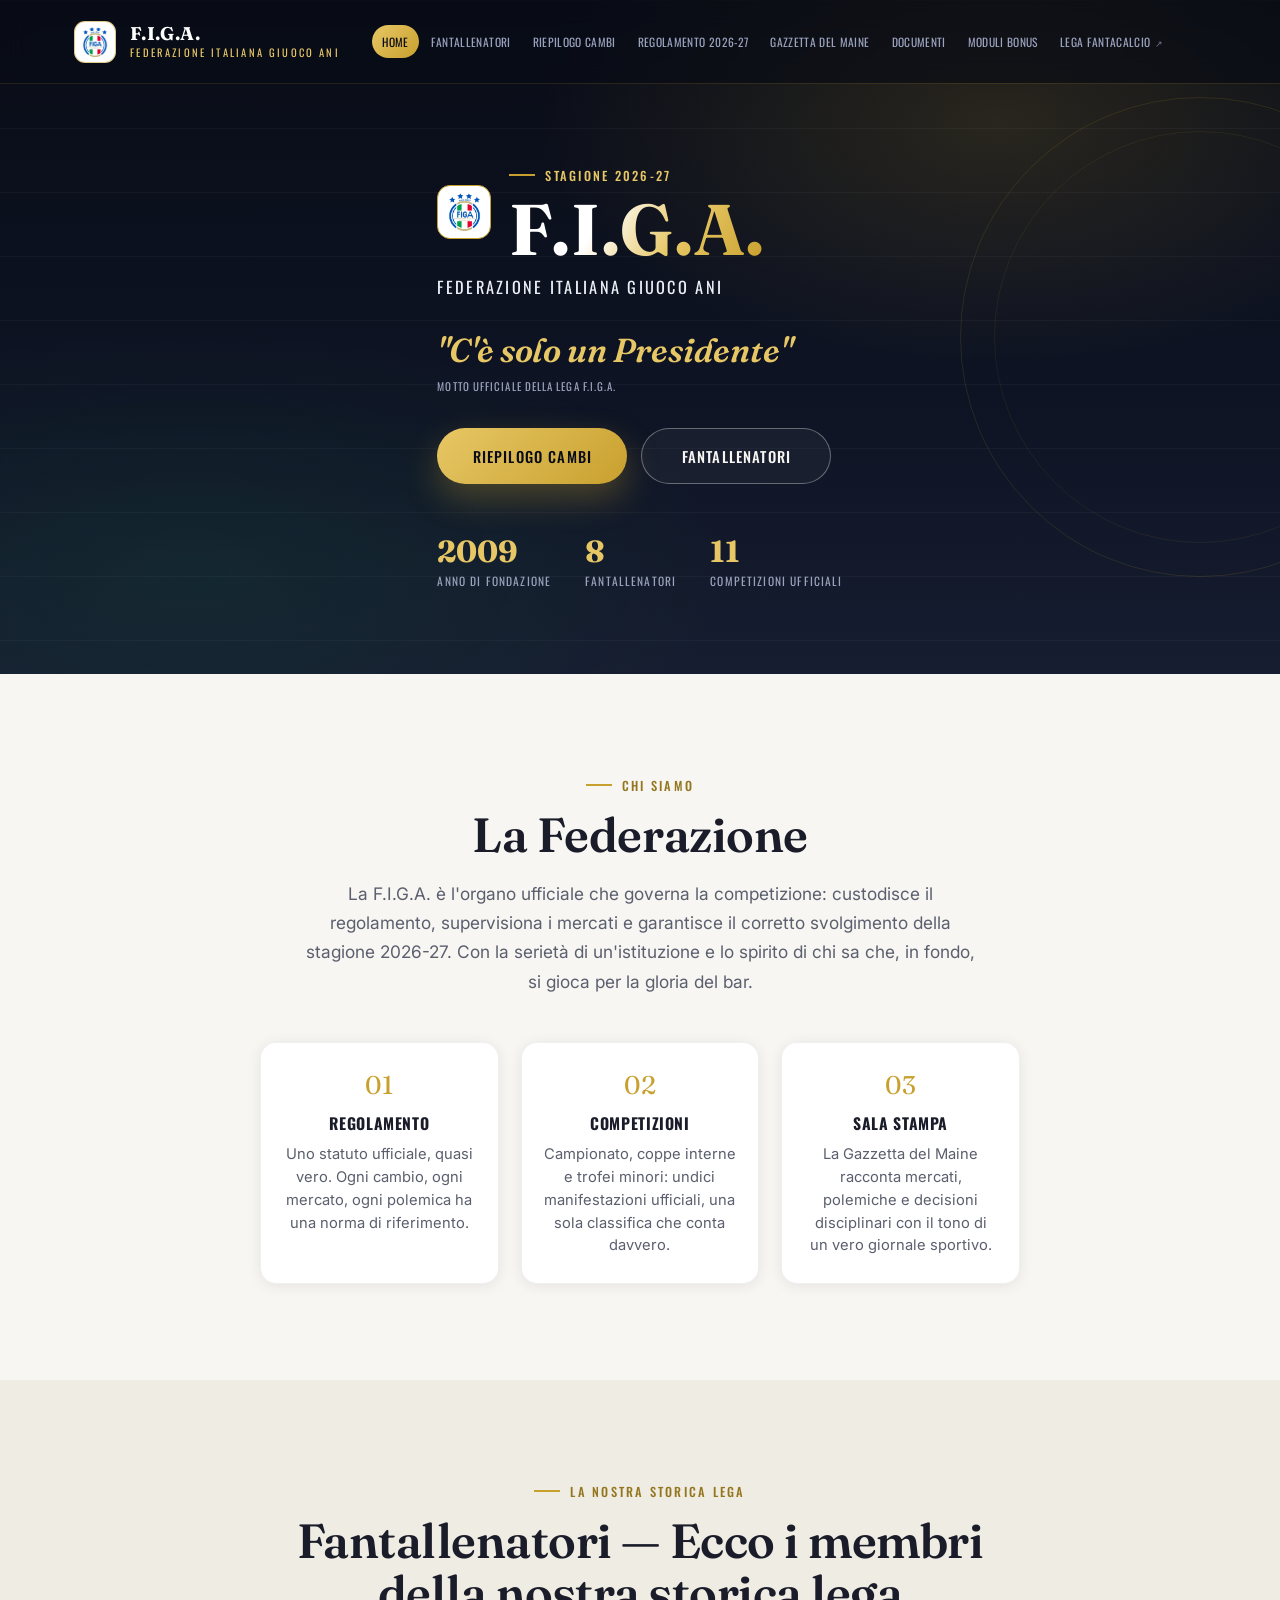
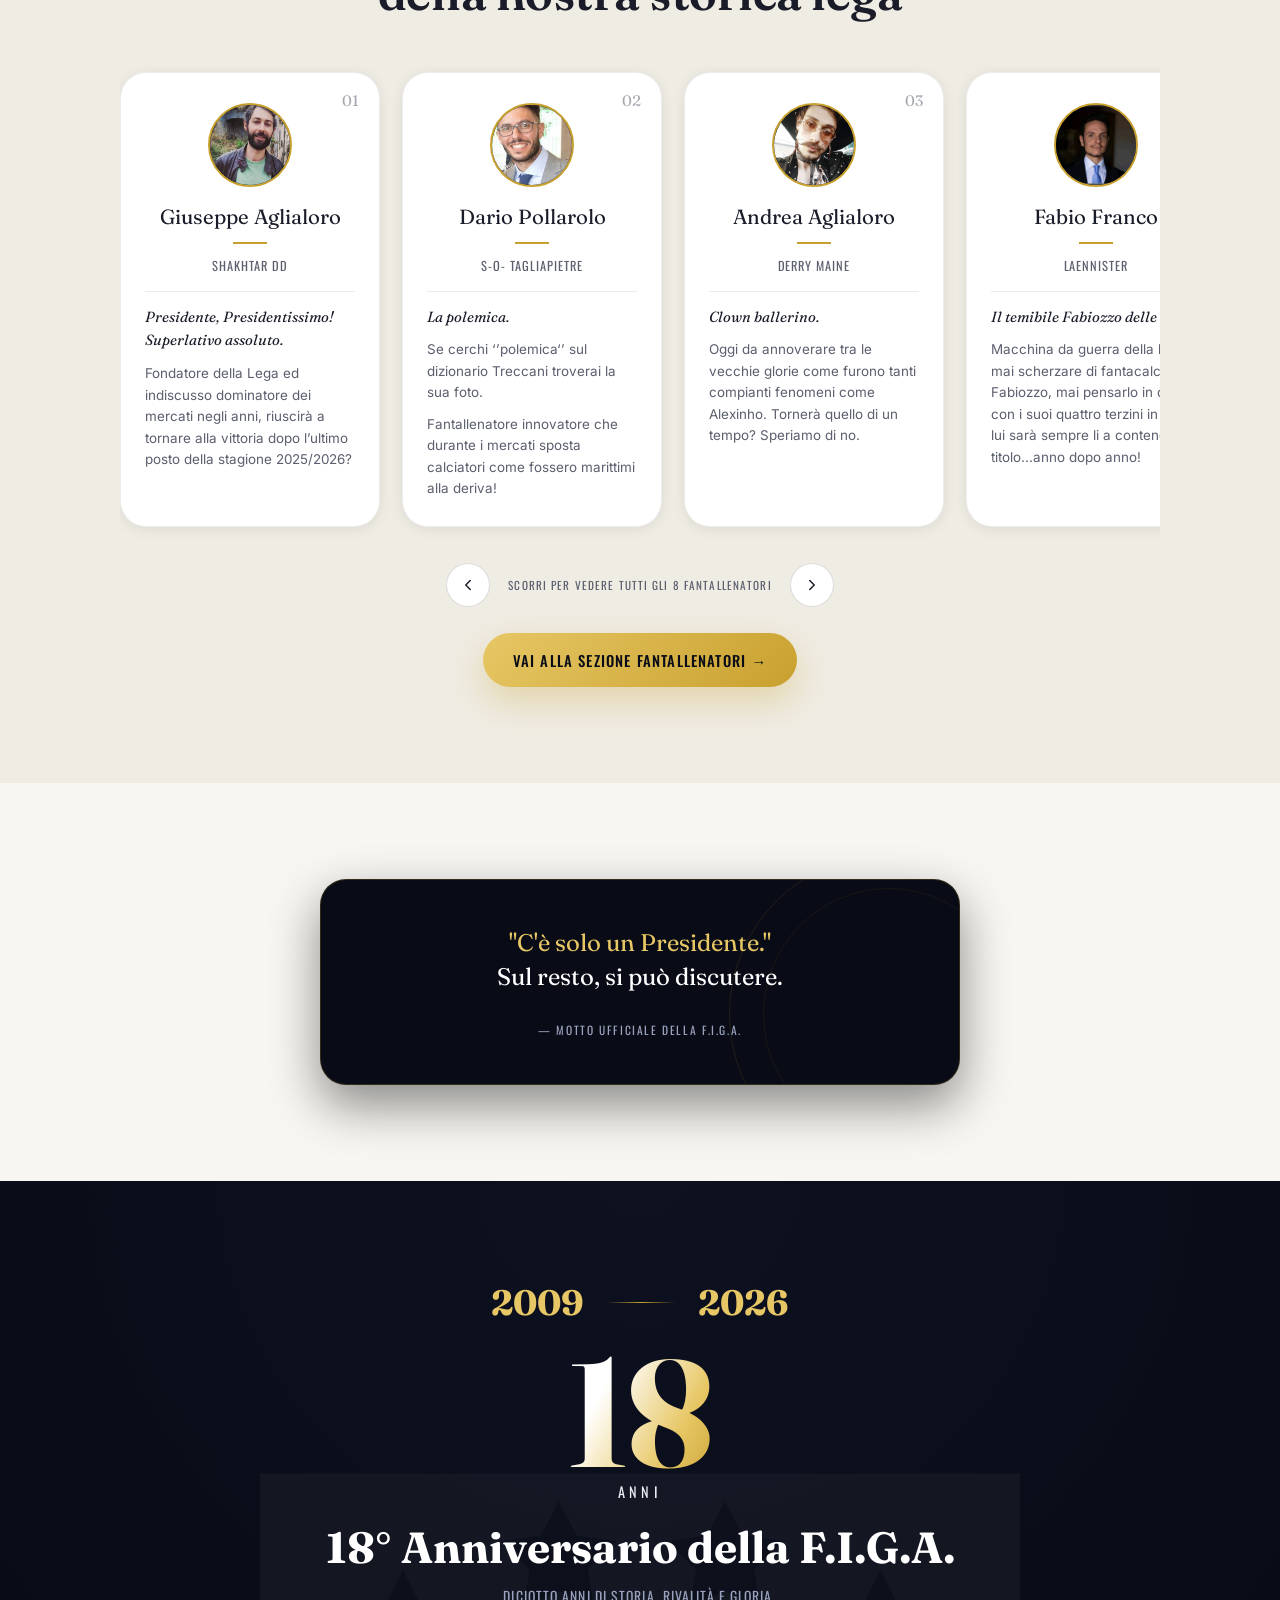
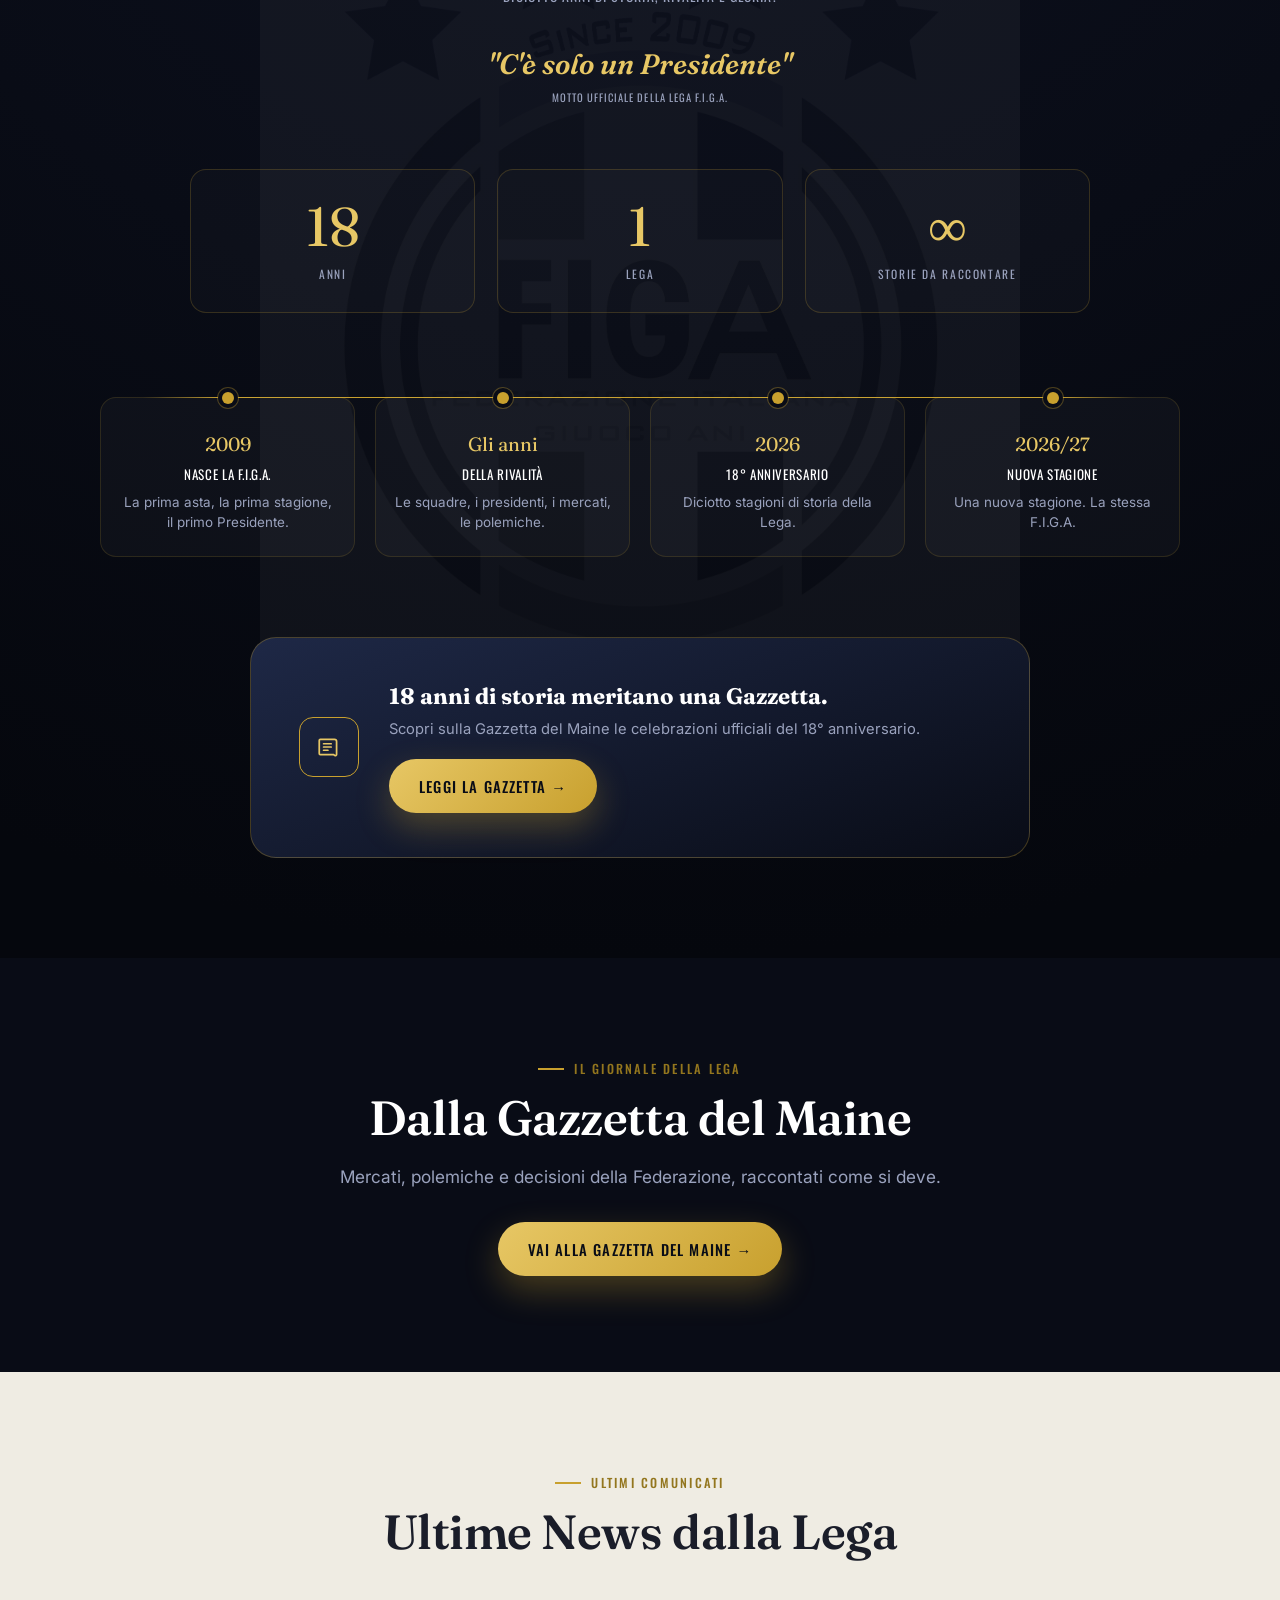
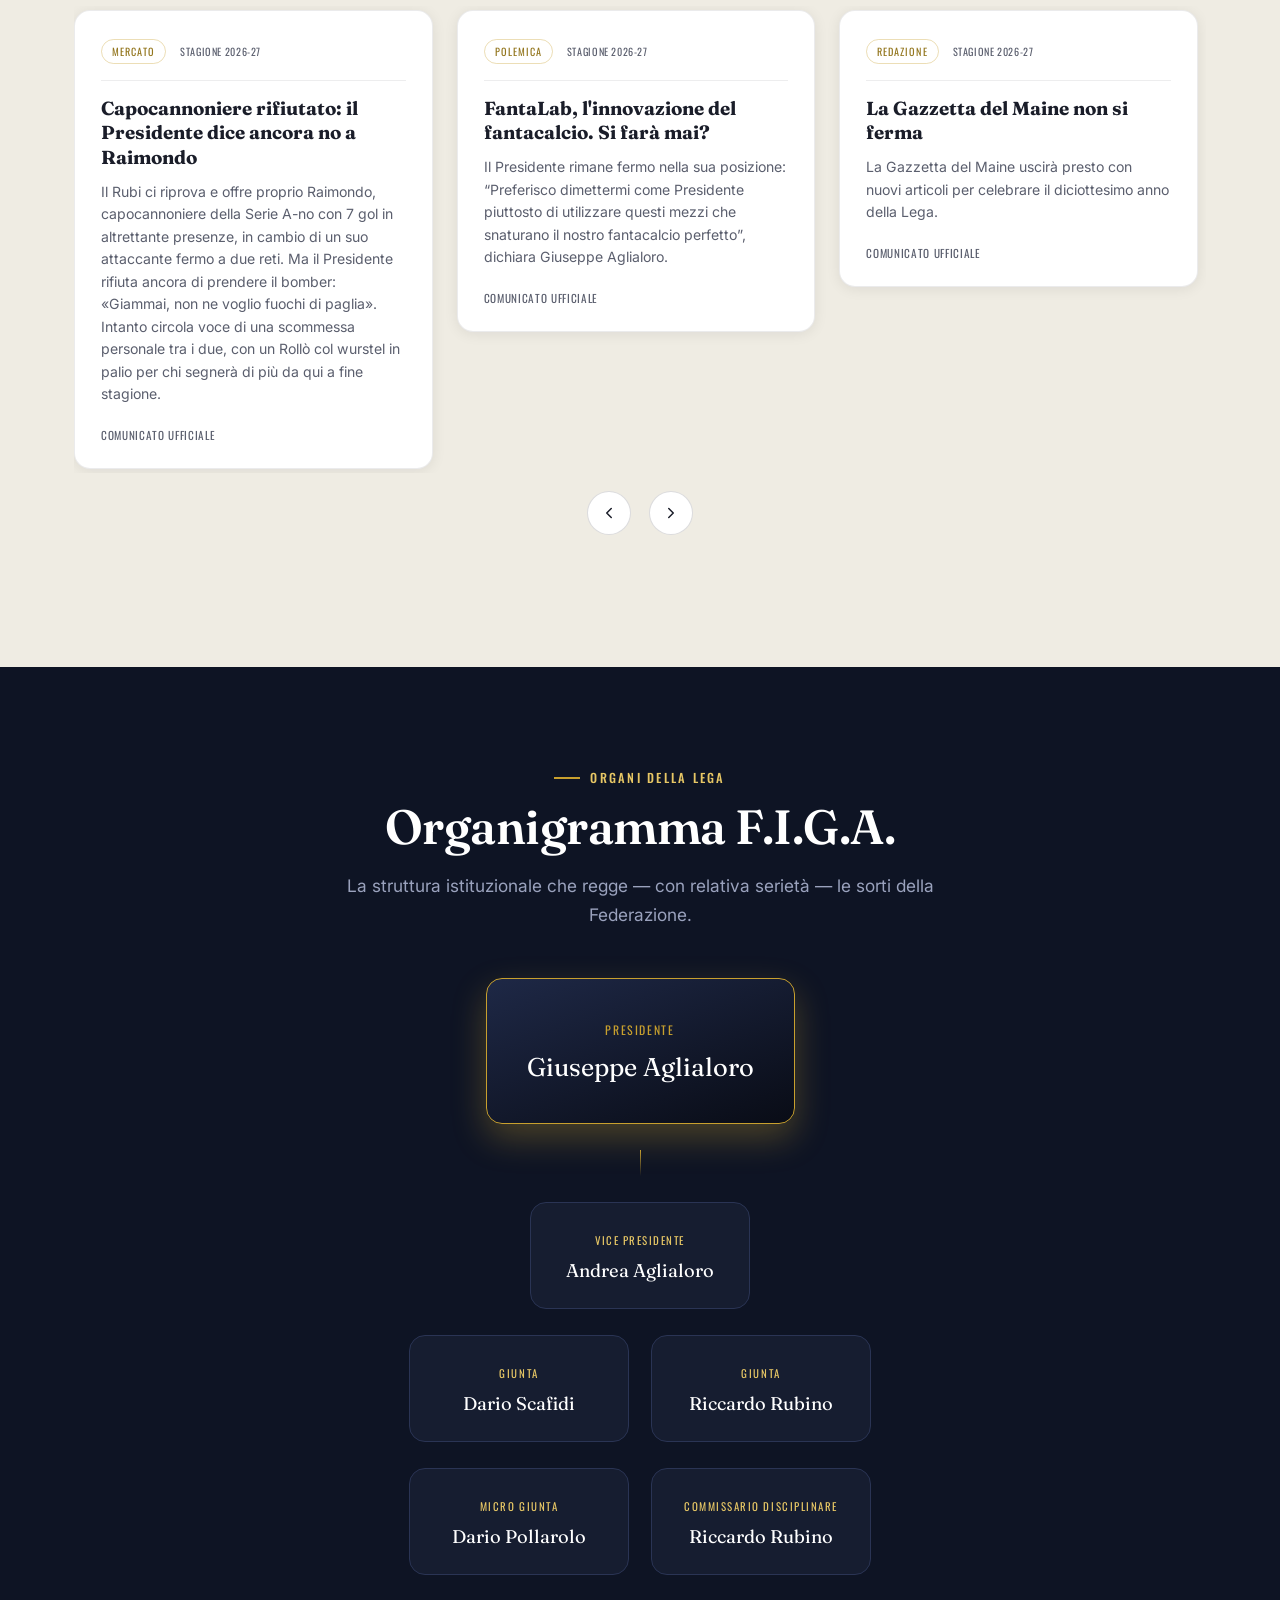
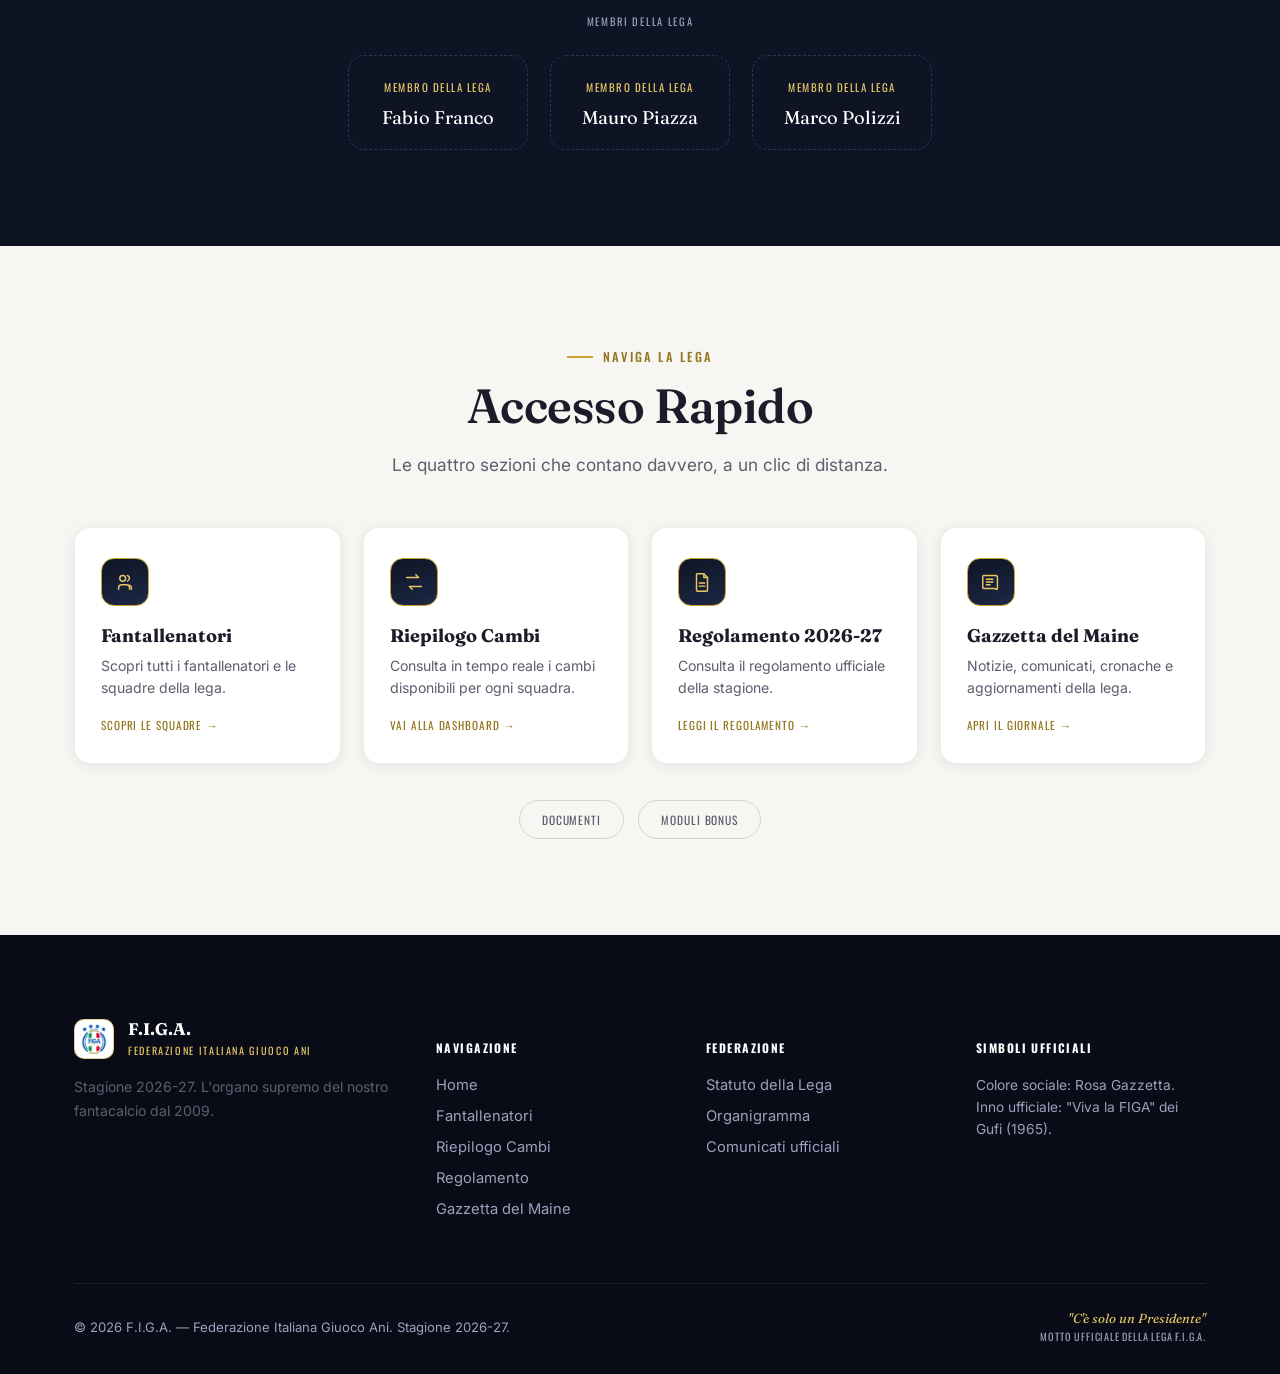
<file: index.html>
<!DOCTYPE html>
<html lang="it">
<head>
<meta charset="UTF-8">
<meta name="viewport" content="width=device-width, initial-scale=1.0">
<title>F.I.G.A. — Federazione Italiana Giuoco Ani</title>
<meta name="description" content="F.I.G.A. — Federazione Italiana Giuoco Ani. Sito ufficiale della lega di fantacalcio. Stagione 2026-27. C'è solo un Presidente.">

<meta property="og:type" content="website">
<meta property="og:title" content="F.I.G.A. — Federazione Italiana Giuoco Ani">
<meta property="og:description" content="F.I.G.A. — Federazione Italiana Giuoco Ani. Sito ufficiale della lega di fantacalcio. Stagione 2026-27. C'è solo un Presidente.">
<meta property="og:image" content="image/logo.jpg">

<link rel="icon" type="image/jpeg" href="image/logo.jpg">
<link rel="apple-touch-icon" href="image/logo.jpg">

<link rel="preconnect" href="https://fonts.googleapis.com">
<link rel="preconnect" href="https://fonts.gstatic.com" crossorigin>
<link href="https://fonts.googleapis.com/css2?family=Fraunces:ital,opsz,wght@0,9..144,500;0,9..144,600;0,9..144,700;1,9..144,600&family=Oswald:wght@400;500;600&family=Inter:wght@400;500;600&display=swap" rel="stylesheet">

<link rel="stylesheet" href="css/style.css?v=20261029">
</head>
<body>

<header class="site-header">
  <div class="container header-inner">
    <a href="index.html" class="brand">
      <span class="brand-mark"><img src="image/logo.jpg" alt="Stemma F.I.G.A."></span>
      <span class="brand-text">
        <strong>F.I.G.A.</strong>
        <span>Federazione Italiana Giuoco Ani</span>
      </span>
    </a>

    <nav class="main-nav">
      <ul>
        <li><a href="index.html" class="active" aria-current="page">Home</a></li>
        <li><a href="fantallenatori.html">Fantallenatori</a></li>
        <li><a href="cambi.html">Riepilogo Cambi</a></li>
        <li><a href="regolamento.html">Regolamento 2026-27</a></li>
        <li><a href="gazzetta.html">Gazzetta del Maine</a></li>
        <li><a href="documenti.html">Documenti</a></li>
        <li><a href="moduli-bonus.html">Moduli Bonus</a></li>
        <li><a href="https://leghe.fantacalcio.it/federazione-italiana-giuoco-ani/view/competition/19913/dashboard" target="_blank" rel="noopener" class="main-nav-esterno">Lega Fantacalcio</a></li>
      </ul>
    </nav>

    <div class="header-cta">
      <span class="header-motto">"C'è solo un Presidente"</span>
      <button class="hamburger" aria-label="Apri il menu" aria-expanded="false">
        <span></span>
      </button>
    </div>
  </div>
</header>

<main>

  <!-- HERO -->
  <section class="hero">
    <div class="sigillo hero-sigillo" aria-hidden="true"></div>
    <div class="container hero-inner">
      <div class="hero-testo">
        <div class="hero-brand-row">
          <span class="hero-logo-small"><img src="image/logo.jpg" alt="Stemma F.I.G.A."></span>
          <div>
            <span class="eyebrow eyebrow--light hero-eyebrow">Stagione 2026-27</span>
            <h1 class="hero-title">F.I.G.A.</h1>
          </div>
        </div>

        <p class="hero-subtitle">Federazione Italiana Giuoco Ani</p>
        <p class="hero-motto">"C'è solo un Presidente"</p>
        <p class="hero-motto-label">Motto ufficiale della lega F.I.G.A.</p>

        <div class="hero-actions">
          <a href="cambi.html" class="btn btn-oro">Riepilogo Cambi</a>
          <a href="fantallenatori.html" class="btn btn-ghost">Fantallenatori</a>
        </div>

        <div class="hero-stats">
          <div class="hero-stat">
            <strong>2009</strong>
            <span>Anno di fondazione</span>
          </div>
          <div class="hero-stat">
            <strong>8</strong>
            <span>Fantallenatori</span>
          </div>
          <div class="hero-stat">
            <strong>11</strong>
            <span>Competizioni ufficiali</span>
          </div>
        </div>
      </div>
    </div>
  </section>

  <!-- LA FEDERAZIONE -->
  <section id="federazione" class="section-pad">
    <div class="container">
      <div class="federazione-testo reveal">
        <span class="eyebrow">Chi siamo</span>
        <h2 class="section-title">La Federazione</h2>
        <p class="section-lede">
          La F.I.G.A. è l'organo ufficiale che governa la competizione: custodisce il
          regolamento, supervisiona i mercati e garantisce il corretto svolgimento
          della stagione 2026-27. Con la serietà di un'istituzione e lo spirito di
          chi sa che, in fondo, si gioca per la gloria del bar.
        </p>

        <div class="pilastri">
          <div class="pilastro">
            <span class="pilastro-num">01</span>
            <h4>Regolamento</h4>
            <p>Uno statuto ufficiale, quasi vero. Ogni cambio, ogni mercato, ogni polemica ha una norma di riferimento.</p>
          </div>
          <div class="pilastro">
            <span class="pilastro-num">02</span>
            <h4>Competizioni</h4>
            <p>Campionato, coppe interne e trofei minori: undici manifestazioni ufficiali, una sola classifica che conta davvero.</p>
          </div>
          <div class="pilastro">
            <span class="pilastro-num">03</span>
            <h4>Sala Stampa</h4>
            <p>La Gazzetta del Maine racconta mercati, polemiche e decisioni disciplinari con il tono di un vero giornale sportivo.</p>
          </div>
        </div>
      </div>
    </div>
  </section>

  <!-- FANTALLENATORI — SLIDER -->
  <section class="section-pad section-crema">
    <div class="container">
      <div class="section-head center reveal">
        <span class="eyebrow">La nostra storica lega</span>
        <h2 class="section-title">Fantallenatori — Ecco i membri della nostra storica lega</h2>
      </div>

      <div class="fant-slider reveal">
        <div class="fant-slider-viewport">
          <div class="fant-slider-track" data-fant-slider-track>
            <!-- Popolato da js/team.js a partire da js/team-data.js -->
          </div>
        </div>

        <div class="fant-slider-controls">
          <button type="button" class="fant-slider-btn" data-fant-slider-prev aria-label="Fantallenatore precedente">
            <svg viewBox="0 0 24 24" fill="none" stroke="currentColor" stroke-width="2" stroke-linecap="round" stroke-linejoin="round"><path d="M15 18l-6-6 6-6"/></svg>
          </button>
          <span class="fant-slider-hint">Scorri per vedere tutti gli 8 fantallenatori</span>
          <button type="button" class="fant-slider-btn" data-fant-slider-next aria-label="Fantallenatore successivo">
            <svg viewBox="0 0 24 24" fill="none" stroke="currentColor" stroke-width="2" stroke-linecap="round" stroke-linejoin="round"><path d="M9 18l6-6-6-6"/></svg>
          </button>
        </div>

        <div class="fant-slider-cta">
          <a href="fantallenatori.html" class="btn btn-oro">Vai alla sezione Fantallenatori →</a>
        </div>
      </div>
    </div>
  </section>

  <!-- MOTTO -->
  <section class="section-pad">
    <div class="container">
      <div class="reveal federazione-card federazione-card--sola">
        <div class="sigillo" aria-hidden="true"></div>
        <p class="federazione-quote">
          <span>"C'è solo un Presidente."</span><br>
          Sul resto, si può discutere.
        </p>
        <p class="federazione-firma">— Motto ufficiale della F.I.G.A.</p>
      </div>
    </div>
  </section>

  <!-- 18° ANNIVERSARIO / HALL OF FAME -->
  <section class="anniversario">
    <img class="anniversario-watermark" src="image/logo.jpg" alt="" aria-hidden="true">
    <div class="container anniversario-inner">

      <div class="anniversario-date-riga">
        <strong>2009</strong>
        <span class="anniversario-date-linea" aria-hidden="true"></span>
        <strong>2026</strong>
      </div>

      <div class="anniversario-cifra">
        <span class="numero">18</span>
        <span class="parola">Anni</span>
      </div>

      <h2 class="anniversario-titolo">18° Anniversario della F.I.G.A.</h2>
      <p class="anniversario-tagline">Diciotto anni di storia, rivalità e gloria.</p>

      <p class="anniversario-motto">"C'è solo un Presidente"</p>
      <p class="anniversario-motto-label">Motto ufficiale della Lega F.I.G.A.</p>

      <div class="stat-blocchi reveal">
        <div class="stat-blocco">
          <span class="numero">18</span>
          <span class="etichetta">Anni</span>
        </div>
        <div class="stat-blocco">
          <span class="numero">1</span>
          <span class="etichetta">Lega</span>
        </div>
        <div class="stat-blocco">
          <span class="numero">∞</span>
          <span class="etichetta">Storie da raccontare</span>
        </div>
      </div>

      <div class="timeline reveal">
        <div class="timeline-linea" aria-hidden="true"></div>
        <div class="timeline-righe">
          <div class="timeline-tappa">
            <div class="anno">2009</div>
            <div class="titolo">Nasce la F.I.G.A.</div>
            <p>La prima asta, la prima stagione, il primo Presidente.</p>
          </div>
          <div class="timeline-tappa">
            <div class="anno">Gli anni</div>
            <div class="titolo">Della rivalità</div>
            <p>Le squadre, i presidenti, i mercati, le polemiche.</p>
          </div>
          <div class="timeline-tappa">
            <div class="anno">2026</div>
            <div class="titolo">18° anniversario</div>
            <p>Diciotto stagioni di storia della Lega.</p>
          </div>
          <div class="timeline-tappa">
            <div class="anno">2026/27</div>
            <div class="titolo">Nuova stagione</div>
            <p>Una nuova stagione. La stessa F.I.G.A.</p>
          </div>
        </div>
      </div>

      <div class="gazzetta-cta reveal">
        <span class="gazzetta-cta-icona" aria-hidden="true">
          <svg viewBox="0 0 24 24" fill="none" stroke="currentColor" stroke-width="1.6" stroke-linecap="round" stroke-linejoin="round"><path d="M4 5h13a2 2 0 0 1 2 2v12a1 1 0 0 1-1.6.8L16 19H4a1 1 0 0 1-1-1V6a1 1 0 0 1 1-1Z"/><path d="M7 9h7M7 12h7M7 15h4"/></svg>
        </span>
        <div>
          <h3>18 anni di storia meritano una Gazzetta.</h3>
          <p>Scopri sulla Gazzetta del Maine le celebrazioni ufficiali del 18° anniversario.</p>
          <a href="gazzetta.html" class="btn btn-oro">Leggi la Gazzetta →</a>
        </div>
      </div>

    </div>
  </section>

  <!-- FANTALLENATORI — SLIDER -->
  <!-- DALLA GAZZETTA DEL MAINE -->
  <section class="section-pad gazzetta-invito">
    <div class="container">
      <div class="gazzetta-invito-box reveal">
        <span class="eyebrow">Il giornale della Lega</span>
        <h2 class="section-title">Dalla Gazzetta del Maine</h2>
        <p class="section-lede">Mercati, polemiche e decisioni della Federazione, raccontati come si deve.</p>
        <a href="gazzetta.html" class="btn btn-oro">Vai alla Gazzetta del Maine →</a>
      </div>
    </div>
  </section>

  <!-- ULTIME NEWS DALLA LEGA -->
  <section class="section-pad section-crema">
    <div class="container">
      <div class="section-head center reveal">
        <span class="eyebrow">Ultimi comunicati</span>
        <h2 class="section-title">Ultime News dalla Lega</h2>
      </div>

      <div class="gazzetta-slider">
        <div class="gazzetta-slider-viewport">
          <div class="news-grid" data-home-news></div>
        </div>
        <div class="gazzetta-slider-controls">
          <button type="button" class="fant-slider-btn" data-home-news-prev aria-label="News precedente">
            <svg viewBox="0 0 24 24" fill="none" stroke="currentColor" stroke-width="2" stroke-linecap="round" stroke-linejoin="round"><path d="M15 18l-6-6 6-6"/></svg>
          </button>
          <button type="button" class="fant-slider-btn" data-home-news-next aria-label="News successiva">
            <svg viewBox="0 0 24 24" fill="none" stroke="currentColor" stroke-width="2" stroke-linecap="round" stroke-linejoin="round"><path d="M9 18l6-6-6-6"/></svg>
          </button>
        </div>
      </div>
    </div>
  </section>

  <!-- ORGANIGRAMMA -->
  <section class="section-pad section-scura">
    <div class="container">
      <div class="section-head center reveal">
        <span class="eyebrow eyebrow--light">Organi della Lega</span>
        <h2 class="section-title">Organigramma F.I.G.A.</h2>
        <p class="section-lede">La struttura istituzionale che regge — con relativa serietà — le sorti della Federazione.</p>
      </div>

      <div class="organigramma reveal">
        <div class="og-card og-card--presidente">
          <span class="og-ruolo">Presidente</span>
          <div class="og-nome">Giuseppe Aglialoro</div>
        </div>

        <div class="og-connettore" aria-hidden="true"></div>

        <div class="og-riga">
          <div class="og-card">
            <span class="og-ruolo">Vice Presidente</span>
            <div class="og-nome">Andrea Aglialoro</div>
          </div>
        </div>

        <div class="og-riga">
          <div class="og-card">
            <span class="og-ruolo">Giunta</span>
            <div class="og-nome">Dario Scafidi</div>
          </div>
          <div class="og-card">
            <span class="og-ruolo">Giunta</span>
            <div class="og-nome">Riccardo Rubino</div>
          </div>
        </div>

        <div class="og-riga">
          <div class="og-card">
            <span class="og-ruolo">Micro Giunta</span>
            <div class="og-nome">Dario Pollarolo</div>
          </div>
          <div class="og-card">
            <span class="og-ruolo">Commissario Disciplinare</span>
            <div class="og-nome">Riccardo Rubino</div>
          </div>
        </div>

        <span class="og-gruppo-titolo">Membri della Lega</span>

        <div class="og-riga">
          <div class="og-card og-card--membro">
            <span class="og-ruolo">Membro della Lega</span>
            <div class="og-nome">Fabio Franco</div>
          </div>
          <div class="og-card og-card--membro">
            <span class="og-ruolo">Membro della Lega</span>
            <div class="og-nome">Mauro Piazza</div>
          </div>
          <div class="og-card og-card--membro">
            <span class="og-ruolo">Membro della Lega</span>
            <div class="og-nome">Marco Polizzi</div>
          </div>
        </div>
      </div>
    </div>
  </section>

  <!-- ACCESSO RAPIDO -->
  <section class="section-pad">
    <div class="container">
      <div class="section-head center reveal">
        <span class="eyebrow">Naviga la Lega</span>
        <h2 class="section-title">Accesso Rapido</h2>
        <p class="section-lede">Le quattro sezioni che contano davvero, a un clic di distanza.</p>
      </div>

      <div class="accesso-grid">
        <a href="fantallenatori.html" class="accesso-card reveal">
          <span class="accesso-icona" aria-hidden="true">
            <svg width="22" height="22" viewBox="0 0 24 24" fill="none" stroke="currentColor" stroke-width="1.6" stroke-linecap="round" stroke-linejoin="round"><path d="M17 20v-1.5a3.5 3.5 0 0 0-3.5-3.5h-5A3.5 3.5 0 0 0 5 18.5V20"/><circle cx="9.5" cy="8" r="3.2"/><path d="M19 20v-1.5a3.2 3.2 0 0 0-2.2-3"/><path d="M14.6 4.9a3.2 3.2 0 0 1 0 6.1"/></svg>
          </span>
          <h4>Fantallenatori</h4>
          <p>Scopri tutti i fantallenatori e le squadre della lega.</p>
          <span class="accesso-link">Scopri le squadre →</span>
        </a>

        <a href="cambi.html" class="accesso-card reveal">
          <span class="accesso-icona" aria-hidden="true">
            <svg width="22" height="22" viewBox="0 0 24 24" fill="none" stroke="currentColor" stroke-width="1.6" stroke-linecap="round" stroke-linejoin="round"><path d="M4 7h13l-3-3"/><path d="M20 17H7l3 3"/></svg>
          </span>
          <h4>Riepilogo Cambi</h4>
          <p>Consulta in tempo reale i cambi disponibili per ogni squadra.</p>
          <span class="accesso-link">Vai alla dashboard →</span>
        </a>

        <a href="regolamento.html" class="accesso-card reveal">
          <span class="accesso-icona" aria-hidden="true">
            <svg width="22" height="22" viewBox="0 0 24 24" fill="none" stroke="currentColor" stroke-width="1.6" stroke-linecap="round" stroke-linejoin="round"><path d="M7 3h7l4 4v14a1 1 0 0 1-1 1H7a1 1 0 0 1-1-1V4a1 1 0 0 1 1-1Z"/><path d="M14 3v4h4"/><path d="M9 13h6M9 16.5h6"/></svg>
          </span>
          <h4>Regolamento 2026-27</h4>
          <p>Consulta il regolamento ufficiale della stagione.</p>
          <span class="accesso-link">Leggi il regolamento →</span>
        </a>

        <a href="gazzetta.html" class="accesso-card reveal">
          <span class="accesso-icona" aria-hidden="true">
            <svg width="22" height="22" viewBox="0 0 24 24" fill="none" stroke="currentColor" stroke-width="1.6" stroke-linecap="round" stroke-linejoin="round"><path d="M4 5h13a2 2 0 0 1 2 2v12a1 1 0 0 1-1.6.8L16 19H4a1 1 0 0 1-1-1V6a1 1 0 0 1 1-1Z"/><path d="M7 9h7M7 12h7M7 15h4"/></svg>
          </span>
          <h4>Gazzetta del Maine</h4>
          <p>Notizie, comunicati, cronache e aggiornamenti della lega.</p>
          <span class="accesso-link">Apri il giornale →</span>
        </a>
      </div>

      <div class="link-secondari reveal">
        <a href="documenti.html" class="link-secondario">Documenti</a>
        <a href="moduli-bonus.html" class="link-secondario">Moduli Bonus</a>
      </div>
    </div>
  </section>

</main>

<footer class="site-footer">
  <div class="container">
    <div class="footer-grid">
      <div class="footer-col">
        <div class="footer-brand">
          <img src="image/logo.jpg" alt="Stemma F.I.G.A.">
          <div>
            <strong>F.I.G.A.</strong>
            <span>Federazione Italiana Giuoco Ani</span>
          </div>
        </div>
        <p class="section-lede" style="font-size:0.88rem; margin-top: 10px; max-width: 40ch;">
          Stagione 2026-27. L'organo supremo del nostro fantacalcio dal 2009.
        </p>
      </div>

      <div class="footer-col">
        <h5>Navigazione</h5>
        <ul>
          <li><a href="index.html">Home</a></li>
          <li><a href="fantallenatori.html">Fantallenatori</a></li>
          <li><a href="cambi.html">Riepilogo Cambi</a></li>
          <li><a href="regolamento.html">Regolamento</a></li>
          <li><a href="gazzetta.html">Gazzetta del Maine</a></li>
        </ul>
      </div>

      <div class="footer-col">
        <h5>Federazione</h5>
        <ul>
          <li><a href="regolamento.html">Statuto della Lega</a></li>
          <li><a href="index.html#federazione">Organigramma</a></li>
          <li><a href="gazzetta.html">Comunicati ufficiali</a></li>
        </ul>
      </div>

      <div class="footer-col footer-simboli">
        <h5>Simboli ufficiali</h5>
        <p>Colore sociale: Rosa Gazzetta.<br>Inno ufficiale: "Viva la FIGA" dei Gufi (1965).</p>
      </div>
    </div>

    <div class="footer-bottom">
      <span>© 2026 F.I.G.A. — Federazione Italiana Giuoco Ani. Stagione 2026-27.</span>
      <span class="motto-blocco">
        <span class="motto">"C'è solo un Presidente"</span>
        <span class="motto-label">Motto ufficiale della lega F.I.G.A.</span>
      </span>
    </div>
  </div>
</footer>

<script src="js/news-data.js?v=20261029"></script>
<script src="js/news.js?v=20261029"></script>
<script src="js/team-data.js?v=20261029"></script>
<script src="js/team.js?v=20261029"></script>
<script src="js/main.js?v=20261029"></script>
</body>
</html>
</file>
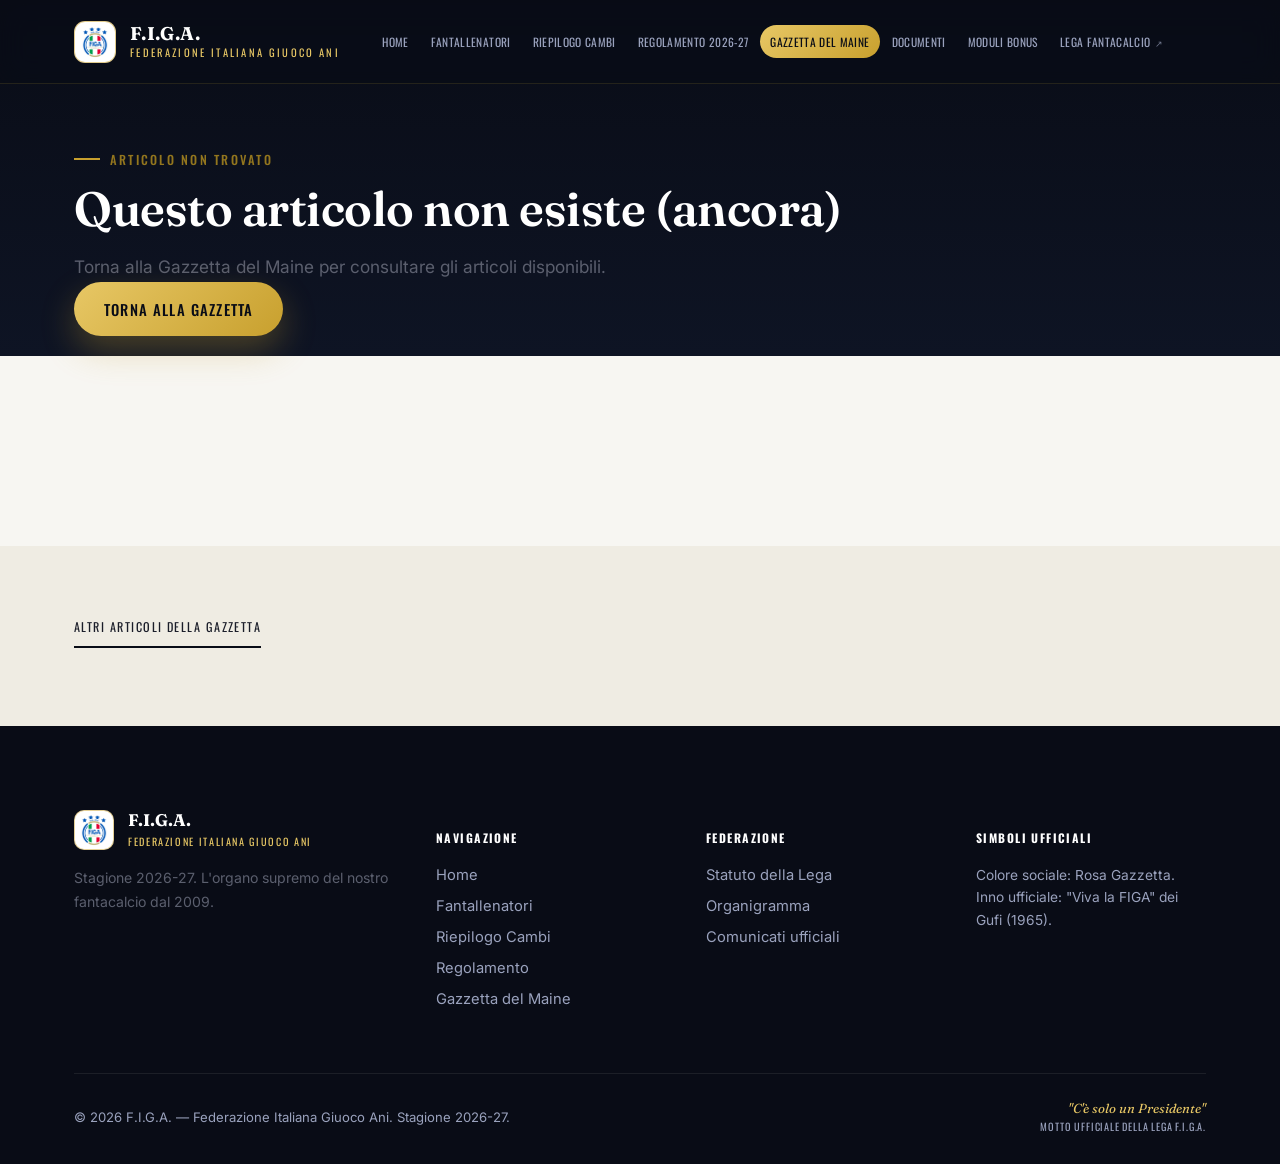
<file: articolo.html>
<!DOCTYPE html>
<html lang="it">
<head>
<meta charset="UTF-8">
<meta name="viewport" content="width=device-width, initial-scale=1.0">
<title>Articolo — Gazzetta del Maine — F.I.G.A.</title>
<meta name="description" content="Gli articoli della Gazzetta del Maine, il giornale ufficiale della Federazione Italiana Giuoco Ani.">

<meta property="og:type" content="article">
<meta property="og:title" content="Gazzetta del Maine — F.I.G.A.">
<meta property="og:image" content="image/logo.jpg">

<link rel="icon" type="image/jpeg" href="image/logo.jpg">
<link rel="apple-touch-icon" href="image/logo.jpg">

<link rel="preconnect" href="https://fonts.googleapis.com">
<link rel="preconnect" href="https://fonts.gstatic.com" crossorigin>
<link href="https://fonts.googleapis.com/css2?family=Fraunces:ital,opsz,wght@0,9..144,500;0,9..144,600;0,9..144,700;1,9..144,600&family=Oswald:wght@400;500;600&family=Inter:wght@400;500;600&display=swap" rel="stylesheet">

<link rel="stylesheet" href="css/style.css?v=20261029">
</head>
<body>

<header class="site-header">
  <div class="container header-inner">
    <a href="index.html" class="brand">
      <span class="brand-mark"><img src="image/logo.jpg" alt="Stemma F.I.G.A."></span>
      <span class="brand-text">
        <strong>F.I.G.A.</strong>
        <span>Federazione Italiana Giuoco Ani</span>
      </span>
    </a>

    <nav class="main-nav">
      <ul>
        <li><a href="index.html">Home</a></li>
        <li><a href="fantallenatori.html">Fantallenatori</a></li>
        <li><a href="cambi.html">Riepilogo Cambi</a></li>
        <li><a href="regolamento.html">Regolamento 2026-27</a></li>
        <li><a href="gazzetta.html" class="active" aria-current="page">Gazzetta del Maine</a></li>
        <li><a href="documenti.html">Documenti</a></li>
        <li><a href="moduli-bonus.html">Moduli Bonus</a></li>
        <li><a href="https://leghe.fantacalcio.it/federazione-italiana-giuoco-ani/view/competition/19913/dashboard" target="_blank" rel="noopener" class="main-nav-esterno">Lega Fantacalcio</a></li>
      </ul>
    </nav>

    <div class="header-cta">
      <span class="header-motto">"C'è solo un Presidente"</span>
      <button class="hamburger" aria-label="Apri il menu" aria-expanded="false">
        <span></span>
      </button>
    </div>
  </div>
</header>

<main>

  <section class="articolo-header">
    <div class="container" data-articolo-root>
      <!-- Popolato da js/news.js in base a ?id= nell'URL -->
    </div>
  </section>

  <div class="articolo-corpo" data-articolo-corpo>
    <!-- Popolato da js/news.js -->
  </div>

  <nav class="articolo-nav" data-articolo-nav aria-label="Navigazione tra articoli">
    <!-- Popolato da js/news.js -->
  </nav>

  <section class="articolo-correlati-wrap">
    <div class="container">
      <span class="rubrica-titolo">Altri articoli della Gazzetta</span>
      <div class="news-grid" data-articolo-correlati style="margin-top: 20px;">
        <!-- Popolato da js/news.js -->
      </div>
    </div>
  </section>

</main>

<footer class="site-footer">
  <div class="container">
    <div class="footer-grid">
      <div class="footer-col">
        <div class="footer-brand">
          <img src="image/logo.jpg" alt="Stemma F.I.G.A.">
          <div>
            <strong>F.I.G.A.</strong>
            <span>Federazione Italiana Giuoco Ani</span>
          </div>
        </div>
        <p class="section-lede" style="font-size:0.88rem; margin-top: 10px; max-width: 40ch;">
          Stagione 2026-27. L'organo supremo del nostro fantacalcio dal 2009.
        </p>
      </div>

      <div class="footer-col">
        <h5>Navigazione</h5>
        <ul>
          <li><a href="index.html">Home</a></li>
          <li><a href="fantallenatori.html">Fantallenatori</a></li>
          <li><a href="cambi.html">Riepilogo Cambi</a></li>
          <li><a href="regolamento.html">Regolamento</a></li>
          <li><a href="gazzetta.html">Gazzetta del Maine</a></li>
        </ul>
      </div>

      <div class="footer-col">
        <h5>Federazione</h5>
        <ul>
          <li><a href="regolamento.html">Statuto della Lega</a></li>
          <li><a href="index.html#federazione">Organigramma</a></li>
          <li><a href="gazzetta.html">Comunicati ufficiali</a></li>
        </ul>
      </div>

      <div class="footer-col footer-simboli">
        <h5>Simboli ufficiali</h5>
        <p>Colore sociale: Rosa Gazzetta.<br>Inno ufficiale: "Viva la FIGA" dei Gufi (1965).</p>
      </div>
    </div>

    <div class="footer-bottom">
      <span>© 2026 F.I.G.A. — Federazione Italiana Giuoco Ani. Stagione 2026-27.</span>
      <span class="motto-blocco">
        <span class="motto">"C'è solo un Presidente"</span>
        <span class="motto-label">Motto ufficiale della lega F.I.G.A.</span>
      </span>
    </div>
  </div>
</footer>

<script src="js/news-data.js?v=20261029"></script>
<script src="js/news.js?v=20261029"></script>
<script src="js/main.js?v=20261029"></script>
</body>
</html>
</file>
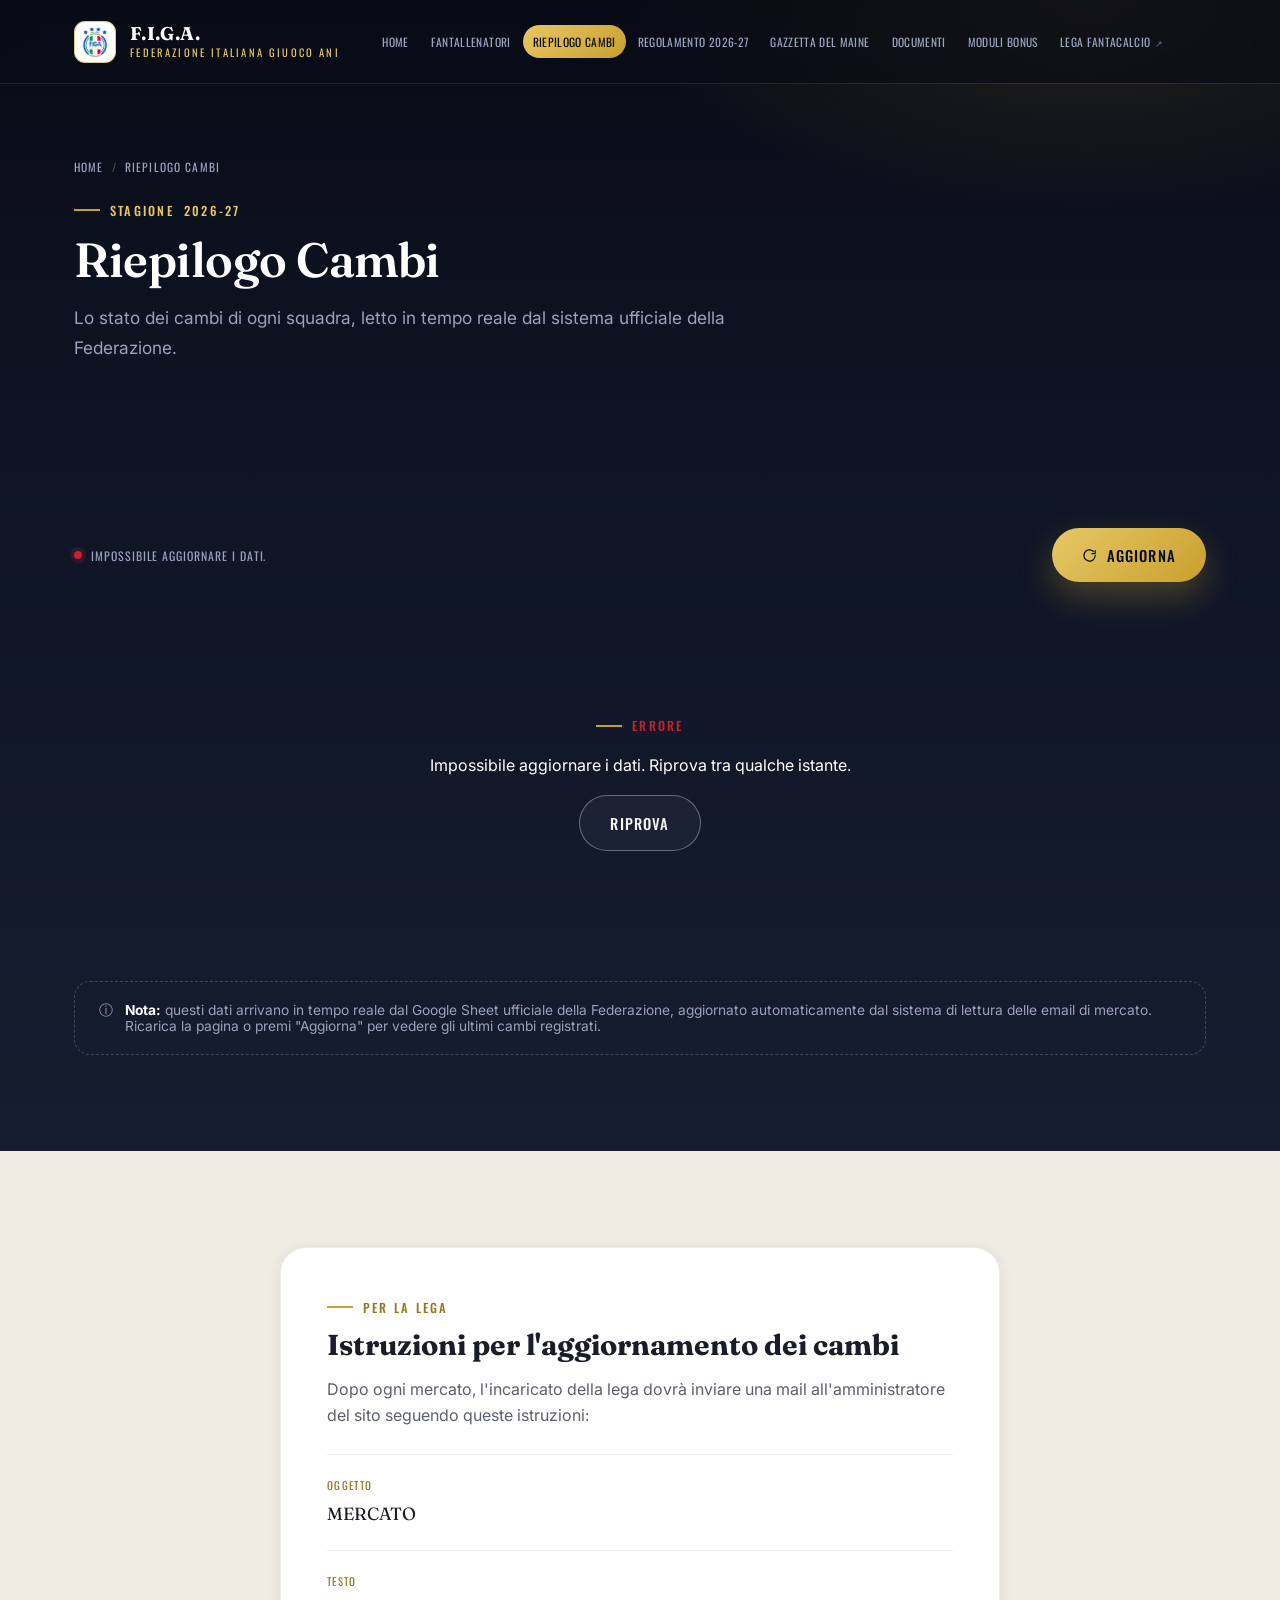
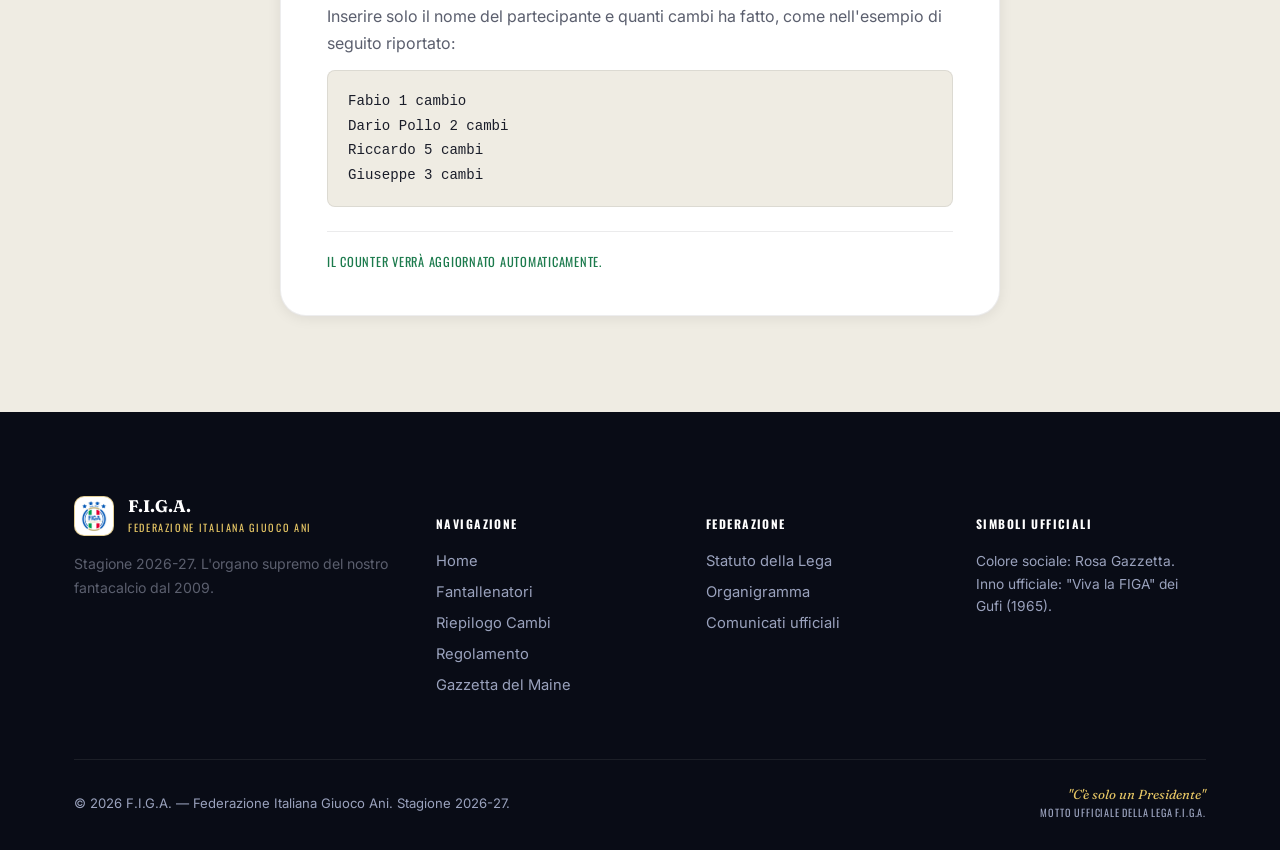
<file: cambi.html>
<!DOCTYPE html>
<html lang="it">
<head>
<meta charset="UTF-8">
<meta name="viewport" content="width=device-width, initial-scale=1.0">
<title>Riepilogo Cambi — F.I.G.A.</title>
<meta name="description" content="Cambi disponibili ed effettuati da ciascuna squadra della Federazione Italiana Giuoco Ani, aggiornati in tempo reale dal Google Sheet ufficiale.">

<meta property="og:type" content="website">
<meta property="og:title" content="Riepilogo Cambi — F.I.G.A.">
<meta property="og:description" content="Cambi disponibili ed effettuati, squadra per squadra, aggiornati in tempo reale.">
<meta property="og:image" content="image/logo.jpg">

<link rel="icon" type="image/jpeg" href="image/logo.jpg">
<link rel="apple-touch-icon" href="image/logo.jpg">

<link rel="preconnect" href="https://fonts.googleapis.com">
<link rel="preconnect" href="https://fonts.gstatic.com" crossorigin>
<link href="https://fonts.googleapis.com/css2?family=Fraunces:ital,opsz,wght@0,9..144,500;0,9..144,600;0,9..144,700;1,9..144,600&family=Oswald:wght@400;500;600&family=Inter:wght@400;500;600&display=swap" rel="stylesheet">

<link rel="stylesheet" href="css/style.css?v=20261029">
</head>
<body>

<header class="site-header">
  <div class="container header-inner">
    <a href="index.html" class="brand">
      <span class="brand-mark"><img src="image/logo.jpg" alt="Stemma F.I.G.A."></span>
      <span class="brand-text">
        <strong>F.I.G.A.</strong>
        <span>Federazione Italiana Giuoco Ani</span>
      </span>
    </a>

    <nav class="main-nav">
      <ul>
        <li><a href="index.html">Home</a></li>
        <li><a href="fantallenatori.html">Fantallenatori</a></li>
        <li><a href="cambi.html" class="active" aria-current="page">Riepilogo Cambi</a></li>
        <li><a href="regolamento.html">Regolamento 2026-27</a></li>
        <li><a href="gazzetta.html">Gazzetta del Maine</a></li>
        <li><a href="documenti.html">Documenti</a></li>
        <li><a href="moduli-bonus.html">Moduli Bonus</a></li>
        <li><a href="https://leghe.fantacalcio.it/federazione-italiana-giuoco-ani/view/competition/19913/dashboard" target="_blank" rel="noopener" class="main-nav-esterno">Lega Fantacalcio</a></li>
      </ul>
    </nav>

    <div class="header-cta">
      <span class="header-motto">"C'è solo un Presidente"</span>
      <button class="hamburger" aria-label="Apri il menu" aria-expanded="false">
        <span></span>
      </button>
    </div>
  </div>
</header>

<main>

  <section class="page-hero">
    <div class="container">
      <div class="breadcrumb"><a href="index.html">Home</a><span class="sep">/</span><span>Riepilogo Cambi</span></div>
      <span class="eyebrow eyebrow--light">Stagione <span data-stat-stagione>2026-27</span></span>
      <h1 class="section-title">Riepilogo Cambi</h1>
      <p class="section-lede">Lo stato dei cambi di ogni squadra, letto in tempo reale dal sistema ufficiale della Federazione.</p>
    </div>
  </section>

  <section class="section-pad cambi-section">
    <div class="container">

      <div class="dash-toolbar">
        <span class="dash-aggiornamento" data-stat-aggiornamento>
          <span class="puntino" aria-hidden="true"></span>
          <span data-aggiornamento-testo>Caricamento dati…</span>
        </span>
        <button type="button" class="btn btn-oro btn-aggiorna" data-btn-aggiorna>
          <svg viewBox="0 0 24 24" fill="none" stroke="currentColor" stroke-width="2" stroke-linecap="round" stroke-linejoin="round"><path d="M21 12a9 9 0 1 1-3-6.7"/><path d="M21 4v5h-5"/></svg>
          Aggiorna
        </button>
      </div>

      <div class="dash-stato" data-stato-caricamento>
        <div class="dash-spinner" aria-hidden="true"></div>
        <p>Caricamento dati...</p>
      </div>

      <div class="dash-stato dash-stato--errore" data-stato-errore>
        <span class="eyebrow">Errore</span>
        <p>Impossibile aggiornare i dati. Riprova tra qualche istante.</p>
        <button type="button" class="btn btn-ghost" data-btn-aggiorna>Riprova</button>
      </div>

      <div class="squadre-cambi-grid" data-cambi-griglia>
        <!-- Popolata da js/main.js tramite fetch() sull'API Google Apps Script -->
      </div>

      <div class="dash-nota">
        <span aria-hidden="true">ⓘ</span>
        <p><strong>Nota:</strong> questi dati arrivano in tempo reale dal Google Sheet ufficiale della Federazione, aggiornato automaticamente dal sistema di lettura delle email di mercato. Ricarica la pagina o premi "Aggiorna" per vedere gli ultimi cambi registrati.</p>
      </div>

    </div>
  </section>

  <section class="section-pad section-crema">
    <div class="container">
      <div class="istruzioni-card reveal">
        <span class="eyebrow">Per la Lega</span>
        <h2 class="istruzioni-titolo">Istruzioni per l'aggiornamento dei cambi</h2>
        <p class="istruzioni-testo">Dopo ogni mercato, l'incaricato della lega dovrà inviare una mail all'amministratore del sito seguendo queste istruzioni:</p>

        <div class="istruzioni-campo">
          <span class="istruzioni-label">Oggetto</span>
          <div class="istruzioni-valore istruzioni-valore--oggetto">MERCATO</div>
        </div>

        <div class="istruzioni-campo">
          <span class="istruzioni-label">Testo</span>
          <p class="istruzioni-testo" style="margin-bottom: 10px;">Inserire solo il nome del partecipante e quanti cambi ha fatto, come nell'esempio di seguito riportato:</p>
          <pre class="istruzioni-esempio">Fabio 1 cambio
Dario Pollo 2 cambi
Riccardo 5 cambi
Giuseppe 3 cambi</pre>
        </div>

        <p class="istruzioni-nota-finale">Il counter verrà aggiornato automaticamente.</p>
      </div>
    </div>
  </section>

</main>

<footer class="site-footer">
  <div class="container">
    <div class="footer-grid">
      <div class="footer-col">
        <div class="footer-brand">
          <img src="image/logo.jpg" alt="Stemma F.I.G.A.">
          <div>
            <strong>F.I.G.A.</strong>
            <span>Federazione Italiana Giuoco Ani</span>
          </div>
        </div>
        <p class="section-lede" style="font-size:0.88rem; margin-top: 10px; max-width: 40ch;">
          Stagione 2026-27. L'organo supremo del nostro fantacalcio dal 2009.
        </p>
      </div>

      <div class="footer-col">
        <h5>Navigazione</h5>
        <ul>
          <li><a href="index.html">Home</a></li>
          <li><a href="fantallenatori.html">Fantallenatori</a></li>
          <li><a href="cambi.html">Riepilogo Cambi</a></li>
          <li><a href="regolamento.html">Regolamento</a></li>
          <li><a href="gazzetta.html">Gazzetta del Maine</a></li>
        </ul>
      </div>

      <div class="footer-col">
        <h5>Federazione</h5>
        <ul>
          <li><a href="regolamento.html">Statuto della Lega</a></li>
          <li><a href="index.html#federazione">Organigramma</a></li>
          <li><a href="gazzetta.html">Comunicati ufficiali</a></li>
        </ul>
      </div>

      <div class="footer-col footer-simboli">
        <h5>Simboli ufficiali</h5>
        <p>Colore sociale: Rosa Gazzetta.<br>Inno ufficiale: "Viva la FIGA" dei Gufi (1965).</p>
      </div>
    </div>

    <div class="footer-bottom">
      <span>© 2026 F.I.G.A. — Federazione Italiana Giuoco Ani. Stagione 2026-27.</span>
      <span class="motto-blocco">
        <span class="motto">"C'è solo un Presidente"</span>
        <span class="motto-label">Motto ufficiale della lega F.I.G.A.</span>
      </span>
    </div>
  </div>
</footer>

<script src="js/main.js?v=20261029"></script>
</body>
</html>
</file>
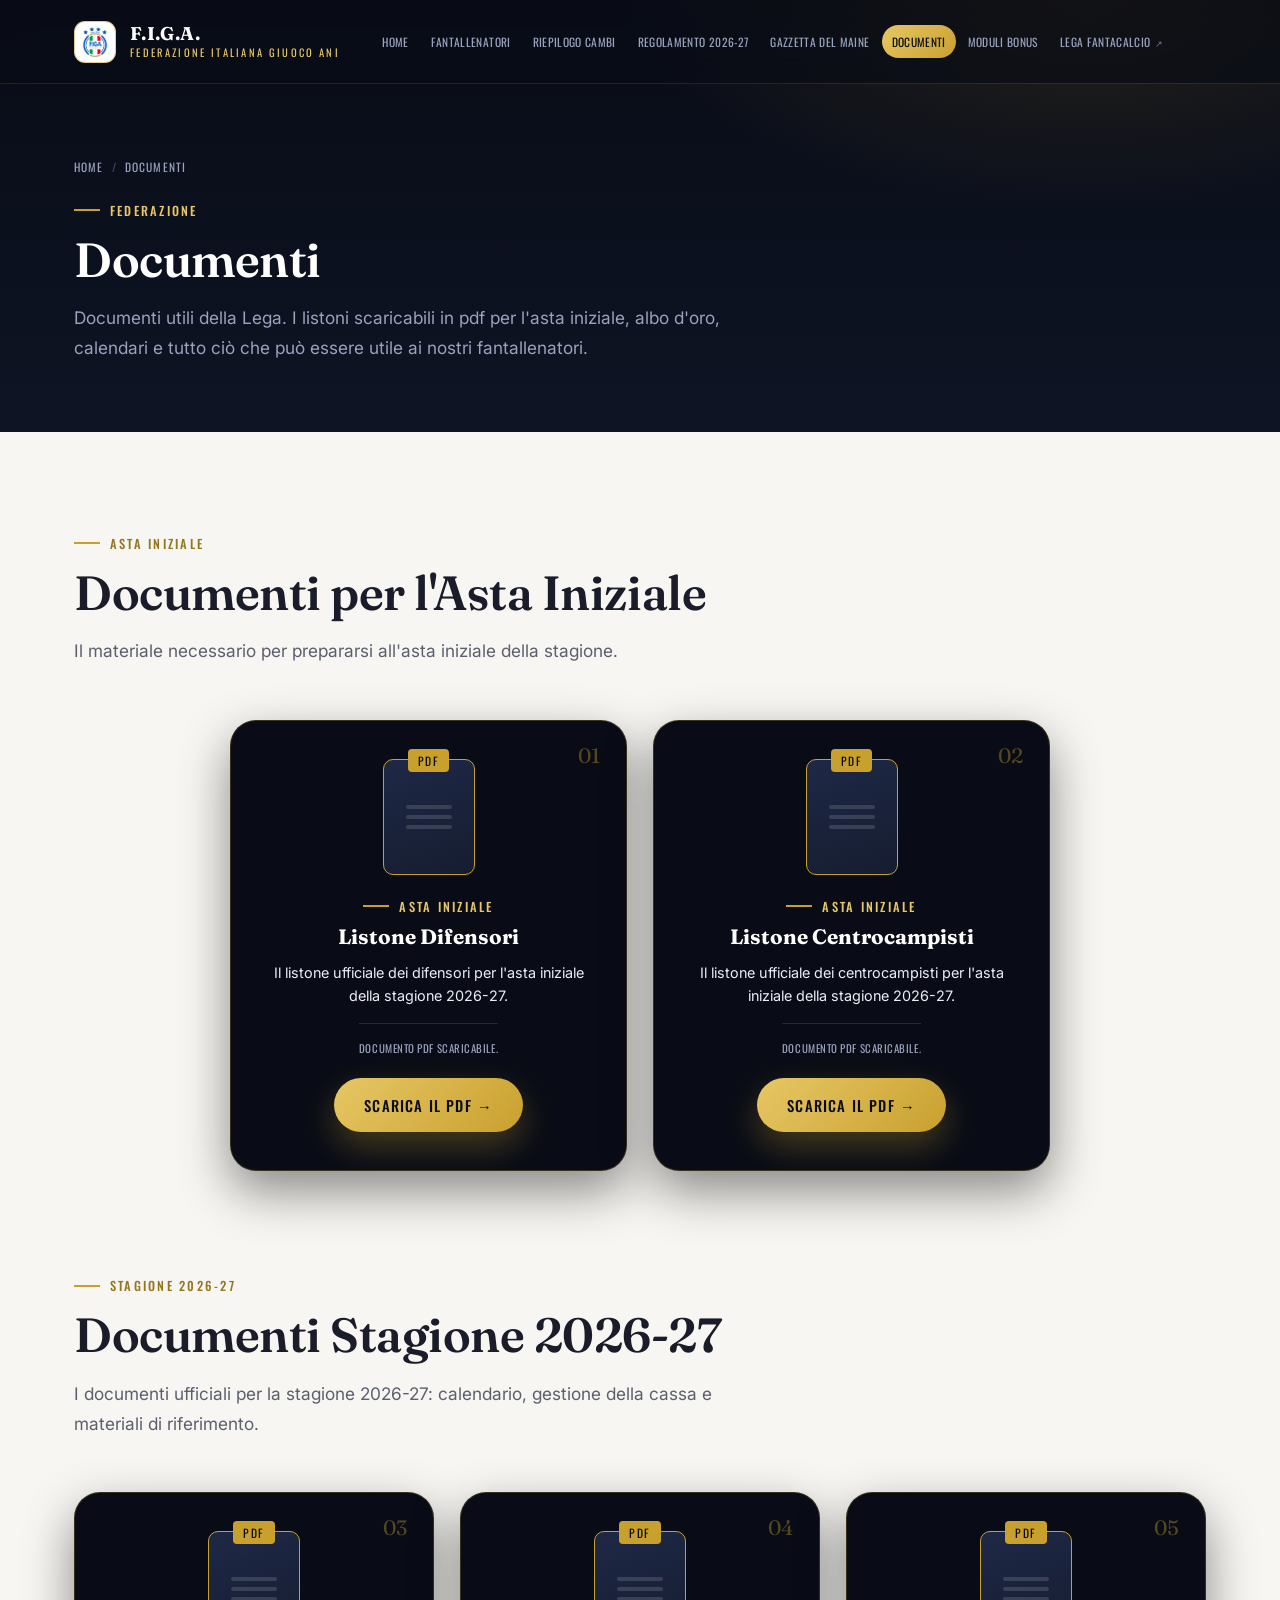
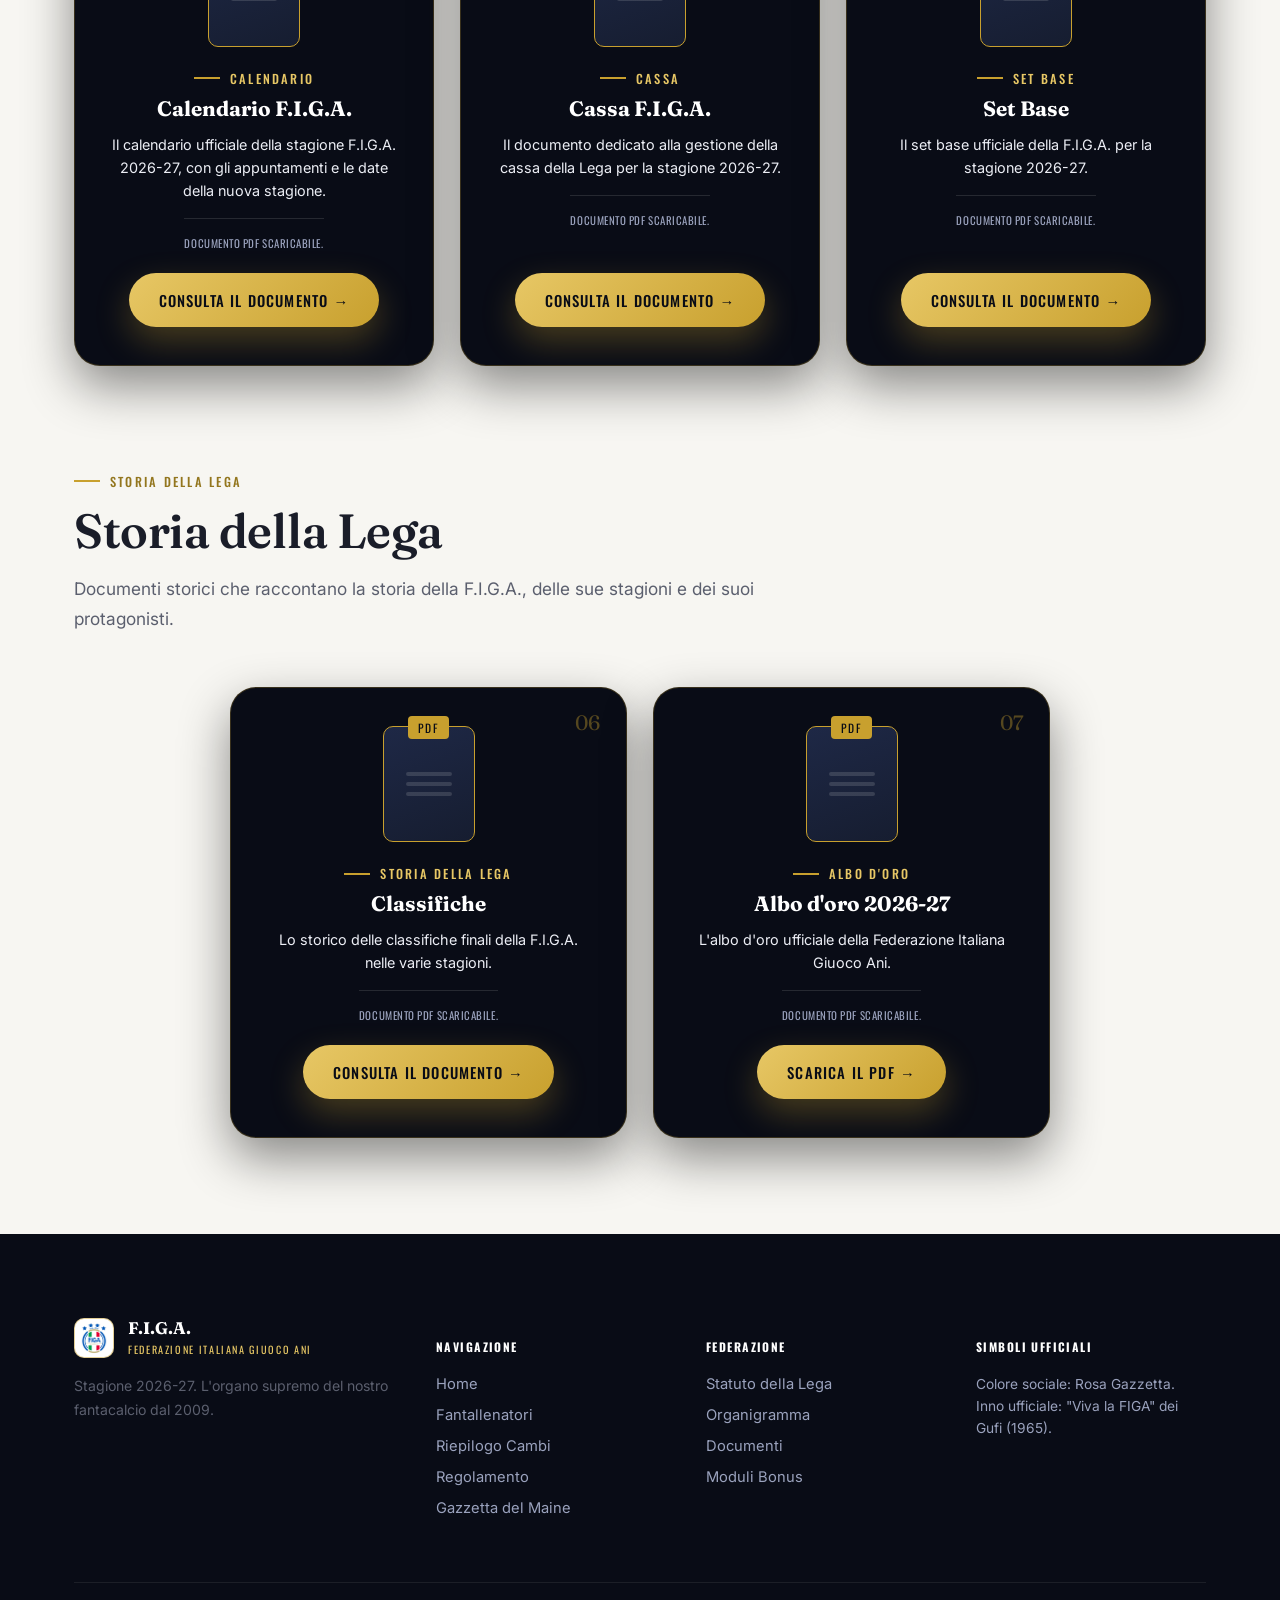
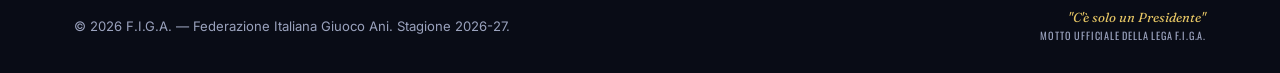
<file: documenti.html>
<!DOCTYPE html>
<html lang="it">
<head>
<meta charset="UTF-8">
<meta name="viewport" content="width=device-width, initial-scale=1.0">
<title>Documenti — F.I.G.A.</title>
<meta name="description" content="Documenti ufficiali della Federazione Italiana Giuoco Ani.">

<meta property="og:type" content="website">
<meta property="og:title" content="Documenti — F.I.G.A.">
<meta property="og:image" content="image/logo.jpg">

<link rel="icon" type="image/jpeg" href="image/logo.jpg">
<link rel="apple-touch-icon" href="image/logo.jpg">

<link rel="preconnect" href="https://fonts.googleapis.com">
<link rel="preconnect" href="https://fonts.gstatic.com" crossorigin>
<link href="https://fonts.googleapis.com/css2?family=Fraunces:ital,opsz,wght@0,9..144,500;0,9..144,600;0,9..144,700;1,9..144,600&family=Oswald:wght@400;500;600&family=Inter:wght@400;500;600&display=swap" rel="stylesheet">

<link rel="stylesheet" href="css/style.css?v=20261029">
</head>
<body>

<header class="site-header">
  <div class="container header-inner">
    <a href="index.html" class="brand">
      <span class="brand-mark"><img src="image/logo.jpg" alt="Stemma F.I.G.A."></span>
      <span class="brand-text">
        <strong>F.I.G.A.</strong>
        <span>Federazione Italiana Giuoco Ani</span>
      </span>
    </a>

    <nav class="main-nav">
      <ul>
        <li><a href="index.html">Home</a></li>
        <li><a href="fantallenatori.html">Fantallenatori</a></li>
        <li><a href="cambi.html">Riepilogo Cambi</a></li>
        <li><a href="regolamento.html">Regolamento 2026-27</a></li>
        <li><a href="gazzetta.html">Gazzetta del Maine</a></li>
        <li><a href="documenti.html" class="active" aria-current="page">Documenti</a></li>
        <li><a href="moduli-bonus.html">Moduli Bonus</a></li>
        <li><a href="https://leghe.fantacalcio.it/federazione-italiana-giuoco-ani/view/competition/19913/dashboard" target="_blank" rel="noopener" class="main-nav-esterno">Lega Fantacalcio</a></li>
      </ul>
    </nav>

    <div class="header-cta">
      <span class="header-motto">"C'è solo un Presidente"</span>
      <button class="hamburger" aria-label="Apri il menu" aria-expanded="false">
        <span></span>
      </button>
    </div>
  </div>
</header>

<main>

  <section class="page-hero">
    <div class="container">
      <div class="breadcrumb"><a href="index.html">Home</a><span class="sep">/</span><span>Documenti</span></div>
      <span class="eyebrow eyebrow--light">Federazione</span>
      <h1 class="section-title">Documenti</h1>
      <p class="section-lede">Documenti utili della Lega. I listoni scaricabili in pdf per l'asta iniziale, albo d'oro, calendari e tutto ciò che può essere utile ai nostri fantallenatori.</p>
    </div>
  </section>

  <section class="section-pad">
    <div class="container">

      <div class="documenti-gruppo">
        <div class="section-head reveal">
          <span class="eyebrow">Asta Iniziale</span>
          <h2 class="section-title">Documenti per l'Asta Iniziale</h2>
          <p class="section-lede">Il materiale necessario per prepararsi all'asta iniziale della stagione.</p>
        </div>

        <div class="statuto-grid statuto-grid--2col">

          <div class="statuto-card reveal">
            <span class="statuto-numero">01</span>
            <div class="doc-icona"><span></span><span></span><span></span></div>
            <span class="eyebrow eyebrow--light">Asta Iniziale</span>
            <h3 class="statuto-titolo">Listone Difensori</h3>
            <p class="statuto-desc">Il listone ufficiale dei difensori per l'asta iniziale della stagione 2026-27.</p>
            <p class="statuto-formato">Documento PDF scaricabile.</p>
            <a href="docs/LISTONE DIFENSORI.pdf" class="btn btn-oro" target="_blank" rel="noopener">Scarica il PDF →</a>
          </div>

          <div class="statuto-card reveal">
            <span class="statuto-numero">02</span>
            <div class="doc-icona"><span></span><span></span><span></span></div>
            <span class="eyebrow eyebrow--light">Asta Iniziale</span>
            <h3 class="statuto-titolo">Listone Centrocampisti</h3>
            <p class="statuto-desc">Il listone ufficiale dei centrocampisti per l'asta iniziale della stagione 2026-27.</p>
            <p class="statuto-formato">Documento PDF scaricabile.</p>
            <a href="docs/listone centrocampisti.pdf" class="btn btn-oro" target="_blank" rel="noopener">Scarica il PDF →</a>
          </div>

        </div>
      </div>

      <div class="documenti-gruppo">
        <div class="section-head reveal">
          <span class="eyebrow">Stagione 2026-27</span>
          <h2 class="section-title">Documenti Stagione 2026-27</h2>
          <p class="section-lede">I documenti ufficiali per la stagione 2026-27: calendario, gestione della cassa e materiali di riferimento.</p>
        </div>

        <div class="statuto-grid">

          <div class="statuto-card reveal">
            <span class="statuto-numero">03</span>
            <div class="doc-icona"><span></span><span></span><span></span></div>
            <span class="eyebrow eyebrow--light">Calendario</span>
            <h3 class="statuto-titolo">Calendario F.I.G.A.</h3>
            <p class="statuto-desc">Il calendario ufficiale della stagione F.I.G.A. 2026-27, con gli appuntamenti e le date della nuova stagione.</p>
            <p class="statuto-formato">Documento PDF scaricabile.</p>
            <a href="docs/Calendario FIGA 2026 - 27.pdf" class="btn btn-oro" target="_blank" rel="noopener">Consulta il documento →</a>
          </div>

          <div class="statuto-card reveal">
            <span class="statuto-numero">04</span>
            <div class="doc-icona"><span></span><span></span><span></span></div>
            <span class="eyebrow eyebrow--light">Cassa</span>
            <h3 class="statuto-titolo">Cassa F.I.G.A.</h3>
            <p class="statuto-desc">Il documento dedicato alla gestione della cassa della Lega per la stagione 2026-27.</p>
            <p class="statuto-formato">Documento PDF scaricabile.</p>
            <a href="docs/Cassa FIGA 2026-27.pdf" class="btn btn-oro" target="_blank" rel="noopener">Consulta il documento →</a>
          </div>

          <div class="statuto-card reveal">
            <span class="statuto-numero">05</span>
            <div class="doc-icona"><span></span><span></span><span></span></div>
            <span class="eyebrow eyebrow--light">Set Base</span>
            <h3 class="statuto-titolo">Set Base</h3>
            <p class="statuto-desc">Il set base ufficiale della F.I.G.A. per la stagione 2026-27.</p>
            <p class="statuto-formato">Documento PDF scaricabile.</p>
            <a href="docs/SET BASE - BROCHURE.pdf" class="btn btn-oro" target="_blank" rel="noopener">Consulta il documento →</a>
          </div>

        </div>
      </div>

      <div class="documenti-gruppo">
        <div class="section-head reveal">
          <span class="eyebrow">Storia della Lega</span>
          <h2 class="section-title">Storia della Lega</h2>
          <p class="section-lede">Documenti storici che raccontano la storia della F.I.G.A., delle sue stagioni e dei suoi protagonisti.</p>
        </div>

        <div class="statuto-grid statuto-grid--2col">

          <div class="statuto-card reveal">
            <span class="statuto-numero">06</span>
            <div class="doc-icona"><span></span><span></span><span></span></div>
            <span class="eyebrow eyebrow--light">Storia della Lega</span>
            <h3 class="statuto-titolo">Classifiche</h3>
            <p class="statuto-desc">Lo storico delle classifiche finali della F.I.G.A. nelle varie stagioni.</p>
            <p class="statuto-formato">Documento PDF scaricabile.</p>
            <a href="docs/Classifiche 2026 - 27.pdf" class="btn btn-oro" target="_blank" rel="noopener">Consulta il documento →</a>
          </div>

          <div class="statuto-card reveal">
            <span class="statuto-numero">07</span>
            <div class="doc-icona"><span></span><span></span><span></span></div>
            <span class="eyebrow eyebrow--light">Albo d'oro</span>
            <h3 class="statuto-titolo">Albo d'oro 2026-27</h3>
            <p class="statuto-desc">L'albo d'oro ufficiale della Federazione Italiana Giuoco Ani.</p>
            <p class="statuto-formato">Documento PDF scaricabile.</p>
            <a href="docs/Albo%20d%27oro%202026%20-%2027.pdf" class="btn btn-oro" target="_blank" rel="noopener">Scarica il PDF →</a>
          </div>

        </div>
      </div>

    </div>
  </section>

</main>

<footer class="site-footer">
  <div class="container">
    <div class="footer-grid">
      <div class="footer-col">
        <div class="footer-brand">
          <img src="image/logo.jpg" alt="Stemma F.I.G.A.">
          <div>
            <strong>F.I.G.A.</strong>
            <span>Federazione Italiana Giuoco Ani</span>
          </div>
        </div>
        <p class="section-lede" style="font-size:0.88rem; margin-top: 10px; max-width: 40ch;">
          Stagione 2026-27. L'organo supremo del nostro fantacalcio dal 2009.
        </p>
      </div>

      <div class="footer-col">
        <h5>Navigazione</h5>
        <ul>
          <li><a href="index.html">Home</a></li>
          <li><a href="fantallenatori.html">Fantallenatori</a></li>
          <li><a href="cambi.html">Riepilogo Cambi</a></li>
          <li><a href="regolamento.html">Regolamento</a></li>
          <li><a href="gazzetta.html">Gazzetta del Maine</a></li>
        </ul>
      </div>

      <div class="footer-col">
        <h5>Federazione</h5>
        <ul>
          <li><a href="regolamento.html">Statuto della Lega</a></li>
          <li><a href="index.html#federazione">Organigramma</a></li>
          <li><a href="documenti.html">Documenti</a></li>
          <li><a href="moduli-bonus.html">Moduli Bonus</a></li>
        </ul>
      </div>

      <div class="footer-col footer-simboli">
        <h5>Simboli ufficiali</h5>
        <p>Colore sociale: Rosa Gazzetta.<br>Inno ufficiale: "Viva la FIGA" dei Gufi (1965).</p>
      </div>
    </div>

    <div class="footer-bottom">
      <span>© 2026 F.I.G.A. — Federazione Italiana Giuoco Ani. Stagione 2026-27.</span>
      <span class="motto-blocco">
        <span class="motto">"C'è solo un Presidente"</span>
        <span class="motto-label">Motto ufficiale della lega F.I.G.A.</span>
      </span>
    </div>
  </div>
</footer>

<script src="js/main.js?v=20261029"></script>
</body>
</html>
</file>
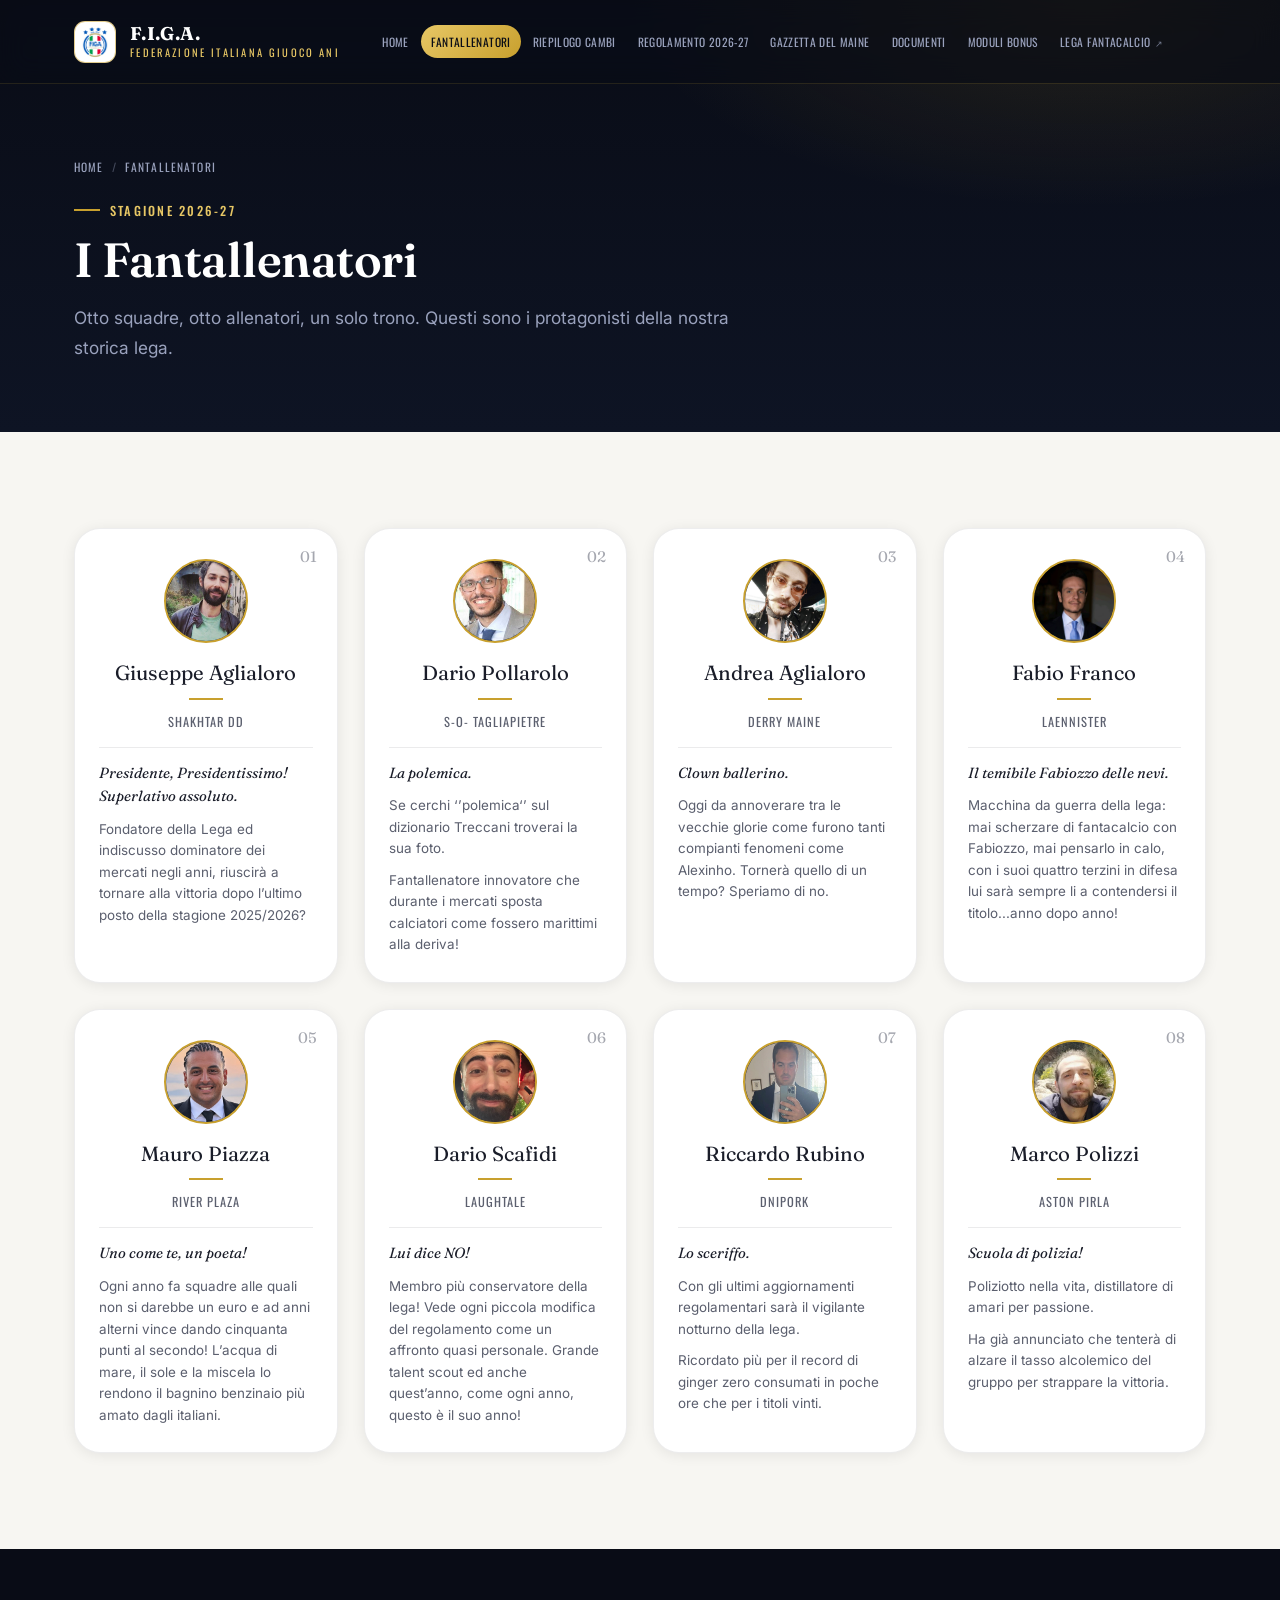
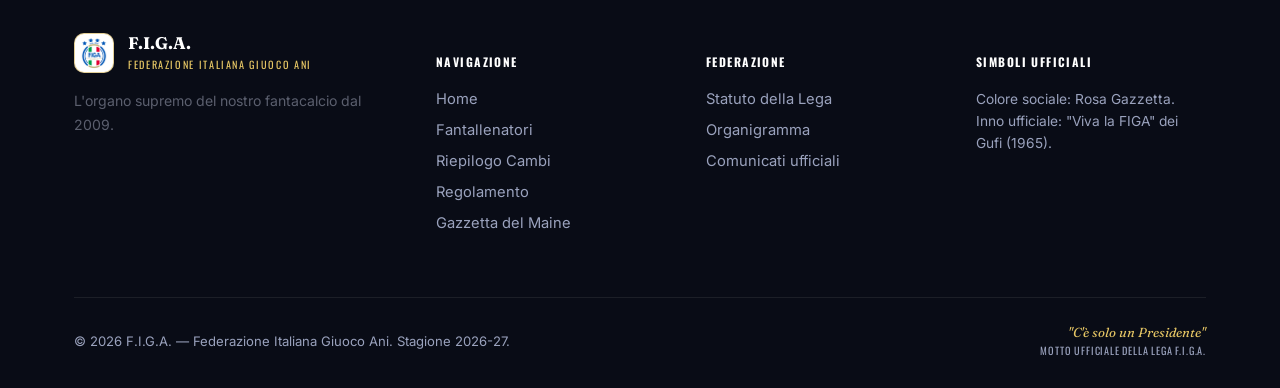
<file: fantallenatori.html>
<!DOCTYPE html>
<html lang="it">
<head>
<meta charset="UTF-8">
<meta name="viewport" content="width=device-width, initial-scale=1.0">
<title>I Fantallenatori — FIGA</title>
<meta name="description" content="Le otto squadre della Federazione Italiana Giuoco Ani: fantallenatori, nomi delle squadre e organico della Lega per la stagione 2026-27.">

<meta property="og:type" content="website">
<meta property="og:title" content="I Fantallenatori — FIGA">
<meta property="og:description" content="Le otto squadre della Federazione Italiana Giuoco Ani.">
<meta property="og:image" content="image/logo.jpg">

<link rel="icon" type="image/jpeg" href="image/logo.jpg">
<link rel="apple-touch-icon" href="image/logo.jpg">

<link rel="preconnect" href="https://fonts.googleapis.com">
<link rel="preconnect" href="https://fonts.gstatic.com" crossorigin>
<link href="https://fonts.googleapis.com/css2?family=Fraunces:ital,opsz,wght@0,9..144,500;0,9..144,600;0,9..144,700;1,9..144,600&family=Oswald:wght@400;500;600&family=Inter:wght@400;500;600&display=swap" rel="stylesheet">

<link rel="stylesheet" href="css/style.css?v=20261029">
</head>
<body>

<header class="site-header">
  <div class="container header-inner">
    <a href="index.html" class="brand">
      <span class="brand-mark"><img src="image/logo.jpg" alt="Stemma F.I.G.A."></span>
      <span class="brand-text">
        <strong>F.I.G.A.</strong>
        <span>Federazione Italiana Giuoco Ani</span>
      </span>
    </a>

    <nav class="main-nav">
      <ul>
        <li><a href="index.html">Home</a></li>
        <li><a href="fantallenatori.html" class="active" aria-current="page">Fantallenatori</a></li>
        <li><a href="cambi.html">Riepilogo Cambi</a></li>
        <li><a href="regolamento.html">Regolamento 2026-27</a></li>
        <li><a href="gazzetta.html">Gazzetta del Maine</a></li>
        <li><a href="documenti.html">Documenti</a></li>
        <li><a href="moduli-bonus.html">Moduli Bonus</a></li>
        <li><a href="https://leghe.fantacalcio.it/federazione-italiana-giuoco-ani/view/competition/19913/dashboard" target="_blank" rel="noopener" class="main-nav-esterno">Lega Fantacalcio</a></li>
      </ul>
    </nav>

    <div class="header-cta">
      <span class="header-motto">"C'è solo un Presidente"</span>
      <button class="hamburger" aria-label="Apri il menu" aria-expanded="false">
        <span></span>
      </button>
    </div>
  </div>
</header>

<main>

  <section class="page-hero">
    <div class="container">
      <div class="breadcrumb"><a href="index.html">Home</a><span class="sep">/</span><span>Fantallenatori</span></div>
      <span class="eyebrow eyebrow--light">Stagione 2026-27</span>
      <h1 class="section-title">I Fantallenatori</h1>
      <p class="section-lede">Otto squadre, otto allenatori, un solo trono. Questi sono i protagonisti della nostra storica lega.</p>
    </div>
  </section>

  <section class="section-pad">
    <div class="container">
      <div class="squadre-grid" data-fant-grid>
        <!-- Popolato da js/team.js a partire da js/team-data.js -->
      </div>
    </div>
  </section>

</main>

<footer class="site-footer">
  <div class="container">
    <div class="footer-grid">
      <div class="footer-col">
        <div class="footer-brand">
          <img src="image/logo.jpg" alt="Stemma F.I.G.A.">
          <div>
            <strong>F.I.G.A.</strong>
            <span>Federazione Italiana Giuoco Ani</span>
          </div>
        </div>
        <p class="section-lede" style="font-size:0.88rem; margin-top: 10px; max-width: 40ch;">
          L'organo supremo del nostro fantacalcio dal 2009.
        </p>
      </div>

      <div class="footer-col">
        <h5>Navigazione</h5>
        <ul>
          <li><a href="index.html">Home</a></li>
          <li><a href="fantallenatori.html">Fantallenatori</a></li>
          <li><a href="cambi.html">Riepilogo Cambi</a></li>
          <li><a href="regolamento.html">Regolamento</a></li>
          <li><a href="gazzetta.html">Gazzetta del Maine</a></li>
        </ul>
      </div>

      <div class="footer-col">
        <h5>Federazione</h5>
        <ul>
          <li><a href="regolamento.html">Statuto della Lega</a></li>
          <li><a href="index.html#federazione">Organigramma</a></li>
          <li><a href="gazzetta.html">Comunicati ufficiali</a></li>
        </ul>
      </div>

      <div class="footer-col footer-simboli">
        <h5>Simboli ufficiali</h5>
        <p>Colore sociale: Rosa Gazzetta.<br>Inno ufficiale: "Viva la FIGA" dei Gufi (1965).</p>
      </div>
    </div>

    <div class="footer-bottom">
      <span>© 2026 F.I.G.A. — Federazione Italiana Giuoco Ani. Stagione 2026-27.</span>
      <span class="motto-blocco">
        <span class="motto">"C'è solo un Presidente"</span>
        <span class="motto-label">Motto ufficiale della lega F.I.G.A.</span>
      </span>
    </div>
  </div>
</footer>

<script src="js/team-data.js?v=20261029"></script>
<script src="js/team.js?v=20261029"></script>
<script src="js/main.js?v=20261029"></script>
</body>
</html>
</file>
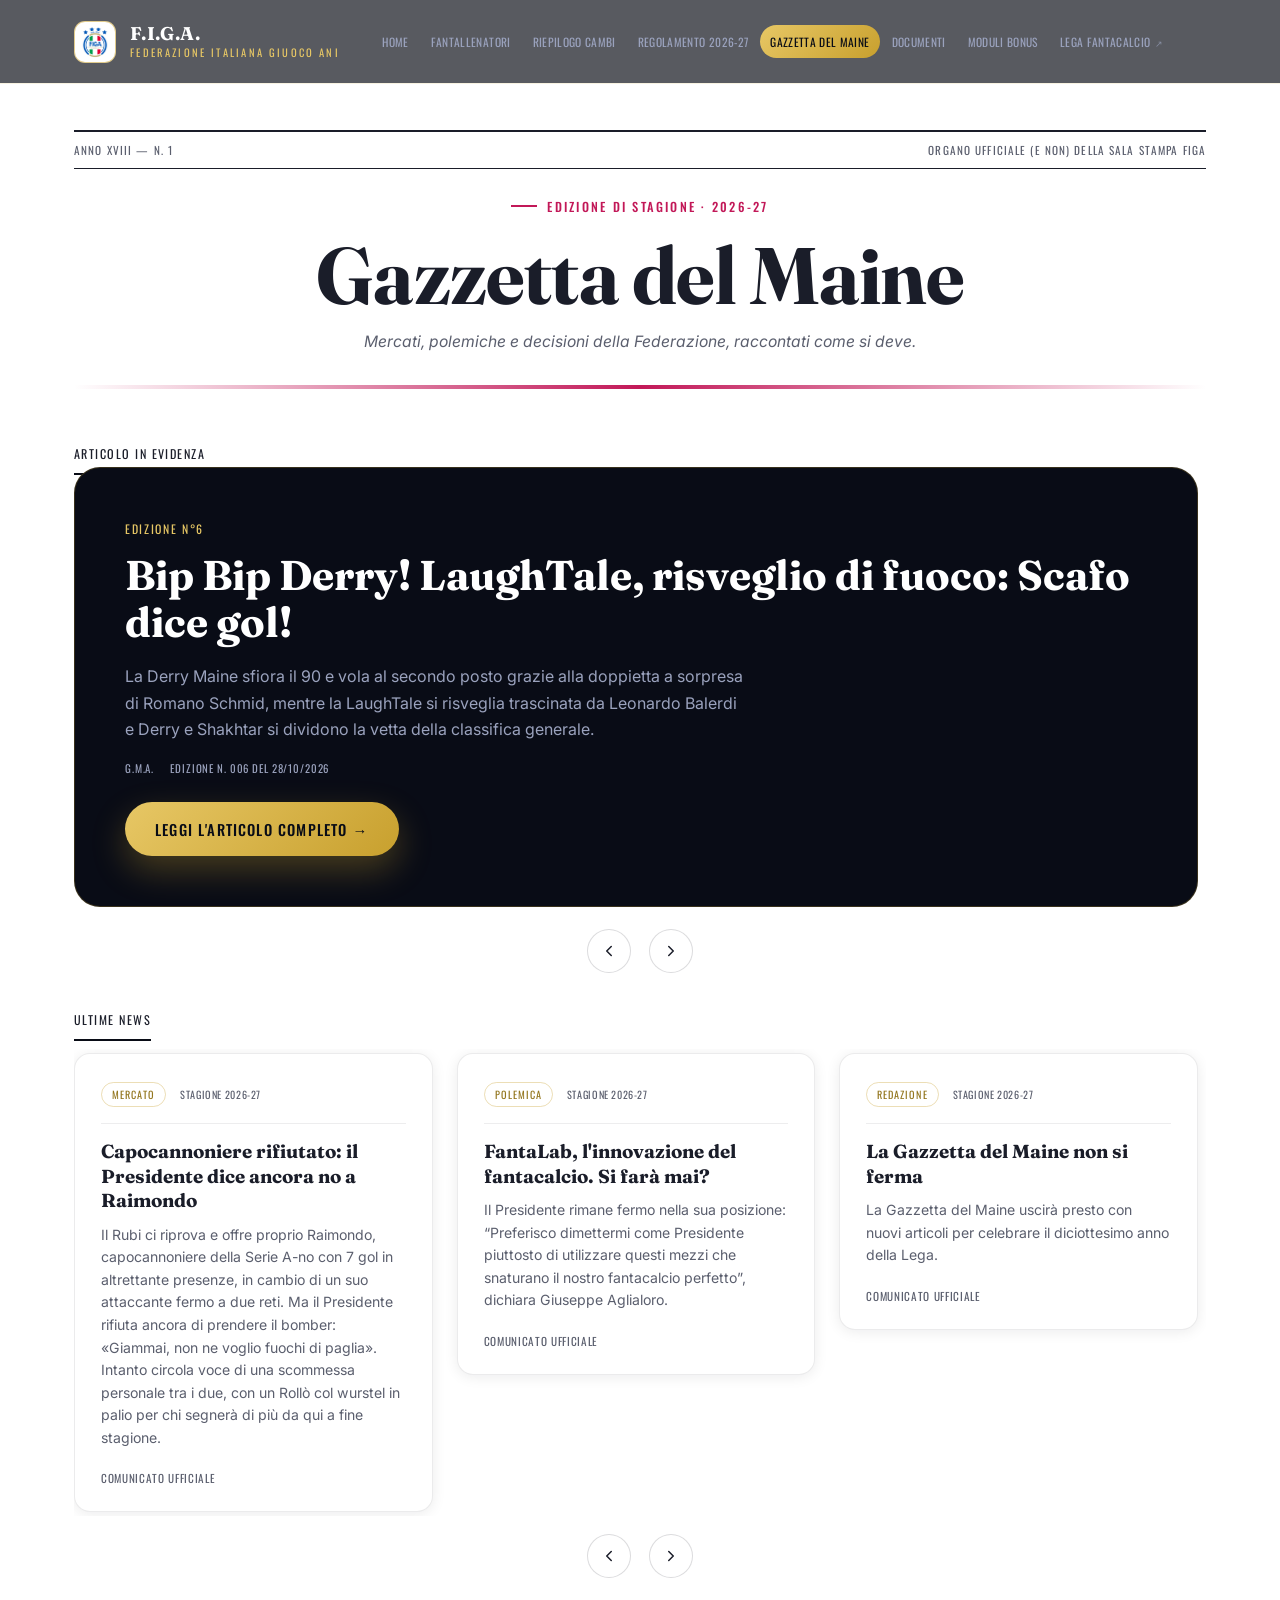
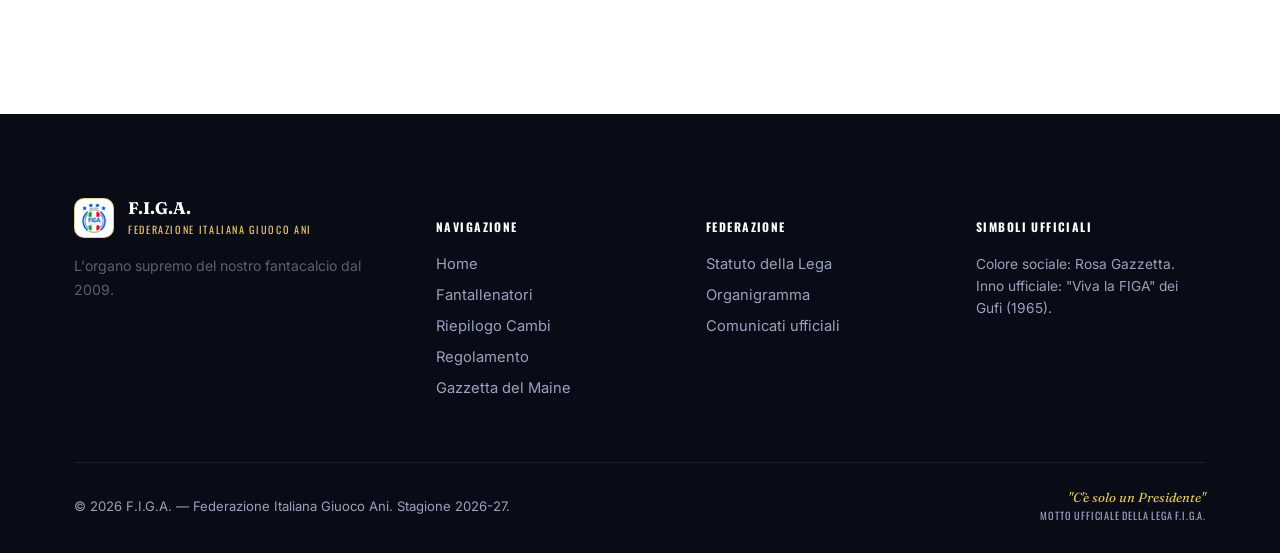
<file: gazzetta.html>
<!DOCTYPE html>
<html lang="it">
<head>
<meta charset="UTF-8">
<meta name="viewport" content="width=device-width, initial-scale=1.0">
<title>Gazzetta del Maine — FIGA</title>
<meta name="description" content="Gazzetta del Maine, il giornale ufficiale (e non) della Federazione Italiana Giuoco Ani: mercato, polemiche, decisioni disciplinari ed editoriali.">

<meta property="og:type" content="website">
<meta property="og:title" content="Gazzetta del Maine — FIGA">
<meta property="og:description" content="Il giornale ufficiale della Federazione Italiana Giuoco Ani.">
<meta property="og:image" content="image/logo.jpg">

<link rel="icon" type="image/jpeg" href="image/logo.jpg">
<link rel="apple-touch-icon" href="image/logo.jpg">

<link rel="preconnect" href="https://fonts.googleapis.com">
<link rel="preconnect" href="https://fonts.gstatic.com" crossorigin>
<link href="https://fonts.googleapis.com/css2?family=Fraunces:ital,opsz,wght@0,9..144,500;0,9..144,600;0,9..144,700;1,9..144,600&family=Oswald:wght@400;500;600&family=Inter:wght@400;500;600&display=swap" rel="stylesheet">

<link rel="stylesheet" href="css/style.css?v=20261029">
</head>
<body>

<header class="site-header">
  <div class="container header-inner">
    <a href="index.html" class="brand">
      <span class="brand-mark"><img src="image/logo.jpg" alt="Stemma F.I.G.A."></span>
      <span class="brand-text">
        <strong>F.I.G.A.</strong>
        <span>Federazione Italiana Giuoco Ani</span>
      </span>
    </a>

    <nav class="main-nav">
      <ul>
        <li><a href="index.html">Home</a></li>
        <li><a href="fantallenatori.html">Fantallenatori</a></li>
        <li><a href="cambi.html">Riepilogo Cambi</a></li>
        <li><a href="regolamento.html">Regolamento 2026-27</a></li>
        <li><a href="gazzetta.html" class="active" aria-current="page">Gazzetta del Maine</a></li>
        <li><a href="documenti.html">Documenti</a></li>
        <li><a href="moduli-bonus.html">Moduli Bonus</a></li>
        <li><a href="https://leghe.fantacalcio.it/federazione-italiana-giuoco-ani/view/competition/19913/dashboard" target="_blank" rel="noopener" class="main-nav-esterno">Lega Fantacalcio</a></li>
      </ul>
    </nav>

    <div class="header-cta">
      <span class="header-motto">"C'è solo un Presidente"</span>
      <button class="hamburger" aria-label="Apri il menu" aria-expanded="false">
        <span></span>
      </button>
    </div>
  </div>
</header>

<main>

  <div class="gazzetta-testata">
    <div class="container">
      <div class="testata-riga">
        <span>Anno XVIII — N. 1</span>
        <span>Organo ufficiale (e non) della Sala Stampa FIGA</span>
      </div>

      <div class="testata-nome">
        <span class="eyebrow">Edizione di stagione · 2026-27</span>
        <h1 class="testata-titolo">Gazzetta del Maine</h1>
        <p class="testata-sub">Mercati, polemiche e decisioni della Federazione, raccontati come si deve.</p>
      </div>

      <div class="testata-linea-rosa" aria-hidden="true"></div>
    </div>
  </div>

  <section class="giornale-layout">
    <div class="container">

      <span class="rubrica-titolo">Articolo in evidenza</span>
      <div class="gazzetta-slider">
        <div class="gazzetta-slider-viewport">
          <div data-gazzetta-evidenza>
            <!-- Popolato da js/news.js a partire da js/news-data.js -->
          </div>
        </div>
        <div class="gazzetta-slider-controls">
          <button type="button" class="fant-slider-btn" data-gazzetta-evidenza-prev aria-label="Articolo precedente">
            <svg viewBox="0 0 24 24" fill="none" stroke="currentColor" stroke-width="2" stroke-linecap="round" stroke-linejoin="round"><path d="M15 18l-6-6 6-6"/></svg>
          </button>
          <button type="button" class="fant-slider-btn" data-gazzetta-evidenza-next aria-label="Articolo successivo">
            <svg viewBox="0 0 24 24" fill="none" stroke="currentColor" stroke-width="2" stroke-linecap="round" stroke-linejoin="round"><path d="M9 18l6-6-6-6"/></svg>
          </button>
        </div>
      </div>

      <span class="rubrica-titolo">Ultime news</span>
      <div class="gazzetta-slider">
        <div class="gazzetta-slider-viewport">
          <div class="news-grid" data-gazzetta-news style="margin-top: 20px;">
            <!-- Popolato da js/news.js a partire da js/news-data.js -->
          </div>
        </div>
        <div class="gazzetta-slider-controls">
          <button type="button" class="fant-slider-btn" data-gazzetta-news-prev aria-label="News precedente">
            <svg viewBox="0 0 24 24" fill="none" stroke="currentColor" stroke-width="2" stroke-linecap="round" stroke-linejoin="round"><path d="M15 18l-6-6 6-6"/></svg>
          </button>
          <button type="button" class="fant-slider-btn" data-gazzetta-news-next aria-label="News successiva">
            <svg viewBox="0 0 24 24" fill="none" stroke="currentColor" stroke-width="2" stroke-linecap="round" stroke-linejoin="round"><path d="M9 18l6-6-6-6"/></svg>
          </button>
        </div>
      </div>

    </div>
  </section>

</main>

<footer class="site-footer">
  <div class="container">
    <div class="footer-grid">
      <div class="footer-col">
        <div class="footer-brand">
          <img src="image/logo.jpg" alt="Stemma F.I.G.A.">
          <div>
            <strong>F.I.G.A.</strong>
            <span>Federazione Italiana Giuoco Ani</span>
          </div>
        </div>
        <p class="section-lede" style="font-size:0.88rem; margin-top: 10px; max-width: 40ch;">
          L'organo supremo del nostro fantacalcio dal 2009.
        </p>
      </div>

      <div class="footer-col">
        <h5>Navigazione</h5>
        <ul>
          <li><a href="index.html">Home</a></li>
          <li><a href="fantallenatori.html">Fantallenatori</a></li>
          <li><a href="cambi.html">Riepilogo Cambi</a></li>
          <li><a href="regolamento.html">Regolamento</a></li>
          <li><a href="gazzetta.html">Gazzetta del Maine</a></li>
        </ul>
      </div>

      <div class="footer-col">
        <h5>Federazione</h5>
        <ul>
          <li><a href="regolamento.html">Statuto della Lega</a></li>
          <li><a href="index.html#federazione">Organigramma</a></li>
          <li><a href="gazzetta.html">Comunicati ufficiali</a></li>
        </ul>
      </div>

      <div class="footer-col footer-simboli">
        <h5>Simboli ufficiali</h5>
        <p>Colore sociale: Rosa Gazzetta.<br>Inno ufficiale: "Viva la FIGA" dei Gufi (1965).</p>
      </div>
    </div>

    <div class="footer-bottom">
      <span>© 2026 F.I.G.A. — Federazione Italiana Giuoco Ani. Stagione 2026-27.</span>
      <span class="motto-blocco">
        <span class="motto">"C'è solo un Presidente"</span>
        <span class="motto-label">Motto ufficiale della lega F.I.G.A.</span>
      </span>
    </div>
  </div>
</footer>

<script src="js/news-data.js?v=20261029"></script>
<script src="js/news.js?v=20261029"></script>
<script src="js/main.js?v=20261029"></script>
</body>
</html>
</file>
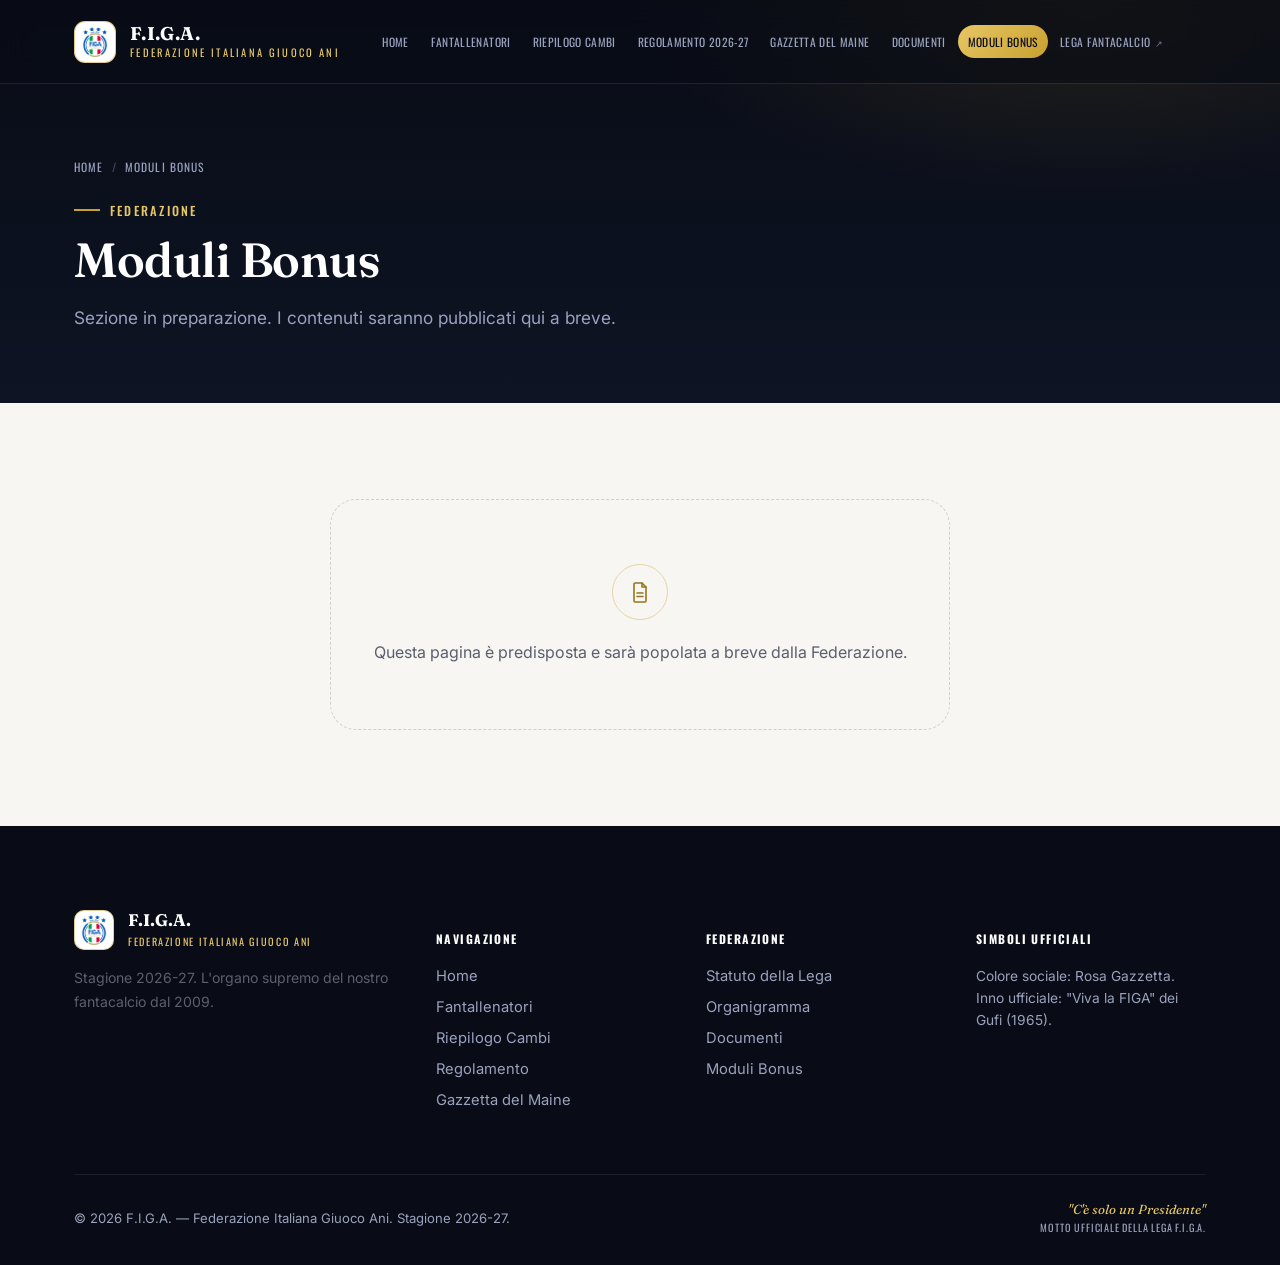
<file: moduli-bonus.html>
<!DOCTYPE html>
<html lang="it">
<head>
<meta charset="UTF-8">
<meta name="viewport" content="width=device-width, initial-scale=1.0">
<title>Moduli Bonus — F.I.G.A.</title>
<meta name="description" content="Moduli bonus della Federazione Italiana Giuoco Ani.">

<meta property="og:type" content="website">
<meta property="og:title" content="Moduli Bonus — F.I.G.A.">
<meta property="og:image" content="image/logo.jpg">

<link rel="icon" type="image/jpeg" href="image/logo.jpg">
<link rel="apple-touch-icon" href="image/logo.jpg">

<link rel="preconnect" href="https://fonts.googleapis.com">
<link rel="preconnect" href="https://fonts.gstatic.com" crossorigin>
<link href="https://fonts.googleapis.com/css2?family=Fraunces:ital,opsz,wght@0,9..144,500;0,9..144,600;0,9..144,700;1,9..144,600&family=Oswald:wght@400;500;600&family=Inter:wght@400;500;600&display=swap" rel="stylesheet">

<link rel="stylesheet" href="css/style.css?v=20261029">
</head>
<body>

<header class="site-header">
  <div class="container header-inner">
    <a href="index.html" class="brand">
      <span class="brand-mark"><img src="image/logo.jpg" alt="Stemma F.I.G.A."></span>
      <span class="brand-text">
        <strong>F.I.G.A.</strong>
        <span>Federazione Italiana Giuoco Ani</span>
      </span>
    </a>

    <nav class="main-nav">
      <ul>
        <li><a href="index.html">Home</a></li>
        <li><a href="fantallenatori.html">Fantallenatori</a></li>
        <li><a href="cambi.html">Riepilogo Cambi</a></li>
        <li><a href="regolamento.html">Regolamento 2026-27</a></li>
        <li><a href="gazzetta.html">Gazzetta del Maine</a></li>
        <li><a href="documenti.html">Documenti</a></li>
        <li><a href="moduli-bonus.html" class="active" aria-current="page">Moduli Bonus</a></li>
        <li><a href="https://leghe.fantacalcio.it/federazione-italiana-giuoco-ani/view/competition/19913/dashboard" target="_blank" rel="noopener" class="main-nav-esterno">Lega Fantacalcio</a></li>
      </ul>
    </nav>

    <div class="header-cta">
      <span class="header-motto">"C'è solo un Presidente"</span>
      <button class="hamburger" aria-label="Apri il menu" aria-expanded="false">
        <span></span>
      </button>
    </div>
  </div>
</header>

<main>

  <section class="page-hero">
    <div class="container">
      <div class="breadcrumb"><a href="index.html">Home</a><span class="sep">/</span><span>Moduli Bonus</span></div>
      <span class="eyebrow eyebrow--light">Federazione</span>
      <h1 class="section-title">Moduli Bonus</h1>
      <p class="section-lede">Sezione in preparazione. I contenuti saranno pubblicati qui a breve.</p>
    </div>
  </section>

  <section class="section-pad">
    <div class="container">
      <div class="pagina-vuota reveal">
        <span class="pagina-vuota-icona" aria-hidden="true">
          <svg viewBox="0 0 24 24" fill="none" stroke="currentColor" stroke-width="1.6" stroke-linecap="round" stroke-linejoin="round"><path d="M7 3h7l4 4v14a1 1 0 0 1-1 1H7a1 1 0 0 1-1-1V4a1 1 0 0 1 1-1Z"/><path d="M14 3v4h4"/><path d="M9 13h6M9 16.5h6"/></svg>
        </span>
        <p>Questa pagina è predisposta e sarà popolata a breve dalla Federazione.</p>
      </div>
    </div>
  </section>

</main>

<footer class="site-footer">
  <div class="container">
    <div class="footer-grid">
      <div class="footer-col">
        <div class="footer-brand">
          <img src="image/logo.jpg" alt="Stemma F.I.G.A.">
          <div>
            <strong>F.I.G.A.</strong>
            <span>Federazione Italiana Giuoco Ani</span>
          </div>
        </div>
        <p class="section-lede" style="font-size:0.88rem; margin-top: 10px; max-width: 40ch;">
          Stagione 2026-27. L'organo supremo del nostro fantacalcio dal 2009.
        </p>
      </div>

      <div class="footer-col">
        <h5>Navigazione</h5>
        <ul>
          <li><a href="index.html">Home</a></li>
          <li><a href="fantallenatori.html">Fantallenatori</a></li>
          <li><a href="cambi.html">Riepilogo Cambi</a></li>
          <li><a href="regolamento.html">Regolamento</a></li>
          <li><a href="gazzetta.html">Gazzetta del Maine</a></li>
        </ul>
      </div>

      <div class="footer-col">
        <h5>Federazione</h5>
        <ul>
          <li><a href="regolamento.html">Statuto della Lega</a></li>
          <li><a href="index.html#federazione">Organigramma</a></li>
          <li><a href="documenti.html">Documenti</a></li>
          <li><a href="moduli-bonus.html">Moduli Bonus</a></li>
        </ul>
      </div>

      <div class="footer-col footer-simboli">
        <h5>Simboli ufficiali</h5>
        <p>Colore sociale: Rosa Gazzetta.<br>Inno ufficiale: "Viva la FIGA" dei Gufi (1965).</p>
      </div>
    </div>

    <div class="footer-bottom">
      <span>© 2026 F.I.G.A. — Federazione Italiana Giuoco Ani. Stagione 2026-27.</span>
      <span class="motto-blocco">
        <span class="motto">"C'è solo un Presidente"</span>
        <span class="motto-label">Motto ufficiale della lega F.I.G.A.</span>
      </span>
    </div>
  </div>
</footer>

<script src="js/main.js?v=20261029"></script>
</body>
</html>
</file>
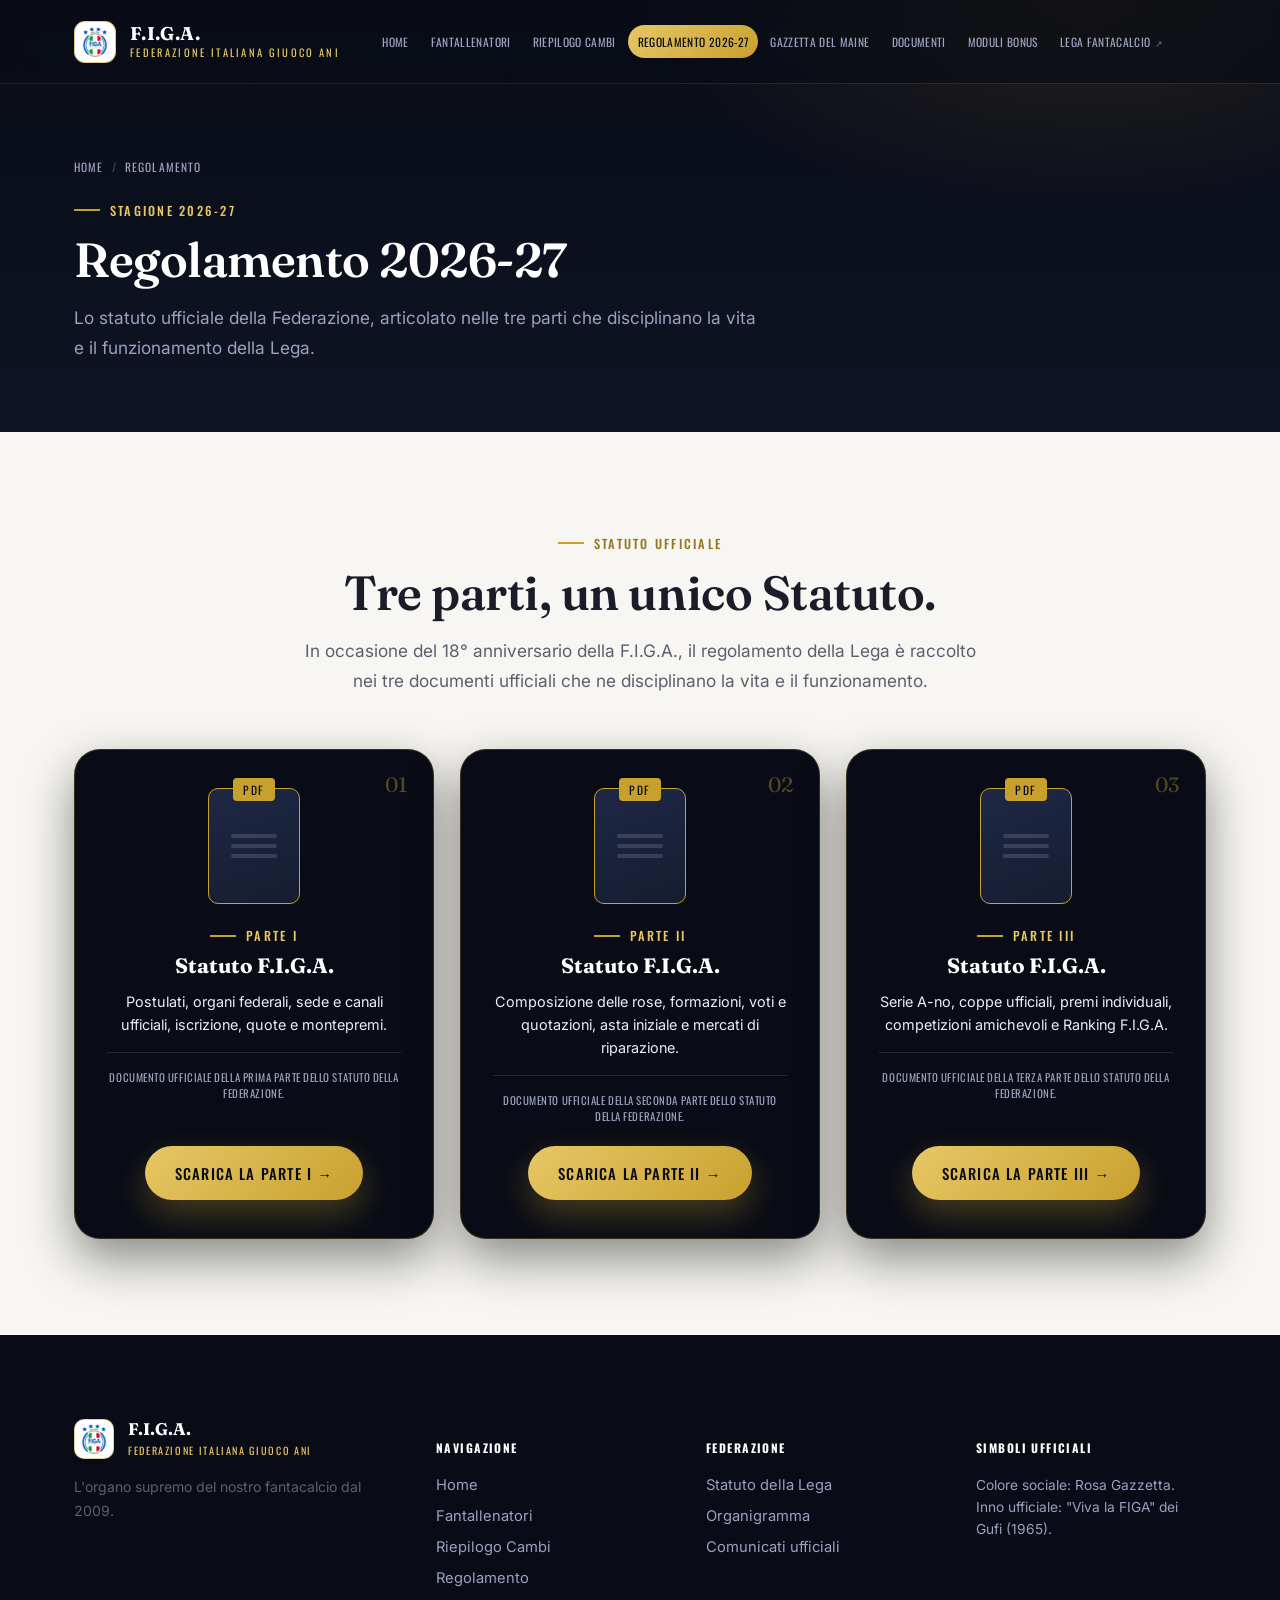
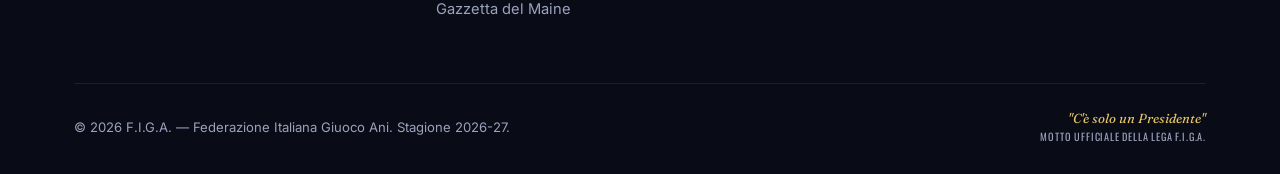
<file: regolamento.html>
<!DOCTYPE html>
<html lang="it">
<head>
<meta charset="UTF-8">
<meta name="viewport" content="width=device-width, initial-scale=1.0">
<title>Regolamento 2026-27 — FIGA</title>
<meta name="description" content="Statuto ufficiale della Federazione Italiana Giuoco Ani per la stagione 2026-27, in tre parti: statuto della Lega, regolamento tecnico e competizioni. Scarica i PDF ufficiali.">

<meta property="og:type" content="website">
<meta property="og:title" content="Regolamento 2026-27 — FIGA">
<meta property="og:description" content="Lo Statuto ufficiale della F.I.G.A., in tre documenti PDF.">
<meta property="og:image" content="image/logo.jpg">

<link rel="icon" type="image/jpeg" href="image/logo.jpg">
<link rel="apple-touch-icon" href="image/logo.jpg">

<link rel="preconnect" href="https://fonts.googleapis.com">
<link rel="preconnect" href="https://fonts.gstatic.com" crossorigin>
<link href="https://fonts.googleapis.com/css2?family=Fraunces:ital,opsz,wght@0,9..144,500;0,9..144,600;0,9..144,700;1,9..144,600&family=Oswald:wght@400;500;600&family=Inter:wght@400;500;600&display=swap" rel="stylesheet">

<link rel="stylesheet" href="css/style.css?v=20261029">
</head>
<body>

<header class="site-header">
  <div class="container header-inner">
    <a href="index.html" class="brand">
      <span class="brand-mark"><img src="image/logo.jpg" alt="Stemma F.I.G.A."></span>
      <span class="brand-text">
        <strong>F.I.G.A.</strong>
        <span>Federazione Italiana Giuoco Ani</span>
      </span>
    </a>

    <nav class="main-nav">
      <ul>
        <li><a href="index.html">Home</a></li>
        <li><a href="fantallenatori.html">Fantallenatori</a></li>
        <li><a href="cambi.html">Riepilogo Cambi</a></li>
        <li><a href="regolamento.html" class="active" aria-current="page">Regolamento 2026-27</a></li>
        <li><a href="gazzetta.html">Gazzetta del Maine</a></li>
        <li><a href="documenti.html">Documenti</a></li>
        <li><a href="moduli-bonus.html">Moduli Bonus</a></li>
        <li><a href="https://leghe.fantacalcio.it/federazione-italiana-giuoco-ani/view/competition/19913/dashboard" target="_blank" rel="noopener" class="main-nav-esterno">Lega Fantacalcio</a></li>
      </ul>
    </nav>

    <div class="header-cta">
      <span class="header-motto">"C'è solo un Presidente"</span>
      <button class="hamburger" aria-label="Apri il menu" aria-expanded="false">
        <span></span>
      </button>
    </div>
  </div>
</header>

<main>

  <section class="page-hero">
    <div class="container">
      <div class="breadcrumb"><a href="index.html">Home</a><span class="sep">/</span><span>Regolamento</span></div>
      <span class="eyebrow eyebrow--light">Stagione 2026-27</span>
      <h1 class="section-title">Regolamento 2026-27</h1>
      <p class="section-lede">Lo statuto ufficiale della Federazione, articolato nelle tre parti che disciplinano la vita e il funzionamento della Lega.</p>
    </div>
  </section>

  <section class="section-pad">
    <div class="container">

      <div class="section-head center reveal">
        <span class="eyebrow">Statuto Ufficiale</span>
        <h2 class="section-title">Tre parti, un unico Statuto.</h2>
        <p class="section-lede">In occasione del 18° anniversario della F.I.G.A., il regolamento della Lega è raccolto nei tre documenti ufficiali che ne disciplinano la vita e il funzionamento.</p>
      </div>

      <div class="statuto-grid">

        <div class="statuto-card reveal">
          <span class="statuto-numero">01</span>
          <div class="doc-icona"><span></span><span></span><span></span></div>
          <span class="eyebrow eyebrow--light">Parte I</span>
          <h3 class="statuto-titolo">Statuto F.I.G.A.</h3>
          <p class="statuto-desc">Postulati, organi federali, sede e canali ufficiali, iscrizione, quote e montepremi.</p>
          <p class="statuto-formato">Documento ufficiale della prima parte dello Statuto della Federazione.</p>
          <a href="docs/STATUTO FIGA 2026-27 - PARTE I.pdf" class="btn btn-oro" target="_blank" rel="noopener">Scarica la Parte I →</a>
        </div>

        <div class="statuto-card reveal">
          <span class="statuto-numero">02</span>
          <div class="doc-icona"><span></span><span></span><span></span></div>
          <span class="eyebrow eyebrow--light">Parte II</span>
          <h3 class="statuto-titolo">Statuto F.I.G.A.</h3>
          <p class="statuto-desc">Composizione delle rose, formazioni, voti e quotazioni, asta iniziale e mercati di riparazione.</p>
          <p class="statuto-formato">Documento ufficiale della seconda parte dello Statuto della Federazione.</p>
          <a href="docs/STATUTO FIGA 2026-27 - PARTE II.pdf" class="btn btn-oro" target="_blank" rel="noopener">Scarica la Parte II →</a>
        </div>

        <div class="statuto-card reveal">
          <span class="statuto-numero">03</span>
          <div class="doc-icona"><span></span><span></span><span></span></div>
          <span class="eyebrow eyebrow--light">Parte III</span>
          <h3 class="statuto-titolo">Statuto F.I.G.A.</h3>
          <p class="statuto-desc">Serie A-no, coppe ufficiali, premi individuali, competizioni amichevoli e Ranking F.I.G.A.</p>
          <p class="statuto-formato">Documento ufficiale della terza parte dello Statuto della Federazione.</p>
          <a href="docs/STATUTO FIGA 2026-27 PARTE III.pdf" class="btn btn-oro" target="_blank" rel="noopener">Scarica la Parte III →</a>
        </div>

      </div>

    </div>
  </section>

</main>

<footer class="site-footer">
  <div class="container">
    <div class="footer-grid">
      <div class="footer-col">
        <div class="footer-brand">
          <img src="image/logo.jpg" alt="Stemma F.I.G.A.">
          <div>
            <strong>F.I.G.A.</strong>
            <span>Federazione Italiana Giuoco Ani</span>
          </div>
        </div>
        <p class="section-lede" style="font-size:0.88rem; margin-top: 10px; max-width: 40ch;">
          L'organo supremo del nostro fantacalcio dal 2009.
        </p>
      </div>

      <div class="footer-col">
        <h5>Navigazione</h5>
        <ul>
          <li><a href="index.html">Home</a></li>
          <li><a href="fantallenatori.html">Fantallenatori</a></li>
          <li><a href="cambi.html">Riepilogo Cambi</a></li>
          <li><a href="regolamento.html">Regolamento</a></li>
          <li><a href="gazzetta.html">Gazzetta del Maine</a></li>
        </ul>
      </div>

      <div class="footer-col">
        <h5>Federazione</h5>
        <ul>
          <li><a href="regolamento.html">Statuto della Lega</a></li>
          <li><a href="index.html#federazione">Organigramma</a></li>
          <li><a href="gazzetta.html">Comunicati ufficiali</a></li>
        </ul>
      </div>

      <div class="footer-col footer-simboli">
        <h5>Simboli ufficiali</h5>
        <p>Colore sociale: Rosa Gazzetta.<br>Inno ufficiale: "Viva la FIGA" dei Gufi (1965).</p>
      </div>
    </div>

    <div class="footer-bottom">
      <span>© 2026 F.I.G.A. — Federazione Italiana Giuoco Ani. Stagione 2026-27.</span>
      <span class="motto-blocco">
        <span class="motto">"C'è solo un Presidente"</span>
        <span class="motto-label">Motto ufficiale della lega F.I.G.A.</span>
      </span>
    </div>
  </div>
</footer>

<script src="js/main.js?v=20261029"></script>
</body>
</html>
</file>
<file: css/style.css>
/* ==========================================================================
   FIGA — Federazione Italiana Giuoco Ani
   Stylesheet unico del sito ufficiale
   ========================================================================== */

/* -- 1. DESIGN TOKENS ------------------------------------------------------ */
:root {
  /* colori base */
  --c-notte: #090c16;
  --c-notte-2: #0e1424;
  --c-antracite: #161d30;
  --c-antracite-2: #1e2846;
  --c-bordo-scuro: #2a3454;

  --c-bianco: #f7f6f2;
  --c-bianco-puro: #ffffff;
  --c-crema: #efece3;

  --c-testo-chiaro: #eceef5;
  --c-testo-muto: #9aa2bd;
  --c-testo-scuro: #1a1d29;
  --c-testo-scuro-muto: #5b5f6e;

  /* accenti */
  --c-oro: #c8a02e;
  --c-oro-chiaro: #e7c765;
  --c-oro-scuro: #93761e;
  --c-verde: #1b7a4c;
  --c-verde-chiaro: #2ea86b;
  --c-rosso: #c4222c;
  --c-rosa-gazzetta: #c21858;

  /* tipografia */
  --font-display: "Fraunces", "Iowan Old Style", serif;
  --font-sport: "Oswald", "Arial Narrow", sans-serif;
  --font-body: "Inter", -apple-system, "Segoe UI", sans-serif;

  /* forma */
  --radius-s: 8px;
  --radius-m: 16px;
  --radius-l: 26px;
  --radius-pill: 999px;

  /* ombre */
  --shadow-s: 0 2px 14px rgba(9, 12, 22, 0.08);
  --shadow-m: 0 16px 40px rgba(9, 12, 22, 0.18);
  --shadow-dark: 0 20px 50px rgba(0, 0, 0, 0.45);
  --shadow-oro: 0 14px 34px rgba(200, 160, 46, 0.32);

  --container: 1180px;
  --header-h: 84px;
}

/* -- 2. RESET --------------------------------------------------------------*/
*,
*::before,
*::after {
  box-sizing: border-box;
}

html {
  scroll-behavior: smooth;
  scroll-padding-top: var(--header-h);
}

@media (prefers-reduced-motion: reduce) {
  html {
    scroll-behavior: auto;
  }
  *,
  *::before,
  *::after {
    animation-duration: 0.001ms !important;
    animation-iteration-count: 1 !important;
    transition-duration: 0.001ms !important;
    scroll-behavior: auto !important;
  }
}

body {
  margin: 0;
  font-family: var(--font-body);
  background: var(--c-bianco);
  color: var(--c-testo-scuro);
  -webkit-font-smoothing: antialiased;
  overflow-x: hidden;
}

img {
  max-width: 100%;
  display: block;
}

a {
  color: inherit;
  text-decoration: none;
}

ul {
  margin: 0;
  padding: 0;
  list-style: none;
}

h1, h2, h3, h4, p {
  margin: 0;
}

button {
  font: inherit;
  cursor: pointer;
  border: none;
  background: none;
  color: inherit;
}

table {
  border-collapse: collapse;
  width: 100%;
}

:focus-visible {
  outline: 3px solid var(--c-oro);
  outline-offset: 3px;
  border-radius: 4px;
}

.container {
  max-width: var(--container);
  margin: 0 auto;
  padding: 0 24px;
}

/* -- 3. TIPOGRAFIA GLOBALE ---------------------------------------------------*/
.eyebrow {
  font-family: var(--font-sport);
  text-transform: uppercase;
  letter-spacing: 0.18em;
  font-size: 0.78rem;
  font-weight: 500;
  color: var(--c-oro-scuro);
  display: inline-flex;
  align-items: center;
  gap: 10px;
}

.eyebrow::before {
  content: "";
  width: 26px;
  height: 2px;
  background: var(--c-oro);
  display: inline-block;
}

.eyebrow--light {
  color: var(--c-oro-chiaro);
}

.section-title {
  font-family: var(--font-display);
  font-weight: 600;
  font-size: clamp(2rem, 4vw, 3rem);
  line-height: 1.08;
  margin-top: 14px;
  letter-spacing: -0.01em;
}

.section-lede {
  font-size: 1.08rem;
  line-height: 1.7;
  color: var(--c-testo-scuro-muto);
  max-width: 62ch;
  margin-top: 18px;
}

.section-head {
  max-width: 720px;
  margin-bottom: 48px;
}

.section-head.center {
  margin-left: auto;
  margin-right: auto;
  text-align: center;
}

.section-head.center .section-lede {
  margin-left: auto;
  margin-right: auto;
}

/* -- 4. BOTTONI --------------------------------------------------------------*/
.btn {
  display: inline-flex;
  align-items: center;
  justify-content: center;
  gap: 10px;
  font-family: var(--font-sport);
  text-transform: uppercase;
  letter-spacing: 0.08em;
  font-size: 0.92rem;
  font-weight: 500;
  padding: 16px 30px;
  border-radius: var(--radius-pill);
  transition: transform 0.25s ease, box-shadow 0.25s ease, background 0.25s ease, border-color .25s ease, color .25s ease;
  white-space: nowrap;
}

.btn-oro {
  background: linear-gradient(135deg, var(--c-oro-chiaro), var(--c-oro));
  color: var(--c-notte);
  box-shadow: var(--shadow-oro);
}

.btn-oro:hover {
  transform: translateY(-3px);
  box-shadow: 0 20px 42px rgba(200, 160, 46, 0.42);
}

.btn-ghost {
  border: 1.5px solid rgba(247, 246, 242, 0.35);
  color: var(--c-bianco);
  background: rgba(247, 246, 242, 0.04);
}

.btn-ghost:hover {
  border-color: var(--c-oro-chiaro);
  color: var(--c-oro-chiaro);
  transform: translateY(-3px);
}

.btn-scuro {
  border: 1.5px solid var(--c-bordo-scuro);
  color: var(--c-notte);
}

.btn-scuro:hover {
  border-color: var(--c-oro);
  color: var(--c-oro-scuro);
}

.btn-block { width: 100%; }

/* -- 5. SIGILLO FIGA (elemento firma) ----------------------------------------
   Motivo a cerchi concentrici ispirato allo stemma ufficiale, riusato come
   filigrana in hero e come separatore/icona di sezione. */
.sigillo {
  --sigillo-size: 480px;
  width: var(--sigillo-size);
  height: var(--sigillo-size);
  border-radius: 50%;
  position: relative;
  pointer-events: none;
}

.sigillo::before,
.sigillo::after {
  content: "";
  position: absolute;
  inset: 0;
  border-radius: 50%;
  border: 1.5px solid rgba(200, 160, 46, 0.25);
}

.sigillo::after {
  inset: 34px;
  border-color: rgba(200, 160, 46, 0.16);
}

.sigillo-icona {
  width: 46px;
  height: 46px;
  border-radius: 50%;
  border: 1.5px solid var(--c-oro);
  display: inline-flex;
  align-items: center;
  justify-content: center;
  position: relative;
  flex: none;
}

.sigillo-icona::before {
  content: "";
  width: 22px;
  height: 22px;
  border-radius: 50%;
  border: 1.5px solid var(--c-oro);
}

/* -- 6. HEADER ---------------------------------------------------------------*/
.site-header {
  position: fixed;
  top: 0;
  left: 0;
  right: 0;
  z-index: 500;
  height: var(--header-h);
  display: flex;
  align-items: center;
  border-bottom: 1px solid rgba(200, 160, 46, 0.14);
}

/* Il blur vive in uno pseudo-elemento, non sull'header stesso: applicare
   backdrop-filter direttamente su .site-header lo trasformerebbe in un nuovo
   "containing block" per i suoi discendenti position:fixed — compreso il
   menu mobile — facendolo collassare ad altezza zero. Isolare il filtro qui
   evita il problema alla radice, mantenendo lo stesso effetto visivo. */
.site-header::before {
  content: "";
  position: absolute;
  inset: 0;
  z-index: -1;
  background: rgba(9, 12, 22, 0.68);
  backdrop-filter: blur(14px) saturate(140%);
  -webkit-backdrop-filter: blur(14px) saturate(140%);
  transition: background 0.3s ease;
}

.site-header.is-scrolled::before {
  background: rgba(9, 12, 22, 0.92);
}

.header-inner {
  display: flex;
  align-items: center;
  justify-content: space-between;
  width: 100%;
}

.brand {
  display: flex;
  align-items: center;
  gap: 14px;
}

.brand-mark {
  width: 42px;
  height: 42px;
  border-radius: 11px;
  overflow: hidden;
  border: 1px solid rgba(200, 160, 46, 0.55);
  flex: none;
  background: var(--c-bianco-puro);
  padding: 4px;
  display: flex;
  align-items: center;
  justify-content: center;
}

.brand-mark img {
  width: 100%;
  height: 100%;
  object-fit: contain;
}

.brand-text {
  display: flex;
  flex-direction: column;
  line-height: 1.1;
}

.brand-text strong {
  font-family: var(--font-display);
  color: var(--c-bianco-puro);
  font-size: 1.15rem;
  letter-spacing: 0.02em;
}

.brand-text span {
  font-family: var(--font-sport);
  color: var(--c-oro-chiaro);
  font-size: 0.66rem;
  letter-spacing: 0.22em;
  text-transform: uppercase;
  margin-top: 3px;
}

.main-nav ul {
  display: flex;
  align-items: center;
  gap: 2px;
}

.main-nav a {
  font-family: var(--font-sport);
  text-transform: uppercase;
  letter-spacing: 0.03em;
  font-size: 0.72rem;
  color: var(--c-testo-muto);
  padding: 8px 10px;
  border-radius: var(--radius-pill);
  transition: color 0.25s ease, background 0.25s ease;
  display: inline-block;
  white-space: nowrap;
}

.main-nav a:hover {
  color: var(--c-bianco-puro);
  background: rgba(247, 246, 242, 0.06);
}

.main-nav a.active {
  color: var(--c-notte);
  background: linear-gradient(135deg, var(--c-oro-chiaro), var(--c-oro));
}

.header-cta {
  display: flex;
  align-items: center;
  gap: 14px;
}

.hamburger {
  display: none;
  width: 44px;
  height: 44px;
  border-radius: 50%;
  border: 1px solid rgba(247, 246, 242, 0.2);
  align-items: center;
  justify-content: center;
  position: relative;
  z-index: 600;
}

.hamburger span,
.hamburger span::before,
.hamburger span::after {
  width: 18px;
  height: 2px;
  background: var(--c-bianco-puro);
  display: block;
  position: relative;
  transition: transform 0.3s ease, opacity 0.3s ease, background 0.3s ease;
}

.hamburger span::before,
.hamburger span::after {
  content: "";
  position: absolute;
  left: 0;
}

.hamburger span::before { top: -6px; }
.hamburger span::after { top: 6px; }

.nav-open .hamburger span { background: transparent; }
.nav-open .hamburger span::before { transform: translateY(6px) rotate(45deg); background: var(--c-oro); }
.nav-open .hamburger span::after { transform: translateY(-6px) rotate(-45deg); background: var(--c-oro); }

.header-motto {
  font-family: var(--font-display);
  font-style: italic;
  color: var(--c-oro-chiaro);
  font-size: 0.86rem;
  letter-spacing: 0.01em;
  white-space: nowrap;
}

/* Con l'aggiunta di nuove voci di menu, il motto decorativo in header
   cede il passo alla navigazione già agli schermi medio-grandi: la nav
   resta sempre leggibile su una riga sola, senza sovrapposizioni. */
@media (max-width: 1550px) {
  .header-motto { display: none; }
}

/* -- 7. HERO -------------------------------------------------------------- */
.hero {
  position: relative;
  display: flex;
  align-items: center;
  padding-top: var(--header-h);
  background:
    radial-gradient(60% 60% at 78% 18%, rgba(200, 160, 46, 0.16), transparent 60%),
    radial-gradient(70% 60% at 15% 85%, rgba(27, 122, 76, 0.14), transparent 60%),
    linear-gradient(180deg, var(--c-notte) 0%, var(--c-notte-2) 60%, var(--c-antracite) 100%);
  color: var(--c-bianco-puro);
  overflow: hidden;
}

.hero::before {
  content: "";
  position: absolute;
  inset: 0;
  background-image:
    repeating-linear-gradient(180deg, rgba(255,255,255,0.035) 0px, rgba(255,255,255,0.035) 1px, transparent 1px, transparent 64px);
  pointer-events: none;
}

.hero-sigillo {
  position: absolute;
  right: -160px;
  top: 50%;
  transform: translateY(-50%);
  opacity: 0.55;
  animation: girare 90s linear infinite;
}

@keyframes girare {
  from { transform: translateY(-50%) rotate(0deg); }
  to { transform: translateY(-50%) rotate(360deg); }
}

.hero-inner {
  position: relative;
  z-index: 2;
  max-width: 720px;
  padding: 76px 0 84px;
}

.hero-brand-row {
  display: flex;
  align-items: center;
  gap: 18px;
}

.hero-logo-small {
  flex: none;
  width: 54px;
  height: 54px;
  border-radius: 13px;
  overflow: hidden;
  border: 1.5px solid var(--c-oro);
  background: var(--c-bianco-puro);
  padding: 6px;
  display: flex;
  align-items: center;
  justify-content: center;
}

.hero-logo-small img {
  width: 100%;
  height: 100%;
  object-fit: contain;
}

.hero-eyebrow {
  margin-bottom: 10px;
}

.hero-title {
  font-family: var(--font-display);
  font-weight: 700;
  font-size: clamp(2.8rem, 5.6vw, 4.6rem);
  line-height: 0.96;
  letter-spacing: 0.01em;
  background: linear-gradient(120deg, #ffffff 35%, var(--c-oro-chiaro) 65%, var(--c-oro) 100%);
  -webkit-background-clip: text;
  background-clip: text;
  color: transparent;
}

.hero-subtitle {
  font-family: var(--font-sport);
  text-transform: uppercase;
  letter-spacing: 0.14em;
  font-size: clamp(0.86rem, 1.3vw, 1.02rem);
  color: var(--c-testo-chiaro);
  margin-top: 12px;
  font-weight: 400;
}

.hero-motto {
  font-family: var(--font-display);
  font-style: italic;
  font-weight: 600;
  font-size: clamp(1.5rem, 2.6vw, 2.1rem);
  color: var(--c-oro-chiaro);
  margin-top: 30px;
}

.hero-motto-label {
  font-family: var(--font-sport);
  text-transform: uppercase;
  letter-spacing: 0.1em;
  font-size: 0.68rem;
  color: var(--c-testo-muto);
  margin-top: 8px;
}

.hero-actions {
  display: flex;
  flex-wrap: wrap;
  gap: 14px;
  margin-top: 34px;
}

.hero-actions .btn {
  flex: 0 0 auto;
  min-width: 190px;
}

.hero-stats {
  display: flex;
  gap: 34px;
  margin-top: 48px;
  flex-wrap: wrap;
}

.hero-stat strong {
  font-family: var(--font-display);
  font-size: 1.9rem;
  color: var(--c-oro-chiaro);
  display: block;
}

.hero-stat span {
  font-family: var(--font-sport);
  text-transform: uppercase;
  letter-spacing: 0.1em;
  font-size: 0.72rem;
  color: var(--c-testo-muto);
}

/* -- 8. SEZIONI GENERICHE ---------------------------------------------------*/
section {
  position: relative;
}

.section-pad {
  padding: 96px 0;
}

.section-scura {
  background: var(--c-notte-2);
  color: var(--c-bianco-puro);
}

.section-scura .section-lede { color: var(--c-testo-muto); }

.section-crema { background: var(--c-crema); }

/* -- 9. LA FEDERAZIONE -------------------------------------------------------*/
.federazione-testo {
  max-width: 760px;
  margin: 0 auto;
  text-align: center;
}

.federazione-testo .section-lede {
  margin-left: auto;
  margin-right: auto;
}

.federazione-card {
  background: var(--c-notte);
  color: var(--c-bianco-puro);
  border-radius: var(--radius-l);
  padding: 46px;
  position: relative;
  overflow: hidden;
  border: 1px solid rgba(200, 160, 46, 0.22);
  box-shadow: var(--shadow-dark);
}

.federazione-card--sola {
  max-width: 640px;
  margin: 0 auto;
  text-align: center;
}

.federazione-card--sola .federazione-quote { text-align: center; }

.federazione-card .sigillo {
  position: absolute;
  --sigillo-size: 320px;
  right: -90px;
  bottom: -90px;
  opacity: 0.5;
}

.federazione-quote {
  font-family: var(--font-display);
  font-size: 1.5rem;
  line-height: 1.4;
  position: relative;
  z-index: 1;
}

.federazione-quote span { color: var(--c-oro-chiaro); }

.federazione-firma {
  margin-top: 28px;
  font-family: var(--font-sport);
  text-transform: uppercase;
  letter-spacing: 0.14em;
  font-size: 0.72rem;
  color: var(--c-testo-muto);
  position: relative;
  z-index: 1;
}

.pilastri {
  display: grid;
  grid-template-columns: repeat(3, 1fr);
  gap: 22px;
  margin-top: 46px;
}

.pilastro {
  background: var(--c-bianco-puro);
  border-radius: var(--radius-m);
  padding: 26px 22px;
  box-shadow: var(--shadow-s);
  border: 1px solid rgba(9, 12, 22, 0.06);
}

.pilastro-num {
  font-family: var(--font-display);
  color: var(--c-oro);
  font-size: 1.6rem;
}

.pilastro h4 {
  font-family: var(--font-sport);
  text-transform: uppercase;
  letter-spacing: 0.04em;
  font-size: 0.98rem;
  margin-top: 10px;
}

.pilastro p {
  margin-top: 8px;
  font-size: 0.92rem;
  color: var(--c-testo-scuro-muto);
  line-height: 1.55;
}

/* -- 10. ORGANIGRAMMA --------------------------------------------------------*/
.organigramma {
  display: flex;
  flex-direction: column;
  align-items: center;
  gap: 26px;
}

.og-riga {
  display: flex;
  justify-content: center;
  gap: 22px;
  flex-wrap: wrap;
  width: 100%;
}

.og-card {
  background: var(--c-antracite);
  border: 1px solid var(--c-bordo-scuro);
  border-radius: var(--radius-m);
  padding: 26px 28px;
  min-width: 220px;
  text-align: center;
  transition: transform 0.3s ease, border-color 0.3s ease;
}

.og-card:hover {
  transform: translateY(-6px);
  border-color: var(--c-oro);
}

.og-card .og-ruolo {
  font-family: var(--font-sport);
  text-transform: uppercase;
  letter-spacing: 0.14em;
  font-size: 0.68rem;
  color: var(--c-oro-chiaro);
}

.og-card .og-nome {
  font-family: var(--font-display);
  font-size: 1.15rem;
  margin-top: 10px;
  color: var(--c-bianco-puro);
}

.og-card--presidente {
  min-width: 300px;
  padding: 40px 40px;
  background: linear-gradient(160deg, var(--c-antracite-2), var(--c-notte));
  border: 1.5px solid var(--c-oro);
  box-shadow: var(--shadow-oro);
}

.og-card--presidente .avatar-cerchio {
  width: 64px;
  height: 64px;
  border-radius: 50%;
  border: 1.5px solid var(--c-oro);
  margin: 0 auto 18px;
  display: flex;
  align-items: center;
  justify-content: center;
  font-family: var(--font-display);
  font-size: 1.4rem;
  color: var(--c-oro-chiaro);
}

.og-card--presidente .og-ruolo { color: var(--c-oro); font-size: 0.74rem; }
.og-card--presidente .og-nome { font-size: 1.6rem; margin-top: 12px; }

.og-connettore {
  width: 1px;
  height: 26px;
  background: linear-gradient(var(--c-oro), transparent);
}

.og-gruppo-titolo {
  font-family: var(--font-sport);
  text-transform: uppercase;
  letter-spacing: 0.16em;
  font-size: 0.66rem;
  color: var(--c-testo-muto);
  margin-top: 12px;
}

.og-card--membro {
  min-width: 180px;
  padding: 20px 24px;
  background: transparent;
  border-style: dashed;
}

/* -- 10b. ACCESSO RAPIDO ------------------------------------------------------*/
.accesso-grid {
  display: grid;
  grid-template-columns: repeat(4, 1fr);
  gap: 22px;
  max-width: 1160px;
  margin: 0 auto;
}

.accesso-card {
  background: var(--c-bianco-puro);
  border-radius: var(--radius-m);
  padding: 30px 26px;
  border: 1px solid rgba(9, 12, 22, 0.07);
  box-shadow: var(--shadow-s);
  transition: transform 0.3s ease, box-shadow 0.3s ease, border-color 0.3s ease;
  display: flex;
  flex-direction: column;
  height: 100%;
}

.accesso-card:hover {
  transform: translateY(-8px);
  box-shadow: var(--shadow-m);
  border-color: rgba(200, 160, 46, 0.4);
}

/* Blocco icona: dimensione fissa e non negoziabile del contenitore. */
.accesso-icona {
  width: 48px;
  height: 48px;
  min-width: 48px;
  min-height: 48px;
  max-width: 48px;
  max-height: 48px;
  border-radius: 13px;
  background: linear-gradient(160deg, var(--c-notte-2), var(--c-antracite-2));
  border: 1px solid var(--c-oro);
  display: flex;
  align-items: center;
  justify-content: center;
  color: var(--c-oro-chiaro);
  flex: none;
  overflow: hidden;
}

/* Regola difensiva: qualunque icona (svg o img) dentro .accesso-icona resta
   sempre a dimensione fissa, indipendentemente da eventuali regole globali
   su img/svg altrove nel foglio di stile. */
.accesso-icona svg,
.accesso-icona img {
  width: 22px !important;
  height: 22px !important;
  max-width: 22px !important;
  max-height: 22px !important;
  flex: none;
  display: block;
}

.accesso-card h4 {
  font-family: var(--font-display);
  font-size: 1.14rem;
  margin-top: 18px;
}

.accesso-card p {
  font-size: 0.88rem;
  color: var(--c-testo-scuro-muto);
  line-height: 1.55;
  margin-top: 8px;
  flex-grow: 1;
}

.accesso-link {
  margin-top: 18px;
  font-family: var(--font-sport);
  text-transform: uppercase;
  letter-spacing: 0.08em;
  font-size: 0.7rem;
  color: var(--c-oro-scuro);
  display: inline-flex;
  align-items: center;
  gap: 8px;
  transition: gap 0.25s ease, color 0.25s ease;
}

.accesso-card:hover .accesso-link {
  gap: 12px;
  color: var(--c-oro);
}

/* -- 11. CTA FINALE --------------------------------------------------------*/
.cta-banner {
  background: linear-gradient(120deg, var(--c-oro-scuro), var(--c-oro) 55%, var(--c-oro-chiaro));
  color: var(--c-notte);
  border-radius: var(--radius-l);
  padding: 60px;
  display: flex;
  align-items: center;
  justify-content: space-between;
  gap: 30px;
  flex-wrap: wrap;
}

.cta-banner h3 {
  font-family: var(--font-display);
  font-size: clamp(1.6rem, 3vw, 2.3rem);
  max-width: 20ch;
}

.cta-banner p {
  font-family: var(--font-sport);
  text-transform: uppercase;
  letter-spacing: 0.1em;
  font-size: 0.78rem;
  margin-top: 10px;
  opacity: 0.75;
}

/* -- 12. FOOTER --------------------------------------------------------------*/
.site-footer {
  background: var(--c-notte);
  color: var(--c-testo-muto);
  padding: 84px 0 30px;
}

.footer-grid {
  display: grid;
  grid-template-columns: 1.4fr 1fr 1fr 1fr;
  gap: 40px;
  padding-bottom: 54px;
  border-bottom: 1px solid rgba(247, 246, 242, 0.08);
}

.footer-brand {
  display: flex;
  align-items: center;
  gap: 14px;
  margin-bottom: 16px;
}

.footer-brand img {
  width: 40px;
  height: 40px;
  border-radius: 10px;
  border: 1px solid rgba(200, 160, 46, 0.5);
  background: var(--c-bianco-puro);
  padding: 3px;
  object-fit: contain;
}

.footer-brand strong {
  font-family: var(--font-display);
  color: var(--c-bianco-puro);
  display: block;
  font-size: 1.05rem;
}

.footer-brand span {
  font-family: var(--font-sport);
  letter-spacing: 0.16em;
  text-transform: uppercase;
  font-size: 0.64rem;
  color: var(--c-oro-chiaro);
}

.footer-col h5 {
  font-family: var(--font-sport);
  text-transform: uppercase;
  letter-spacing: 0.12em;
  font-size: 0.74rem;
  color: var(--c-bianco-puro);
  margin-bottom: 18px;
}

.footer-col ul li { margin-bottom: 11px; }

.footer-col a {
  font-size: 0.92rem;
  transition: color 0.2s ease;
}

.footer-col a:hover { color: var(--c-oro-chiaro); }

.footer-simboli p {
  font-size: 0.86rem;
  line-height: 1.6;
}

.footer-bottom {
  display: flex;
  justify-content: space-between;
  align-items: center;
  padding-top: 26px;
  font-size: 0.82rem;
  flex-wrap: wrap;
  gap: 10px;
}

.motto-blocco {
  display: flex;
  flex-direction: column;
  align-items: flex-end;
  text-align: right;
}

.footer-bottom .motto {
  font-family: var(--font-display);
  font-style: italic;
  color: var(--c-oro-chiaro);
}

.motto-label {
  font-family: var(--font-sport);
  text-transform: uppercase;
  letter-spacing: 0.08em;
  font-size: 0.64rem;
  color: var(--c-testo-muto);
  margin-top: 3px;
}

@media (max-width: 620px) {
  .motto-blocco { align-items: flex-start; text-align: left; }
}

/* -- 13. REVEAL ON SCROLL -----------------------------------------------------*/
.reveal {
  opacity: 0;
  transform: translateY(26px);
  transition: opacity 0.7s ease, transform 0.7s ease;
}

.reveal.is-visible {
  opacity: 1;
  transform: translateY(0);
}

/* -- 14. RESPONSIVE ------------------------------------------------------- */
@media (max-width: 980px) {
  .pilastri { grid-template-columns: 1fr 1fr; }
  .footer-grid { grid-template-columns: 1fr 1fr; }
}

/* Con l'aggiunta di nuove voci, la nav desktop diventa stretta prima del
   resto del layout mobile: il collasso a hamburger scatta un po' prima
   (1100px) per restare sempre su una riga sola, leggibile, senza tagli. */
@media (max-width: 1180px) {
  .header-cta .btn,
  .header-motto { display: none; }
  .hamburger { display: inline-flex; }

  /* Un solo <nav class="main-nav"> nel markup: su mobile diventa overlay
     a schermo intero, mostrato/nascosto tramite .nav-open sul <body>. */
  .main-nav {
    position: fixed;
    inset: 0;
    top: var(--header-h);
    background: var(--c-notte);
    z-index: 550;
    display: flex;
    align-items: center;
    justify-content: center;
    opacity: 0;
    visibility: hidden;
    transition: opacity 0.35s ease;
  }

  .nav-open .main-nav {
    opacity: 1;
    visibility: visible;
  }

  .main-nav ul {
    flex-direction: column;
    text-align: center;
    gap: 8px;
  }

  .main-nav a {
    font-size: 1.4rem;
    padding: 14px 30px;
  }
}

@media (max-width: 860px) {
  .hero-inner { padding-bottom: 56px; }
  .hero-actions { justify-content: center; }
  .hero-stats { justify-content: center; }
  .hero-sigillo { display: none; }
  .og-card--presidente { min-width: 0; width: 100%; }
  .cta-banner { flex-direction: column; align-items: flex-start; }
  .accesso-grid { grid-template-columns: 1fr 1fr; }
}

@media (max-width: 620px) {
  .section-pad { padding: 76px 0; }
  .pilastri { grid-template-columns: 1fr; }
  .footer-grid { grid-template-columns: 1fr; gap: 34px; }
  .og-riga { flex-direction: column; align-items: center; }
  .cta-banner { padding: 38px 26px; }
  .accesso-grid { grid-template-columns: 1fr; }
  .hero-motto { font-size: 1.4rem; }
  .hero-logo-small { width: 40px; height: 40px; border-radius: 10px; }
  .hero-brand-row { gap: 12px; }
}

/* ==========================================================================
   PAGINE INTERNE
   ========================================================================== */

/* -- 15. PAGE HERO (sotto-pagine) --------------------------------------------*/
.page-hero {
  padding: calc(var(--header-h) + 74px) 0 70px;
  background:
    radial-gradient(60% 80% at 85% 0%, rgba(200, 160, 46, 0.14), transparent 60%),
    linear-gradient(180deg, var(--c-notte), var(--c-notte-2));
  color: var(--c-bianco-puro);
}

.page-hero .section-title { color: var(--c-bianco-puro); }
.page-hero .section-lede { color: var(--c-testo-muto); }

.breadcrumb {
  font-family: var(--font-sport);
  text-transform: uppercase;
  letter-spacing: 0.1em;
  font-size: 0.72rem;
  color: var(--c-testo-muto);
  display: flex;
  gap: 8px;
  margin-bottom: 20px;
}

.breadcrumb a:hover { color: var(--c-oro-chiaro); }
.breadcrumb .sep { opacity: 0.4; }

/* -- 16. FANTALLENATORI — cartellini squadra ---------------------------------*/
.squadre-grid {
  display: grid;
  grid-template-columns: repeat(4, 1fr);
  gap: 26px;
}

.cartellino {
  background: var(--c-bianco-puro);
  border-radius: var(--radius-l);
  padding: 30px 24px 26px;
  text-align: center;
  position: relative;
  border: 1px solid rgba(9, 12, 22, 0.07);
  box-shadow: var(--shadow-s);
  transition: transform 0.35s ease, box-shadow 0.35s ease, border-color 0.35s ease;
  overflow: hidden;
}

.cartellino::before {
  content: "";
  position: absolute;
  top: 0; left: 0; right: 0;
  height: 5px;
  background: linear-gradient(90deg, var(--c-oro), var(--c-verde));
  transform: scaleX(0);
  transform-origin: left;
  transition: transform 0.4s ease;
}

.cartellino:hover {
  transform: translateY(-10px);
  box-shadow: var(--shadow-m);
  border-color: rgba(200, 160, 46, 0.4);
}

.cartellino:hover::before { transform: scaleX(1); }

.cartellino-numero {
  position: absolute;
  top: 18px;
  right: 20px;
  font-family: var(--font-display);
  font-size: 0.95rem;
  color: var(--c-testo-scuro-muto);
  opacity: 0.55;
}

.cartellino-avatar {
  width: 84px;
  height: 84px;
  border-radius: 50%;
  margin: 0 auto 18px;
  display: flex;
  align-items: center;
  justify-content: center;
  font-family: var(--font-display);
  font-size: 1.7rem;
  color: var(--c-bianco-puro);
  background: linear-gradient(150deg, var(--c-notte-2), var(--c-antracite-2));
  border: 2px solid var(--c-oro);
  position: relative;
  overflow: hidden;
  flex: none;
}

.cartellino-iniziali {
  position: relative;
  z-index: 1;
}

.cartellino-foto {
  position: absolute;
  inset: 0;
  width: 100%;
  height: 100%;
  object-fit: cover;
  z-index: 2;
}

.cartellino-squadra {
  font-family: var(--font-display);
  font-size: 1.28rem;
  line-height: 1.2;
}

.cartellino-riga {
  width: 34px;
  height: 2px;
  background: var(--c-oro);
  margin: 12px auto;
}

.cartellino-allenatore {
  font-family: var(--font-sport);
  text-transform: uppercase;
  letter-spacing: 0.08em;
  font-size: 0.78rem;
  color: var(--c-testo-scuro-muto);
}

.cartellino-descrizione {
  margin-top: 16px;
  padding-top: 14px;
  border-top: 1px solid rgba(9, 12, 22, 0.08);
  text-align: left;
  font-size: 0.84rem;
  line-height: 1.6;
  color: var(--c-testo-scuro-muto);
}

.cartellino-descrizione p { margin-bottom: 10px; }
.cartellino-descrizione p:last-child { margin-bottom: 0; }
.cartellino-descrizione p:first-child {
  font-family: var(--font-display);
  font-style: italic;
  color: var(--c-testo-scuro);
  font-size: 0.92rem;
}

.cartellino-tag {
  display: inline-block;
  margin-top: 16px;
  font-family: var(--font-sport);
  font-size: 0.62rem;
  text-transform: uppercase;
  letter-spacing: 0.14em;
  color: var(--c-verde);
  border: 1px solid rgba(27, 122, 76, 0.35);
  padding: 4px 12px;
  border-radius: var(--radius-pill);
}

/* -- 26. SLIDER FANTALLENATORI (Home) -----------------------------------------*/
.fant-slider { position: relative; }

.fant-slider-viewport {
  max-width: 1040px;
  margin: 0 auto;
  overflow: hidden;
}

.fant-slider-track {
  display: flex;
  gap: 22px;
  overflow-x: auto;
  scroll-snap-type: x mandatory;
  padding: 6px 6px 14px;
  scrollbar-width: none;
  -ms-overflow-style: none;
}

.fant-slider-track::-webkit-scrollbar { display: none; }

.fant-slider-track .cartellino {
  flex: 0 0 260px;
  scroll-snap-align: start;
}

.fant-slider-controls {
  display: flex;
  justify-content: center;
  align-items: center;
  gap: 18px;
  margin-top: 22px;
}

.fant-slider-cta {
  text-align: center;
  margin-top: 26px;
}

.fant-slider-cta .btn {
  white-space: normal;
  max-width: 320px;
  margin: 0 auto;
  text-align: center;
}

.fant-slider-btn {
  width: 44px;
  height: 44px;
  border-radius: 50%;
  border: 1px solid rgba(9, 12, 22, 0.14);
  display: flex;
  align-items: center;
  justify-content: center;
  color: var(--c-testo-scuro);
  transition: border-color 0.25s ease, color 0.25s ease, transform 0.25s ease;
  background: var(--c-bianco-puro);
}

.fant-slider-btn:hover {
  border-color: var(--c-oro);
  color: var(--c-oro-scuro);
  transform: translateY(-2px);
}

.fant-slider-btn svg { width: 18px; height: 18px; }

.fant-slider-hint {
  font-family: var(--font-sport);
  text-transform: uppercase;
  letter-spacing: 0.1em;
  font-size: 0.7rem;
  color: var(--c-testo-scuro-muto);
}

@media (max-width: 620px) {
  .fant-slider-track .cartellino { flex-basis: 84vw; }
}

/* -- 17. REGOLAMENTO ----------------------------------------------------------*/
.doc-card {
  background: var(--c-notte);
  border-radius: var(--radius-l);
  padding: 54px;
  color: var(--c-bianco-puro);
  display: flex;
  align-items: center;
  gap: 46px;
  border: 1px solid rgba(200, 160, 46, 0.25);
  box-shadow: var(--shadow-dark);
  position: relative;
  overflow: hidden;
}

.doc-card .sigillo {
  position: absolute;
  --sigillo-size: 280px;
  right: -80px;
  top: -80px;
  opacity: 0.4;
}

.doc-icona {
  flex: none;
  width: 128px;
  height: 160px;
  background: linear-gradient(160deg, var(--c-antracite-2), var(--c-antracite));
  border: 1.5px solid var(--c-oro);
  border-radius: 10px;
  position: relative;
  display: flex;
  flex-direction: column;
  align-items: center;
  justify-content: center;
  gap: 6px;
}

.doc-icona::before {
  content: "PDF";
  font-family: var(--font-sport);
  font-size: 0.72rem;
  letter-spacing: 0.12em;
  color: var(--c-notte);
  background: var(--c-oro);
  padding: 3px 10px;
  border-radius: 4px;
  position: absolute;
  top: -11px;
}

.doc-icona span {
  display: block;
  width: 62px;
  height: 4px;
  background: rgba(247, 246, 242, 0.14);
  border-radius: 2px;
}

.doc-testo h3 {
  font-family: var(--font-display);
  font-size: 1.7rem;
}

.doc-testo p {
  margin-top: 12px;
  color: var(--c-testo-muto);
  line-height: 1.7;
  max-width: 52ch;
}

.doc-testo .btn { margin-top: 26px; }

.doc-meta {
  margin-top: 20px;
  display: flex;
  gap: 22px;
  flex-wrap: wrap;
  font-family: var(--font-sport);
  text-transform: uppercase;
  letter-spacing: 0.08em;
  font-size: 0.68rem;
  color: var(--c-oro-chiaro);
}

.indice-grid {
  display: grid;
  grid-template-columns: repeat(3, 1fr);
  gap: 22px;
  margin-top: 60px;
}

.indice-card {
  background: var(--c-bianco-puro);
  border-radius: var(--radius-m);
  padding: 30px 26px;
  box-shadow: var(--shadow-s);
  border: 1px solid rgba(9,12,22,0.06);
  border-top: 4px solid var(--c-oro);
}

.indice-card .eyebrow { margin-bottom: 12px; }

.indice-card h4 {
  font-family: var(--font-display);
  font-size: 1.2rem;
}

.indice-card p {
  margin-top: 10px;
  font-size: 0.9rem;
  color: var(--c-testo-scuro-muto);
  line-height: 1.6;
}

/* -- 18. RIEPILOGO CAMBI (dashboard collegata all'API Apps Script) -----------*/
.cambi-section {
  background: linear-gradient(180deg, var(--c-notte-2), var(--c-antracite) 100%);
  color: var(--c-bianco-puro);
}

.dash-toolbar {
  display: flex;
  justify-content: space-between;
  align-items: center;
  flex-wrap: wrap;
  gap: 18px;
  margin-bottom: 44px;
}

.dash-aggiornamento {
  font-family: var(--font-sport);
  font-size: 0.74rem;
  text-transform: uppercase;
  letter-spacing: 0.08em;
  color: var(--c-testo-muto);
  display: flex;
  align-items: center;
  gap: 9px;
}

.dash-aggiornamento .puntino {
  width: 8px;
  height: 8px;
  border-radius: 50%;
  background: var(--c-verde-chiaro);
  box-shadow: 0 0 0 4px rgba(46, 168, 107, 0.18);
  flex: none;
}

.dash-aggiornamento.stato-errore .puntino {
  background: var(--c-rosso);
  box-shadow: 0 0 0 4px rgba(196, 34, 44, 0.18);
}

.dash-aggiornamento.stato-caricamento .puntino {
  background: var(--c-oro-chiaro);
  box-shadow: 0 0 0 4px rgba(200, 160, 46, 0.18);
  animation: puntino-pulse 1.2s ease-in-out infinite;
}

@keyframes puntino-pulse {
  0%, 100% { opacity: 1; }
  50% { opacity: 0.35; }
}

.btn-aggiorna {
  display: inline-flex;
  align-items: center;
  gap: 10px;
}

.btn-aggiorna svg {
  width: 15px;
  height: 15px;
  transition: transform 0.5s ease;
}

.btn-aggiorna.is-loading svg {
  animation: girare-icona 0.9s linear infinite;
}

@keyframes girare-icona {
  from { transform: rotate(0deg); }
  to { transform: rotate(360deg); }
}

/* stato: caricamento */
.dash-stato {
  display: none;
  flex-direction: column;
  align-items: center;
  text-align: center;
  padding: 90px 20px;
  gap: 20px;
}

.dash-stato.is-visibile { display: flex; }

.dash-spinner {
  width: 40px;
  height: 40px;
  border-radius: 50%;
  border: 3px solid rgba(200, 160, 46, 0.2);
  border-top-color: var(--c-oro);
  animation: girare-icona 0.8s linear infinite;
}

.dash-stato p {
  font-family: var(--font-sport);
  text-transform: uppercase;
  letter-spacing: 0.08em;
  font-size: 0.86rem;
  color: var(--c-testo-muto);
}

.dash-stato--errore p {
  color: var(--c-bianco-puro);
  font-family: var(--font-body);
  text-transform: none;
  letter-spacing: 0;
  font-size: 1rem;
  max-width: 44ch;
}

.dash-stato--errore .eyebrow { color: var(--c-rosso); }

/* griglia squadre */
.squadre-cambi-grid {
  display: none;
  grid-template-columns: repeat(4, 1fr);
  gap: 20px;
}

.squadre-cambi-grid.is-visibile { display: grid; }

.cambi-card {
  background: var(--c-antracite);
  border: 1px solid var(--c-bordo-scuro);
  border-radius: var(--radius-m);
  padding: 26px 24px;
  display: flex;
  flex-direction: column;
  transition: transform 0.3s ease, border-color 0.3s ease;
}

.cambi-card:hover {
  transform: translateY(-6px);
  border-color: var(--c-oro);
}

.cambi-card .cambi-squadra {
  font-family: var(--font-display);
  font-size: 1.2rem;
  color: var(--c-bianco-puro);
  line-height: 1.2;
}

.cambi-card .cambi-allenatore {
  font-family: var(--font-sport);
  text-transform: uppercase;
  letter-spacing: 0.08em;
  font-size: 0.7rem;
  color: var(--c-testo-muto);
  margin-top: 6px;
}

.cambi-card .cambi-riga {
  width: 100%;
  height: 1px;
  background: rgba(247, 246, 242, 0.1);
  margin: 18px 0;
}

.cambi-effettuati-row {
  display: flex;
  justify-content: space-between;
  align-items: baseline;
}

.cambi-effettuati-row .label {
  font-family: var(--font-sport);
  text-transform: uppercase;
  letter-spacing: 0.06em;
  font-size: 0.66rem;
  color: var(--c-testo-muto);
}

.cambi-effettuati-row .valore {
  font-family: var(--font-display);
  font-size: 1.1rem;
  color: var(--c-testo-chiaro);
}

.cambi-rimasti-blocco {
  margin-top: 20px;
  text-align: center;
  background: rgba(200, 160, 46, 0.08);
  border: 1px solid rgba(200, 160, 46, 0.25);
  border-radius: var(--radius-s);
  padding: 16px 10px;
}

.cambi-rimasti-blocco .label {
  font-family: var(--font-sport);
  text-transform: uppercase;
  letter-spacing: 0.1em;
  font-size: 0.66rem;
  color: var(--c-oro-chiaro);
}

.cambi-rimasti-blocco .valore {
  font-family: var(--font-display);
  font-size: 2.6rem;
  color: var(--c-oro-chiaro);
  line-height: 1.1;
  margin-top: 4px;
}

.cambi-rimasti-blocco.basso {
  background: rgba(196, 34, 44, 0.1);
  border-color: rgba(196, 34, 44, 0.3);
}

.cambi-rimasti-blocco.basso .label,
.cambi-rimasti-blocco.basso .valore { color: #e8757c; }

.dash-nota {
  margin-top: 40px;
  padding: 20px 24px;
  border-radius: var(--radius-m);
  border: 1px dashed rgba(247, 246, 242, 0.2);
  font-size: 0.86rem;
  color: var(--c-testo-muto);
  display: flex;
  gap: 12px;
  align-items: flex-start;
}

.dash-nota strong { color: var(--c-bianco-puro); }

/* -- 19. GAZZETTA DEL MAINE ---------------------------------------------------*/
.gazzetta-testata {
  background: var(--c-bianco-puro);
  padding-top: calc(var(--header-h) + 46px);
}

.testata-riga {
  display: flex;
  justify-content: space-between;
  font-family: var(--font-sport);
  text-transform: uppercase;
  letter-spacing: 0.1em;
  font-size: 0.7rem;
  color: var(--c-testo-scuro-muto);
  border-top: 2px solid var(--c-testo-scuro);
  border-bottom: 1px solid var(--c-testo-scuro);
  padding: 10px 0;
}

.testata-nome {
  text-align: center;
  padding: 22px 0 10px;
}

.testata-nome .eyebrow {
  justify-content: center;
  color: var(--c-rosa-gazzetta);
}

.testata-nome .eyebrow::before { background: var(--c-rosa-gazzetta); }

.testata-titolo {
  font-family: var(--font-display);
  font-weight: 700;
  font-size: clamp(2.6rem, 7vw, 5rem);
  letter-spacing: -0.01em;
  margin-top: 10px;
}

.testata-sub {
  font-family: var(--font-body);
  font-style: italic;
  color: var(--c-testo-scuro-muto);
  margin-top: 8px;
  font-size: 0.98rem;
}

.testata-linea-rosa {
  height: 4px;
  background: linear-gradient(90deg, transparent, var(--c-rosa-gazzetta), transparent);
  margin: 24px 0 0;
}

.giornale-layout {
  padding: 54px 0 100px;
  background: var(--c-bianco-puro);
}

.giornale-grid {
  display: grid;
  grid-template-columns: 2fr 1fr;
  gap: 54px;
}

.articolo-principale {
  border-bottom: 1px solid rgba(9,12,22,0.1);
  padding-bottom: 40px;
  margin-bottom: 40px;
}

.articolo-principale .kicker {
  font-family: var(--font-sport);
  text-transform: uppercase;
  letter-spacing: 0.12em;
  font-size: 0.72rem;
  color: var(--c-rosso);
}

.articolo-principale h2 {
  font-family: var(--font-display);
  font-size: clamp(1.7rem, 3vw, 2.5rem);
  margin-top: 12px;
  line-height: 1.15;
}

.articolo-principale .sommario {
  font-size: 1.02rem;
  color: var(--c-testo-scuro-muto);
  margin-top: 16px;
  line-height: 1.6;
}

.testo-colonne {
  column-count: 2;
  column-gap: 40px;
  margin-top: 24px;
  font-size: 0.96rem;
  line-height: 1.75;
  color: #2b2e3a;
}

.testo-colonne p { margin-bottom: 14px; }

.testo-colonne p:first-of-type::first-letter {
  font-family: var(--font-display);
  font-size: 3.4rem;
  float: left;
  line-height: 0.8;
  padding: 6px 8px 0 0;
  color: var(--c-notte);
}

.articolo-firma {
  margin-top: 18px;
  font-family: var(--font-sport);
  font-size: 0.72rem;
  text-transform: uppercase;
  letter-spacing: 0.08em;
  color: var(--c-testo-scuro-muto);
}

.rubrica-titolo {
  font-family: var(--font-sport);
  text-transform: uppercase;
  letter-spacing: 0.12em;
  font-size: 0.76rem;
  border-bottom: 2px solid var(--c-notte);
  padding-bottom: 10px;
  margin-bottom: 18px;
}

.breve {
  display: flex;
  flex-direction: column;
  padding: 16px 0;
  border-bottom: 1px solid rgba(9,12,22,0.08);
}

.breve .kicker {
  font-family: var(--font-sport);
  font-size: 0.64rem;
  text-transform: uppercase;
  letter-spacing: 0.1em;
  color: var(--c-verde);
}

.breve h4 {
  font-family: var(--font-display);
  font-size: 1.02rem;
  margin-top: 6px;
  line-height: 1.3;
}

.breve p {
  font-size: 0.86rem;
  color: var(--c-testo-scuro-muto);
  margin-top: 6px;
  line-height: 1.55;
}

.ultimora {
  background: var(--c-notte);
  color: var(--c-bianco-puro);
  border-radius: var(--radius-m);
  padding: 22px 24px;
  margin-bottom: 30px;
  position: relative;
}

.ultimora .tag {
  background: var(--c-rosso);
  color: var(--c-bianco-puro);
  font-family: var(--font-sport);
  font-size: 0.62rem;
  letter-spacing: 0.14em;
  text-transform: uppercase;
  padding: 4px 10px;
  border-radius: 4px;
  display: inline-block;
  margin-bottom: 10px;
}

.ultimora p {
  font-size: 0.92rem;
  line-height: 1.55;
  color: var(--c-testo-chiaro);
}

.fasce-grid {
  display: grid;
  grid-template-columns: repeat(3, 1fr);
  gap: 20px;
  margin-top: 50px;
}

.fascia-card {
  background: var(--c-crema);
  border-radius: var(--radius-m);
  padding: 24px;
  border-left: 4px solid var(--c-notte);
}

.fascia-card.oro { border-left-color: var(--c-oro); }
.fascia-card.rosa { border-left-color: var(--c-rosa-gazzetta); }
.fascia-card.verde { border-left-color: var(--c-verde); }

.fascia-card .kicker {
  font-family: var(--font-sport);
  text-transform: uppercase;
  font-size: 0.66rem;
  letter-spacing: 0.1em;
  color: var(--c-testo-scuro-muto);
}

.fascia-card h4 {
  font-family: var(--font-display);
  font-size: 1.1rem;
  margin-top: 8px;
}

.fascia-card p {
  font-size: 0.88rem;
  color: var(--c-testo-scuro-muto);
  margin-top: 8px;
  line-height: 1.55;
}

/* -- 20. RESPONSIVE PAGINE INTERNE --------------------------------------------*/
@media (max-width: 980px) {
  .squadre-grid { grid-template-columns: repeat(2, 1fr); }
  .indice-grid { grid-template-columns: 1fr 1fr; }
  .squadre-cambi-grid { grid-template-columns: 1fr 1fr; }
  .giornale-grid { grid-template-columns: 1fr; }
  .fasce-grid { grid-template-columns: 1fr; }
  .doc-card { flex-direction: column; text-align: center; }
}

@media (max-width: 620px) {
  .squadre-grid { grid-template-columns: 1fr 1fr; gap: 16px; }
  .indice-grid { grid-template-columns: 1fr; }
  .squadre-cambi-grid { grid-template-columns: 1fr; }
  .dash-toolbar { flex-direction: column; align-items: flex-start; }
  .testo-colonne { column-count: 1; }
  .testata-riga span:last-child { display: none; }
  .doc-card { padding: 32px 22px; }
}

@media (max-width: 420px) {
  .squadre-grid { grid-template-columns: 1fr; }
}

/* ==========================================================================
   21. ANNIVERSARIO / HALL OF FAME (Home)
   ========================================================================== */
.anniversario {
  position: relative;
  background: radial-gradient(120% 100% at 50% 0%, #0d1120 0%, var(--c-notte) 55%, #05070d 100%);
  color: var(--c-bianco-puro);
  overflow: hidden;
  padding: 100px 0;
}

.anniversario-watermark {
  position: absolute;
  top: 50%;
  left: 50%;
  width: min(760px, 90vw);
  transform: translate(-50%, -50%);
  opacity: 0.035;
  pointer-events: none;
  filter: grayscale(1);
  z-index: 0;
}

.anniversario-inner {
  position: relative;
  z-index: 1;
}

.anniversario-date-riga {
  display: flex;
  align-items: center;
  justify-content: center;
  gap: 22px;
  font-family: var(--font-display);
  font-size: clamp(1.6rem, 3vw, 2.2rem);
  color: var(--c-testo-muto);
}

.anniversario-date-riga strong {
  color: var(--c-oro-chiaro);
}

.anniversario-date-linea {
  width: 70px;
  height: 1px;
  background: linear-gradient(90deg, transparent, var(--c-oro), transparent);
}

.anniversario-cifra {
  text-align: center;
  margin-top: 24px;
}

.anniversario-cifra .numero {
  font-family: var(--font-display);
  font-weight: 700;
  font-size: clamp(5rem, 14vw, 9.5rem);
  line-height: 0.85;
  background: linear-gradient(120deg, #ffffff 30%, var(--c-oro-chiaro) 70%, var(--c-oro) 100%);
  -webkit-background-clip: text;
  background-clip: text;
  color: transparent;
}

.anniversario-cifra .parola {
  display: block;
  font-family: var(--font-sport);
  text-transform: uppercase;
  letter-spacing: 0.3em;
  font-size: 0.9rem;
  color: var(--c-testo-chiaro);
  margin-top: 4px;
}

.anniversario-titolo {
  text-align: center;
  font-family: var(--font-display);
  font-size: clamp(1.8rem, 3.4vw, 2.8rem);
  margin-top: 18px;
}

.anniversario-tagline {
  text-align: center;
  font-family: var(--font-sport);
  text-transform: uppercase;
  letter-spacing: 0.08em;
  font-size: 0.86rem;
  color: var(--c-testo-muto);
  margin-top: 12px;
}

.anniversario-motto {
  text-align: center;
  font-family: var(--font-display);
  font-style: italic;
  font-weight: 600;
  font-size: clamp(1.3rem, 2.2vw, 1.8rem);
  color: var(--c-oro-chiaro);
  margin-top: 40px;
}

.anniversario-motto-label {
  text-align: center;
  font-family: var(--font-sport);
  text-transform: uppercase;
  letter-spacing: 0.1em;
  font-size: 0.66rem;
  color: var(--c-testo-muto);
  margin-top: 8px;
}

/* -- statistiche 18 / 1 / infinito -- */
.stat-blocchi {
  display: grid;
  grid-template-columns: repeat(3, 1fr);
  gap: 22px;
  max-width: 900px;
  margin: 64px auto 0;
}

.stat-blocco {
  text-align: center;
  padding: 30px 20px;
  border: 1px solid rgba(200, 160, 46, 0.22);
  border-radius: var(--radius-m);
  background: rgba(255, 255, 255, 0.02);
}

.stat-blocco .numero {
  font-family: var(--font-display);
  font-size: clamp(2.6rem, 4.4vw, 3.4rem);
  color: var(--c-oro-chiaro);
  line-height: 1;
}

.stat-blocco .etichetta {
  display: block;
  margin-top: 10px;
  font-family: var(--font-sport);
  text-transform: uppercase;
  letter-spacing: 0.14em;
  font-size: 0.72rem;
  color: var(--c-testo-muto);
}

/* -- timeline storica -- */
.timeline {
  margin-top: 84px;
  position: relative;
  max-width: 1080px;
  margin-left: auto;
  margin-right: auto;
}

.timeline-linea {
  position: absolute;
  top: 0;
  left: 4%;
  right: 4%;
  height: 1px;
  background: linear-gradient(90deg, transparent, var(--c-oro) 8%, var(--c-oro) 92%, transparent);
}

.timeline-righe {
  display: grid;
  grid-template-columns: repeat(4, 1fr);
  gap: 20px;
  position: relative;
}

.timeline-tappa {
  text-align: center;
  padding: 34px 18px 24px;
  position: relative;
  background: rgba(255, 255, 255, 0.03);
  border: 1px solid rgba(200, 160, 46, 0.16);
  border-radius: var(--radius-m);
}

.timeline-tappa::before {
  content: "";
  position: absolute;
  top: -6px;
  left: 50%;
  transform: translateX(-50%);
  width: 12px;
  height: 12px;
  border-radius: 50%;
  background: var(--c-oro);
  box-shadow: 0 0 0 4px var(--c-notte), 0 0 0 5px rgba(200, 160, 46, 0.35);
}

.timeline-tappa .anno {
  font-family: var(--font-display);
  color: var(--c-oro-chiaro);
  font-size: 1.2rem;
}

.timeline-tappa .titolo {
  font-family: var(--font-sport);
  text-transform: uppercase;
  letter-spacing: 0.05em;
  font-size: 0.82rem;
  margin-top: 8px;
  color: var(--c-bianco-puro);
}

.timeline-tappa p {
  margin-top: 8px;
  font-size: 0.84rem;
  color: var(--c-testo-muto);
  line-height: 1.5;
}

/* -- invito editoriale alla Gazzetta -- */
.gazzetta-cta {
  margin-top: 80px;
  max-width: 780px;
  margin-left: auto;
  margin-right: auto;
  background: linear-gradient(160deg, var(--c-antracite-2), var(--c-notte));
  border: 1px solid rgba(200, 160, 46, 0.3);
  border-radius: var(--radius-l);
  padding: 44px 48px;
  display: flex;
  align-items: center;
  gap: 30px;
}

.gazzetta-cta-icona {
  flex: none;
  width: 60px;
  height: 60px;
  border-radius: 14px;
  border: 1px solid var(--c-oro);
  display: flex;
  align-items: center;
  justify-content: center;
  color: var(--c-oro-chiaro);
}

.gazzetta-cta-icona svg { width: 26px; height: 26px; max-width: 26px; max-height: 26px; }

.gazzetta-cta h3 {
  font-family: var(--font-display);
  font-size: 1.4rem;
}

.gazzetta-cta p {
  margin-top: 8px;
  color: var(--c-testo-muto);
  font-size: 0.92rem;
  line-height: 1.55;
}

.gazzetta-cta .btn { margin-top: 18px; }

@media (max-width: 860px) {
  .timeline-righe {
    grid-template-columns: 1fr;
    gap: 22px;
    padding-left: 22px;
  }
  .timeline-linea {
    top: 0;
    bottom: 0;
    left: 0;
    right: auto;
    width: 1px;
    height: auto;
    background: linear-gradient(180deg, transparent, var(--c-oro) 6%, var(--c-oro) 94%, transparent);
  }
  .timeline-tappa { text-align: left; padding: 18px 18px 18px 26px; }
  .timeline-tappa::before { top: 24px; left: -22px; transform: none; }
  .stat-blocchi { grid-template-columns: 1fr; max-width: 340px; }
  .anniversario-date-riga { flex-direction: column; gap: 8px; }
  .anniversario-date-linea { width: 1px; height: 26px; }
  .gazzetta-cta { flex-direction: column; text-align: center; padding: 34px 26px; }
}

/* ==========================================================================
   22. NEWS — card condivise (Home + Gazzetta)
   ========================================================================== */
.news-grid {
  display: grid;
  grid-template-columns: repeat(3, 1fr);
  gap: 24px;
}

.news-grid--2col { grid-template-columns: repeat(2, 1fr); }

.news-card {
  display: flex;
  flex-direction: column;
  background: var(--c-bianco-puro);
  border-radius: var(--radius-m);
  padding: 28px 26px 24px;
  border: 1px solid rgba(9, 12, 22, 0.08);
  box-shadow: var(--shadow-s);
  transition: transform 0.3s ease, box-shadow 0.3s ease, border-color 0.3s ease;
  height: 100%;
}

a.news-card:hover {
  transform: translateY(-6px);
  box-shadow: var(--shadow-m);
  border-color: rgba(200, 160, 46, 0.4);
}

.news-card-head {
  display: flex;
  align-items: center;
  flex-wrap: wrap;
  gap: 10px 14px;
  padding-bottom: 16px;
  border-bottom: 1px solid rgba(9, 12, 22, 0.07);
}

.news-categoria {
  font-family: var(--font-sport);
  text-transform: uppercase;
  letter-spacing: 0.1em;
  font-size: 0.64rem;
  color: var(--c-oro-scuro);
  border: 1px solid rgba(200, 160, 46, 0.35);
  padding: 4px 10px;
  border-radius: var(--radius-pill);
}

.news-tag-evidenza {
  font-family: var(--font-sport);
  text-transform: uppercase;
  letter-spacing: 0.08em;
  font-size: 0.6rem;
  color: var(--c-rosso);
  margin-left: auto;
}

.news-titolo {
  font-family: var(--font-display);
  font-size: 1.18rem;
  line-height: 1.3;
  margin-top: 16px;
}

.news-estratto {
  font-size: 0.88rem;
  color: var(--c-testo-scuro-muto);
  line-height: 1.6;
  margin-top: 10px;
  flex-grow: 1;
}

.news-card-foot {
  margin-top: 18px;
}

.news-data {
  font-family: var(--font-sport);
  text-transform: uppercase;
  letter-spacing: 0.06em;
  font-size: 0.64rem;
  color: var(--c-testo-scuro-muto);
}

.news-link {
  font-family: var(--font-sport);
  text-transform: uppercase;
  letter-spacing: 0.06em;
  font-size: 0.7rem;
  color: var(--c-oro-scuro);
}

a.news-card:hover .news-link { color: var(--c-oro); }

.news-link--statica { color: var(--c-testo-scuro-muto); }

.news-sezione-foot {
  text-align: center;
  margin-top: 44px;
}

@media (max-width: 980px) {
  .news-grid { grid-template-columns: repeat(2, 1fr); }
}

@media (max-width: 760px) {
  .news-grid,
  .news-grid--2col { grid-template-columns: 1fr; }
}

/* ==========================================================================
   22b. HOME — invito editoriale alla Gazzetta (blocco distinto dalle news)
   ========================================================================== */
.gazzetta-invito {
  background: var(--c-notte);
  color: var(--c-bianco-puro);
}

.gazzetta-invito-box {
  max-width: 640px;
  margin: 0 auto;
  text-align: center;
}

.gazzetta-invito-box .section-title { color: var(--c-bianco-puro); }
.gazzetta-invito-box .section-lede {
  color: var(--c-testo-muto);
  margin-left: auto;
  margin-right: auto;
}
.gazzetta-invito-box .btn { margin-top: 30px; }

/* ==========================================================================
   23. GAZZETTA — articolo in evidenza
   ========================================================================== */
.gazzetta-evidenza {
  background: var(--c-notte);
  color: var(--c-bianco-puro);
  border-radius: var(--radius-l);
  padding: 50px;
  border: 1px solid rgba(200, 160, 46, 0.25);
  margin-bottom: 60px;
}

.evidenza-kicker {
  font-family: var(--font-sport);
  text-transform: uppercase;
  letter-spacing: 0.14em;
  font-size: 0.74rem;
  color: var(--c-oro-chiaro);
}

.evidenza-titolo {
  font-family: var(--font-display);
  font-size: clamp(1.8rem, 3.4vw, 2.6rem);
  margin-top: 14px;
  line-height: 1.15;
}

.evidenza-estratto {
  margin-top: 16px;
  color: var(--c-testo-muto);
  max-width: 62ch;
  line-height: 1.65;
}

.evidenza-meta {
  margin-top: 18px;
  display: flex;
  gap: 16px;
  font-family: var(--font-sport);
  text-transform: uppercase;
  letter-spacing: 0.08em;
  font-size: 0.68rem;
  color: var(--c-testo-muto);
}

.gazzetta-evidenza .btn { margin-top: 26px; }

/* Wrapper comune degli slider della Gazzetta (articolo in evidenza + ultime
   news): stesso principio dello slider Fantallenatori in Home — un
   "viewport" che ritaglia il contenuto e una coppia di frecce per scorrere. */
.gazzetta-slider { position: relative; }

.gazzetta-slider-viewport { overflow: hidden; }

.gazzetta-slider-controls {
  display: flex;
  justify-content: center;
  align-items: center;
  gap: 18px;
  margin-top: 18px;
  margin-bottom: 36px;
}

/* L'elenco "Articolo in evidenza": un solo articolo visibile per volta su
   tutti i formati, con le frecce per scorrere al precedente/successivo. */
[data-gazzetta-evidenza] {
  display: flex;
  gap: 18px;
  overflow-x: auto;
  scroll-snap-type: x mandatory;
  padding: 4px;
  scrollbar-width: none;
  -ms-overflow-style: none;
}

[data-gazzetta-evidenza]::-webkit-scrollbar { display: none; }

[data-gazzetta-evidenza] > .gazzetta-evidenza {
  flex: none;
  width: 100%;
  scroll-snap-align: start;
  margin-bottom: 0;
}

/* La griglia "Ultime news" (Gazzetta e Home): tre card visibili per volta
   su desktop, che scendono a due e poi a una scorrendo verso schermi più
   stretti, sempre con le frecce per scorrere. */
[data-gazzetta-news],
[data-home-news] {
  display: flex;
  grid-template-columns: unset;
  gap: 24px;
  overflow-x: auto;
  scroll-snap-type: x mandatory;
  padding: 4px;
  scrollbar-width: none;
  -ms-overflow-style: none;
}

[data-gazzetta-news]::-webkit-scrollbar,
[data-home-news]::-webkit-scrollbar { display: none; }

[data-gazzetta-news] > .news-card,
[data-home-news] > .news-card {
  flex: none;
  width: calc((100% - 48px) / 3);
  scroll-snap-align: start;
}

@media (max-width: 980px) {
  [data-gazzetta-news] > .news-card,
  [data-home-news] > .news-card { width: calc((100% - 24px) / 2); }
}

@media (max-width: 680px) {
  [data-gazzetta-news] > .news-card,
  [data-home-news] > .news-card { width: 86%; }
}

/* ==========================================================================
   24. PAGINA ARTICOLO
   ========================================================================== */
.articolo-header {
  padding: calc(var(--header-h) + 60px) 0 20px;
  background: linear-gradient(180deg, var(--c-notte), var(--c-notte-2));
  color: var(--c-bianco-puro);
}

.articolo-occhiello {
  font-family: var(--font-sport);
  text-transform: uppercase;
  letter-spacing: 0.08em;
  font-size: 0.76rem;
  color: var(--c-testo-muto);
  margin-top: 16px;
}

.articolo-titolo-principale {
  font-family: var(--font-display);
  font-size: clamp(2.2rem, 4.6vw, 3.6rem);
  line-height: 1.06;
  margin-top: 10px;
  max-width: 20ch;
}

.articolo-meta {
  margin-top: 22px;
  padding-bottom: 34px;
  display: flex;
  gap: 14px;
  align-items: center;
  font-family: var(--font-sport);
  text-transform: uppercase;
  letter-spacing: 0.06em;
  font-size: 0.72rem;
  color: var(--c-testo-muto);
}

.articolo-autore { color: var(--c-oro-chiaro); }
.puntino-sep { opacity: 0.5; }

.articolo-corpo {
  max-width: 720px;
  margin: 0 auto;
  padding: 60px 0;
  font-size: 1.06rem;
  line-height: 1.85;
  color: #262a36;
}

.articolo-corpo p { margin-bottom: 22px; }
.articolo-corpo p:first-of-type { font-size: 1.16rem; }

.articolo-nav {
  max-width: 900px;
  margin: 0 auto;
  display: grid;
  grid-template-columns: 1fr auto 1fr;
  gap: 16px;
  align-items: stretch;
  padding-bottom: 70px;
}

.articolo-nav-link {
  display: flex;
  flex-direction: column;
  gap: 6px;
  padding: 18px 20px;
  border-radius: var(--radius-m);
  border: 1px solid rgba(9, 12, 22, 0.1);
  font-size: 0.86rem;
}

.articolo-nav-link span {
  font-family: var(--font-sport);
  text-transform: uppercase;
  letter-spacing: 0.06em;
  font-size: 0.64rem;
  color: var(--c-testo-scuro-muto);
}

.articolo-nav-link strong {
  font-family: var(--font-display);
  font-size: 0.98rem;
}

.articolo-nav-next { text-align: right; align-items: flex-end; }
.articolo-nav-disabilitato { opacity: 0.4; }

.articolo-nav-torna {
  align-self: center;
  text-align: center;
  font-family: var(--font-sport);
  text-transform: uppercase;
  letter-spacing: 0.08em;
  font-size: 0.72rem;
  color: var(--c-oro-scuro);
  padding: 18px 14px;
  white-space: nowrap;
}

.articolo-correlati-wrap {
  background: var(--c-crema);
  padding: 70px 0;
}

@media (max-width: 760px) {
  .articolo-nav { grid-template-columns: 1fr; }
  .articolo-nav-next { text-align: left; align-items: flex-start; }
  .gazzetta-evidenza { padding: 32px 26px; }
}

/* -- 25. ARTICOLO — elementi tipografici speciali (Diciottesimo Interludio) -- */
.articolo-corpo .articolo-verso {
  display: block;
  text-align: center;
  font-style: italic;
  color: var(--c-testo-scuro-muto);
  line-height: 1.8;
}

.articolo-corpo p:has(.articolo-verso) {
  border-bottom: 1px solid rgba(9, 12, 22, 0.1);
  padding-bottom: 30px;
}

.articolo-corpo .articolo-cita-grande {
  display: block;
  text-align: center;
  font-family: var(--font-display);
  font-weight: 700;
  font-style: italic;
  font-size: clamp(1.3rem, 2.6vw, 1.7rem);
  color: var(--c-notte);
  padding: 10px 0;
}

.articolo-corpo p:has(.articolo-cita-grande) {
  border-top: 1px solid rgba(9, 12, 22, 0.1);
  border-bottom: 1px solid rgba(9, 12, 22, 0.1);
  padding: 26px 0;
}

.articolo-corpo .articolo-cita-arancio {
  display: block;
  font-style: italic;
  color: var(--c-oro-scuro);
}

.articolo-corpo .articolo-fine {
  display: block;
  text-align: right;
  font-style: italic;
  color: var(--c-testo-scuro-muto);
}

/* ==========================================================================
   27. PAGINE VUOTE (Documenti, Moduli Bonus)
   ========================================================================== */
.pagina-vuota {
  max-width: 620px;
  margin: 0 auto;
  text-align: center;
  padding: 64px 30px;
  border: 1px dashed rgba(9, 12, 22, 0.16);
  border-radius: var(--radius-l);
}

.pagina-vuota-icona {
  display: inline-flex;
  width: 56px;
  height: 56px;
  border-radius: 50%;
  border: 1px solid rgba(200, 160, 46, 0.4);
  align-items: center;
  justify-content: center;
  color: var(--c-oro-scuro);
  margin-bottom: 20px;
}

.pagina-vuota-icona svg { width: 24px; height: 24px; }

.pagina-vuota p {
  color: var(--c-testo-scuro-muto);
  line-height: 1.6;
}

/* -- link esterno nel menu (Lega Fantacalcio) -- */
.main-nav-esterno::after {
  content: "↗";
  margin-left: 5px;
  font-size: 0.8em;
  opacity: 0.7;
}

/* -- link secondari (Documenti / Moduli Bonus) sotto l'Accesso Rapido -- */
.link-secondari {
  display: flex;
  justify-content: center;
  gap: 14px;
  margin-top: 36px;
  flex-wrap: wrap;
}

.link-secondario {
  font-family: var(--font-sport);
  text-transform: uppercase;
  letter-spacing: 0.08em;
  font-size: 0.72rem;
  color: var(--c-testo-scuro-muto);
  border: 1px solid rgba(9, 12, 22, 0.14);
  padding: 10px 22px;
  border-radius: var(--radius-pill);
  transition: border-color 0.25s ease, color 0.25s ease;
}

.link-secondario:hover {
  border-color: var(--c-oro);
  color: var(--c-oro-scuro);
}

/* ==========================================================================
   28. CAMBI — card istruzioni aggiornamento
   ========================================================================== */
.istruzioni-card {
  max-width: 720px;
  margin: 0 auto;
  background: var(--c-bianco-puro);
  border-radius: var(--radius-l);
  padding: 44px 46px;
  box-shadow: var(--shadow-s);
  border: 1px solid rgba(9, 12, 22, 0.07);
}

.istruzioni-titolo {
  font-family: var(--font-display);
  font-size: clamp(1.4rem, 2.6vw, 1.8rem);
  margin-top: 10px;
}

.istruzioni-testo {
  margin-top: 14px;
  color: var(--c-testo-scuro-muto);
  line-height: 1.65;
}

.istruzioni-campo {
  margin-top: 26px;
  padding-top: 22px;
  border-top: 1px solid rgba(9, 12, 22, 0.08);
}

.istruzioni-label {
  font-family: var(--font-sport);
  text-transform: uppercase;
  letter-spacing: 0.12em;
  font-size: 0.68rem;
  color: var(--c-oro-scuro);
  display: block;
  margin-bottom: 10px;
}

.istruzioni-valore--oggetto {
  font-family: var(--font-display);
  font-size: 1.1rem;
  color: var(--c-testo-scuro);
}

.istruzioni-esempio {
  background: var(--c-crema);
  border: 1px solid rgba(9, 12, 22, 0.08);
  border-radius: var(--radius-s);
  padding: 18px 20px;
  font-family: "Courier New", monospace;
  font-size: 0.88rem;
  line-height: 1.75;
  color: var(--c-testo-scuro);
  white-space: pre-wrap;
  overflow-x: auto;
}

.istruzioni-nota-finale {
  margin-top: 24px;
  padding-top: 20px;
  border-top: 1px solid rgba(9, 12, 22, 0.08);
  font-family: var(--font-sport);
  text-transform: uppercase;
  letter-spacing: 0.06em;
  font-size: 0.78rem;
  color: var(--c-verde);
}

@media (max-width: 620px) {
  .istruzioni-card { padding: 30px 24px; }
}

/* ==========================================================================
   29. REGOLAMENTO — tre card Statuto (Parte I / II / III)
   Sezione scoped alla sola pagina Regolamento: nessuna di queste classi è
   usata altrove nel sito.
   ========================================================================== */
.statuto-grid {
  display: grid;
  grid-template-columns: repeat(3, 1fr);
  gap: 26px;
  margin-top: 54px;
}

.statuto-grid--2col {
  grid-template-columns: repeat(2, 1fr);
  max-width: 820px;
  margin-left: auto;
  margin-right: auto;
}

/* Documenti: separazione elegante tra i tre gruppi (Asta Iniziale,
   Stagione 2026-27, Storia della Lega), scoped a documenti.html. */
.documenti-gruppo + .documenti-gruppo {
  margin-top: 100px;
}

.statuto-card {
  background: var(--c-notte);
  color: var(--c-bianco-puro);
  border-radius: var(--radius-l);
  padding: 38px 32px;
  border: 1px solid rgba(200, 160, 46, 0.25);
  box-shadow: var(--shadow-dark);
  position: relative;
  overflow: hidden;
  display: flex;
  flex-direction: column;
  text-align: center;
  align-items: center;
}

.statuto-numero {
  position: absolute;
  top: 22px;
  right: 26px;
  font-family: var(--font-display);
  font-size: 1.3rem;
  color: rgba(200, 160, 46, 0.4);
}

.statuto-card .doc-icona {
  width: 92px;
  height: 116px;
  margin-bottom: 22px;
}

.statuto-card .doc-icona span { width: 46px; }

.statuto-card .eyebrow { color: var(--c-oro-chiaro); }

.statuto-titolo {
  font-family: var(--font-display);
  font-size: 1.3rem;
  margin-top: 8px;
}

.statuto-desc {
  margin-top: 12px;
  color: var(--c-testo-chiaro);
  font-size: 0.9rem;
  line-height: 1.6;
}

.statuto-formato {
  margin-top: 16px;
  padding-top: 16px;
  border-top: 1px solid rgba(247, 246, 242, 0.12);
  font-family: var(--font-sport);
  text-transform: uppercase;
  letter-spacing: 0.05em;
  font-size: 0.68rem;
  color: var(--c-testo-muto);
  flex-grow: 1;
}

.statuto-card .btn {
  margin-top: 22px;
}

@media (max-width: 980px) {
  .statuto-grid { grid-template-columns: 1fr; max-width: 480px; margin-left: auto; margin-right: auto; }
  .statuto-grid--2col { grid-template-columns: 1fr; max-width: 480px; }
}

@media (max-width: 620px) {
  .statuto-card { padding: 30px 24px; }
}
</file>
